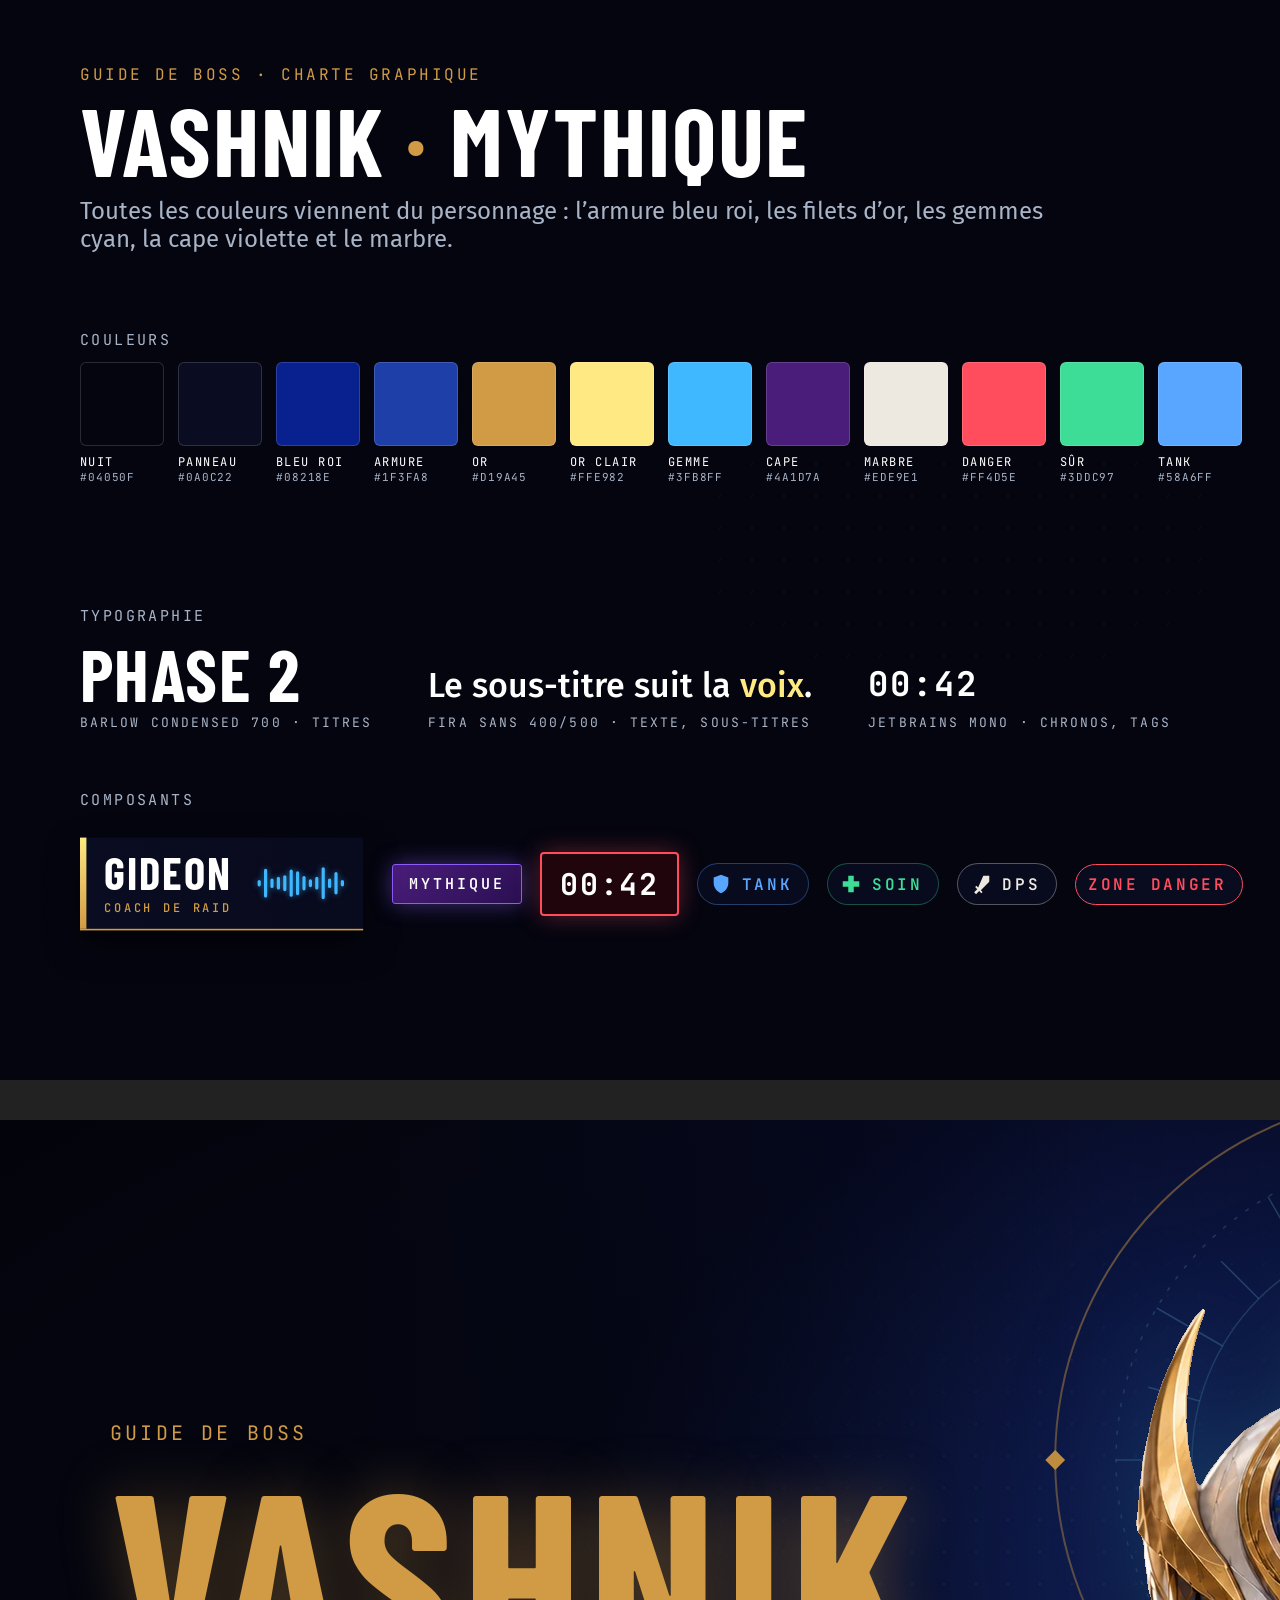
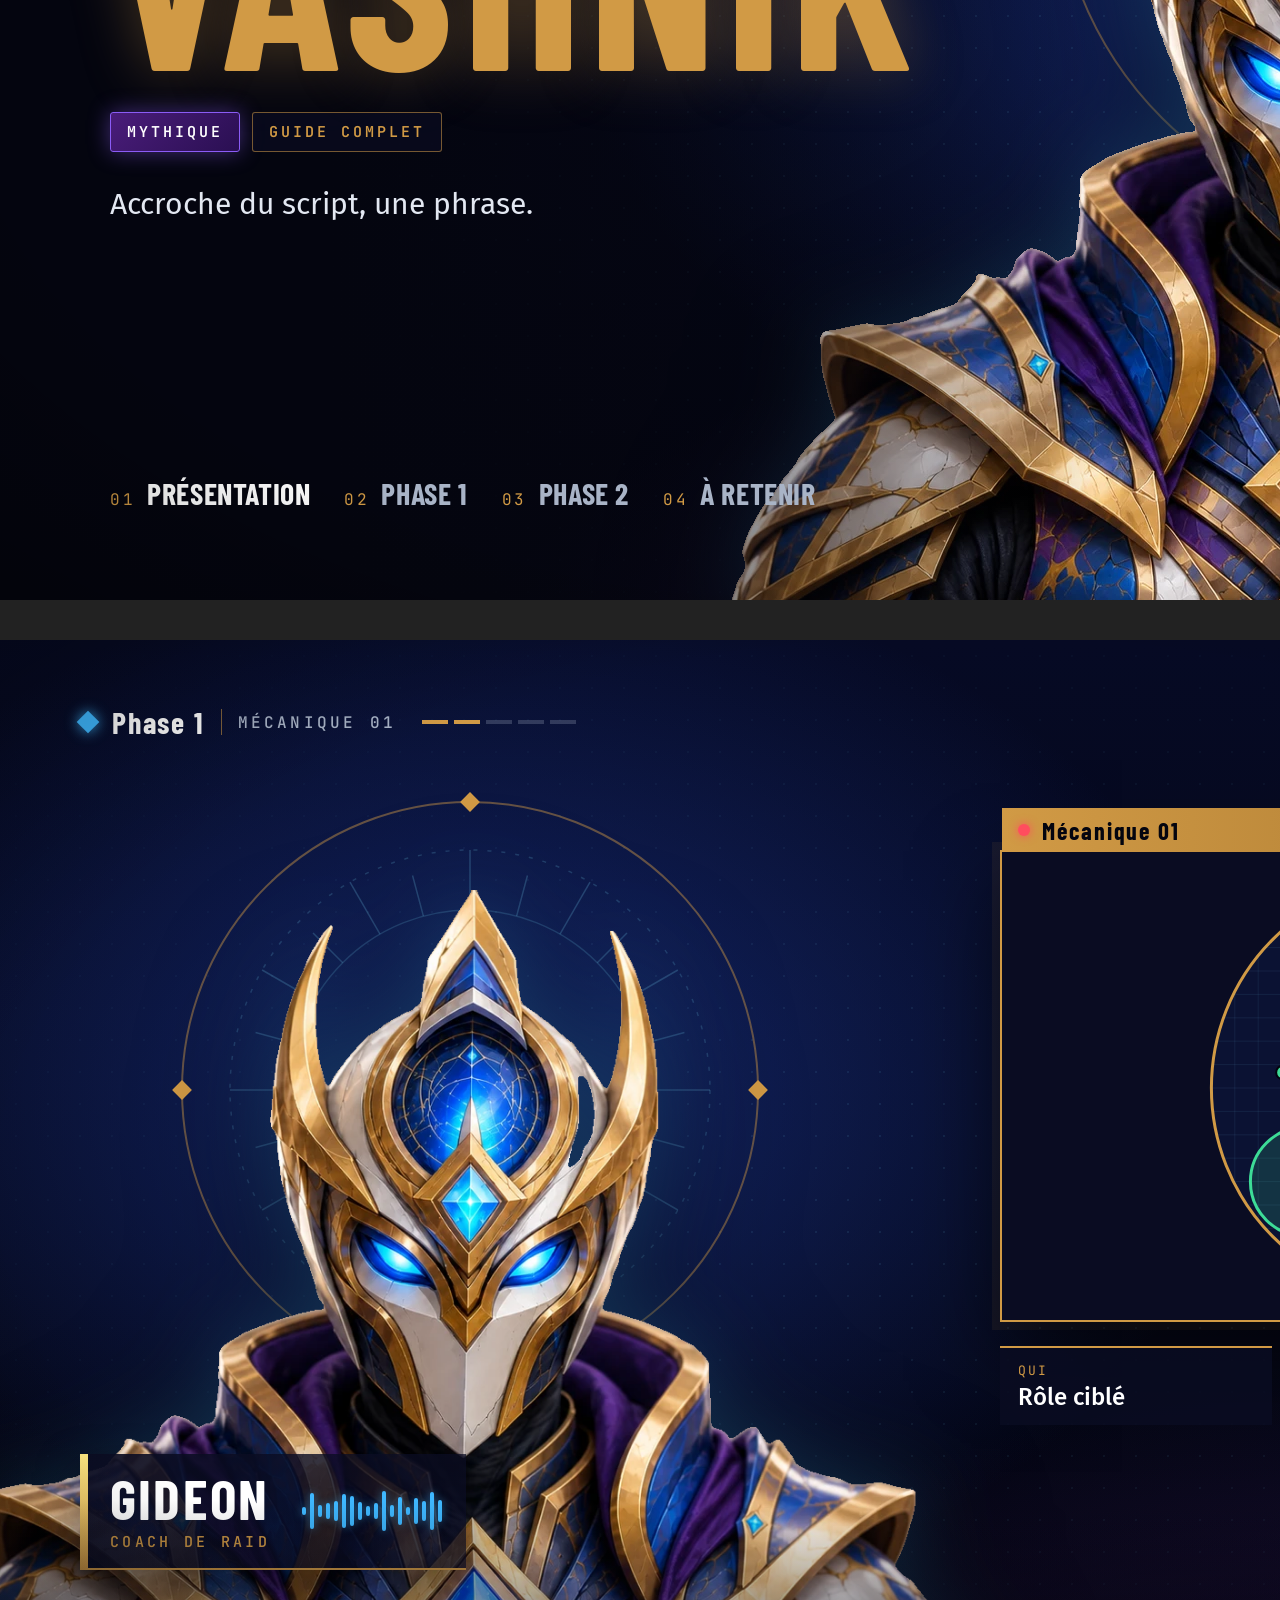
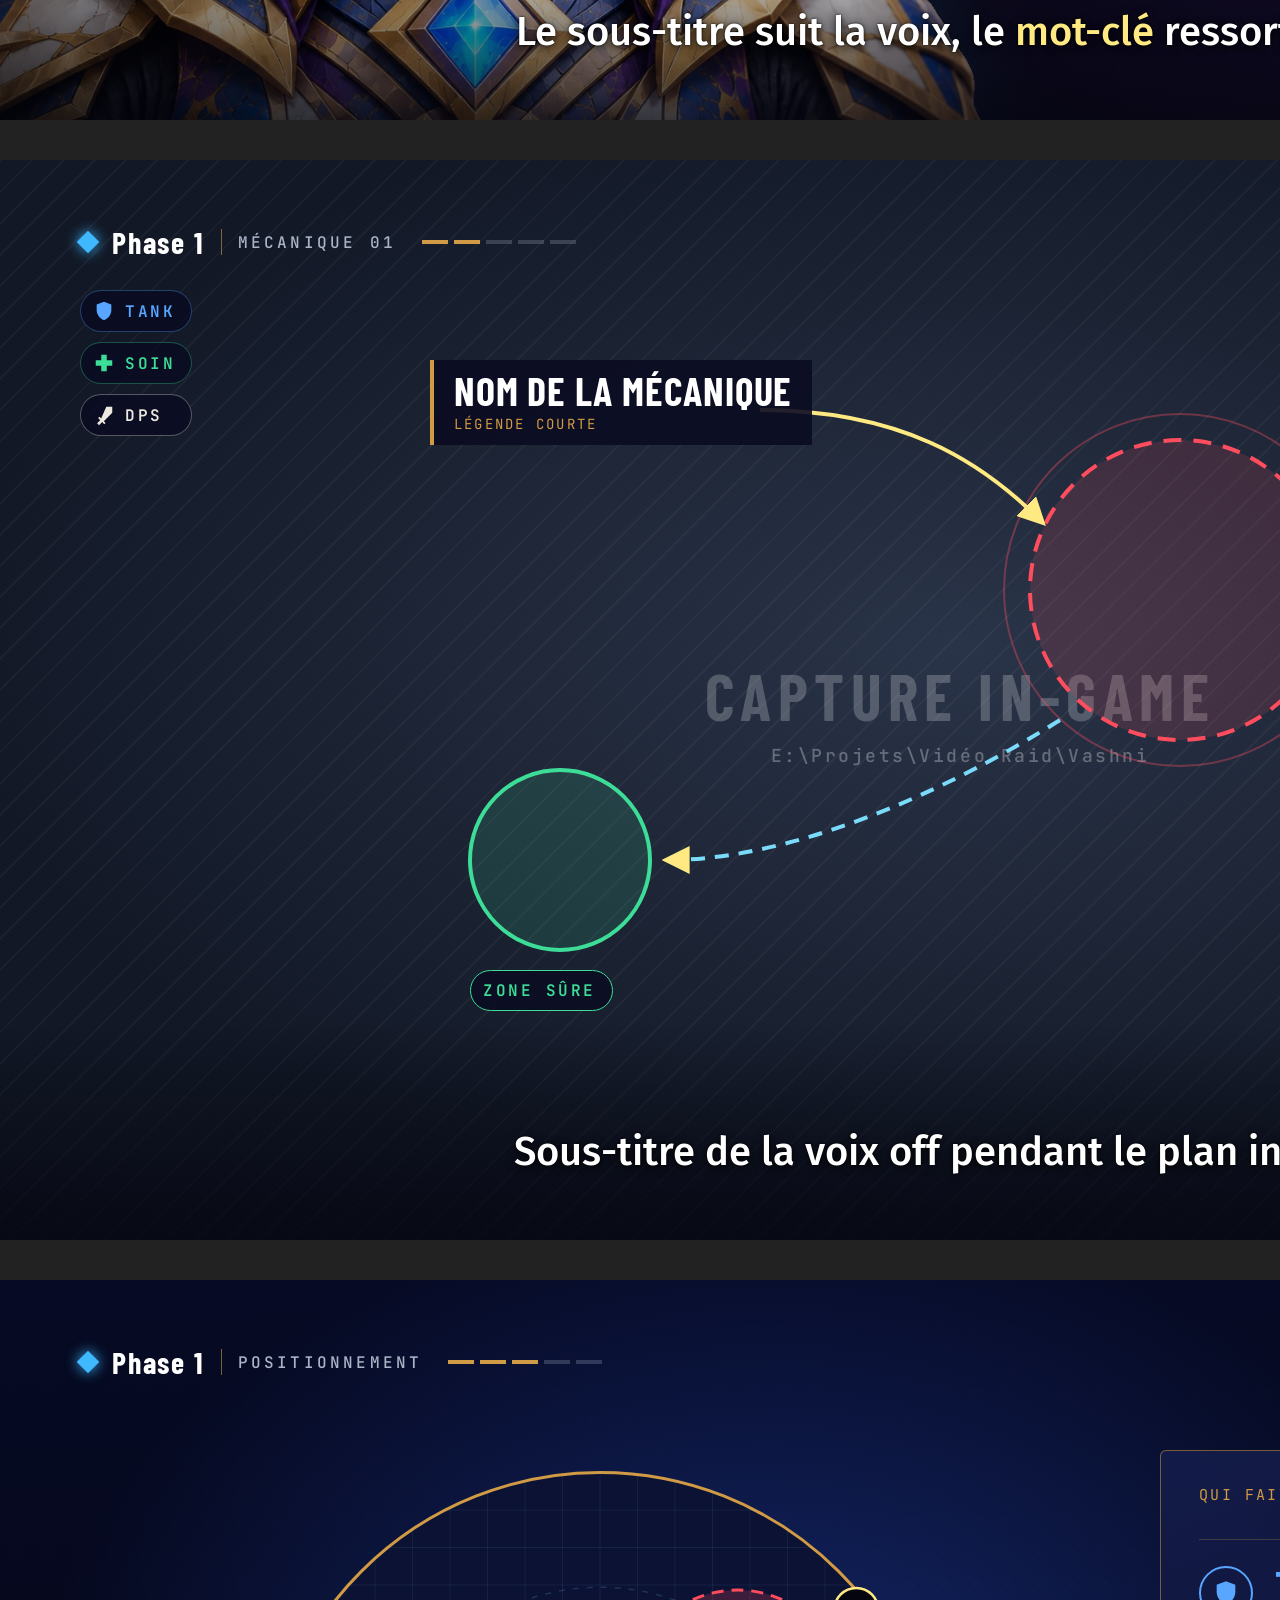
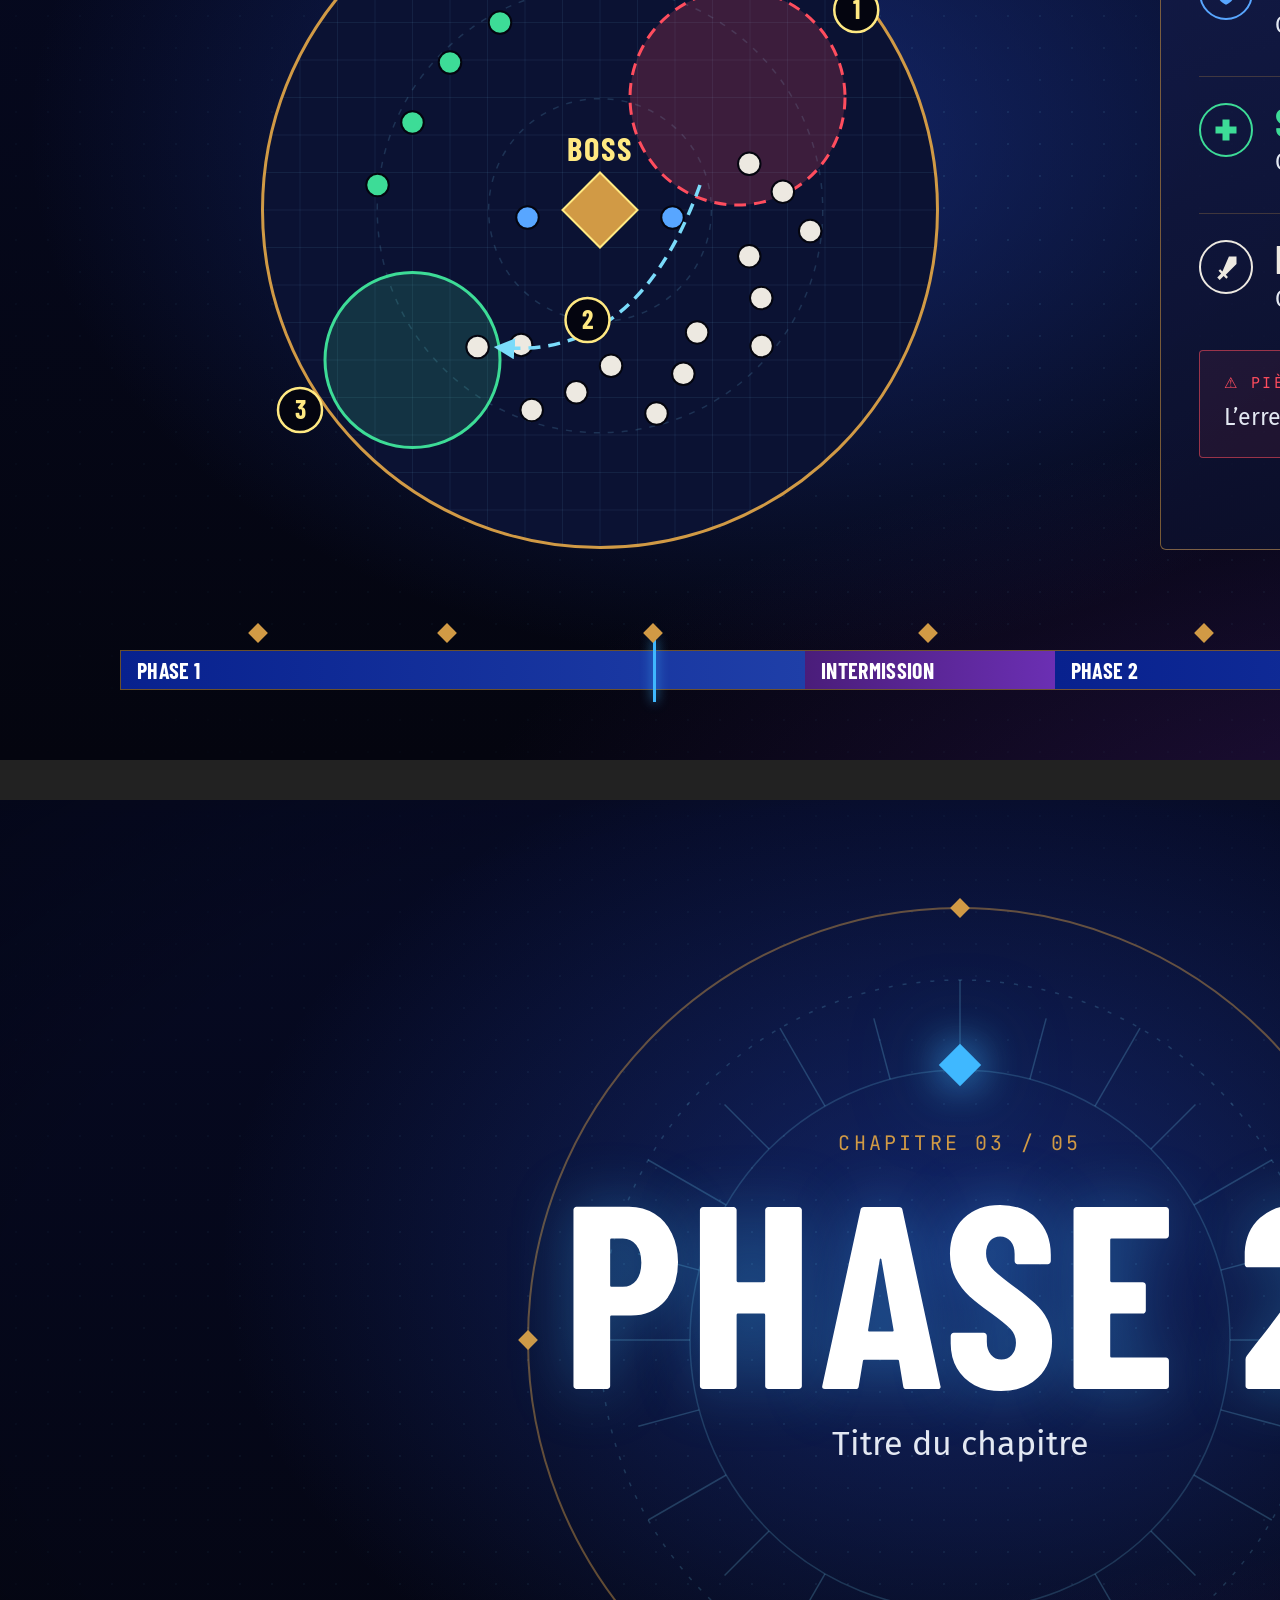
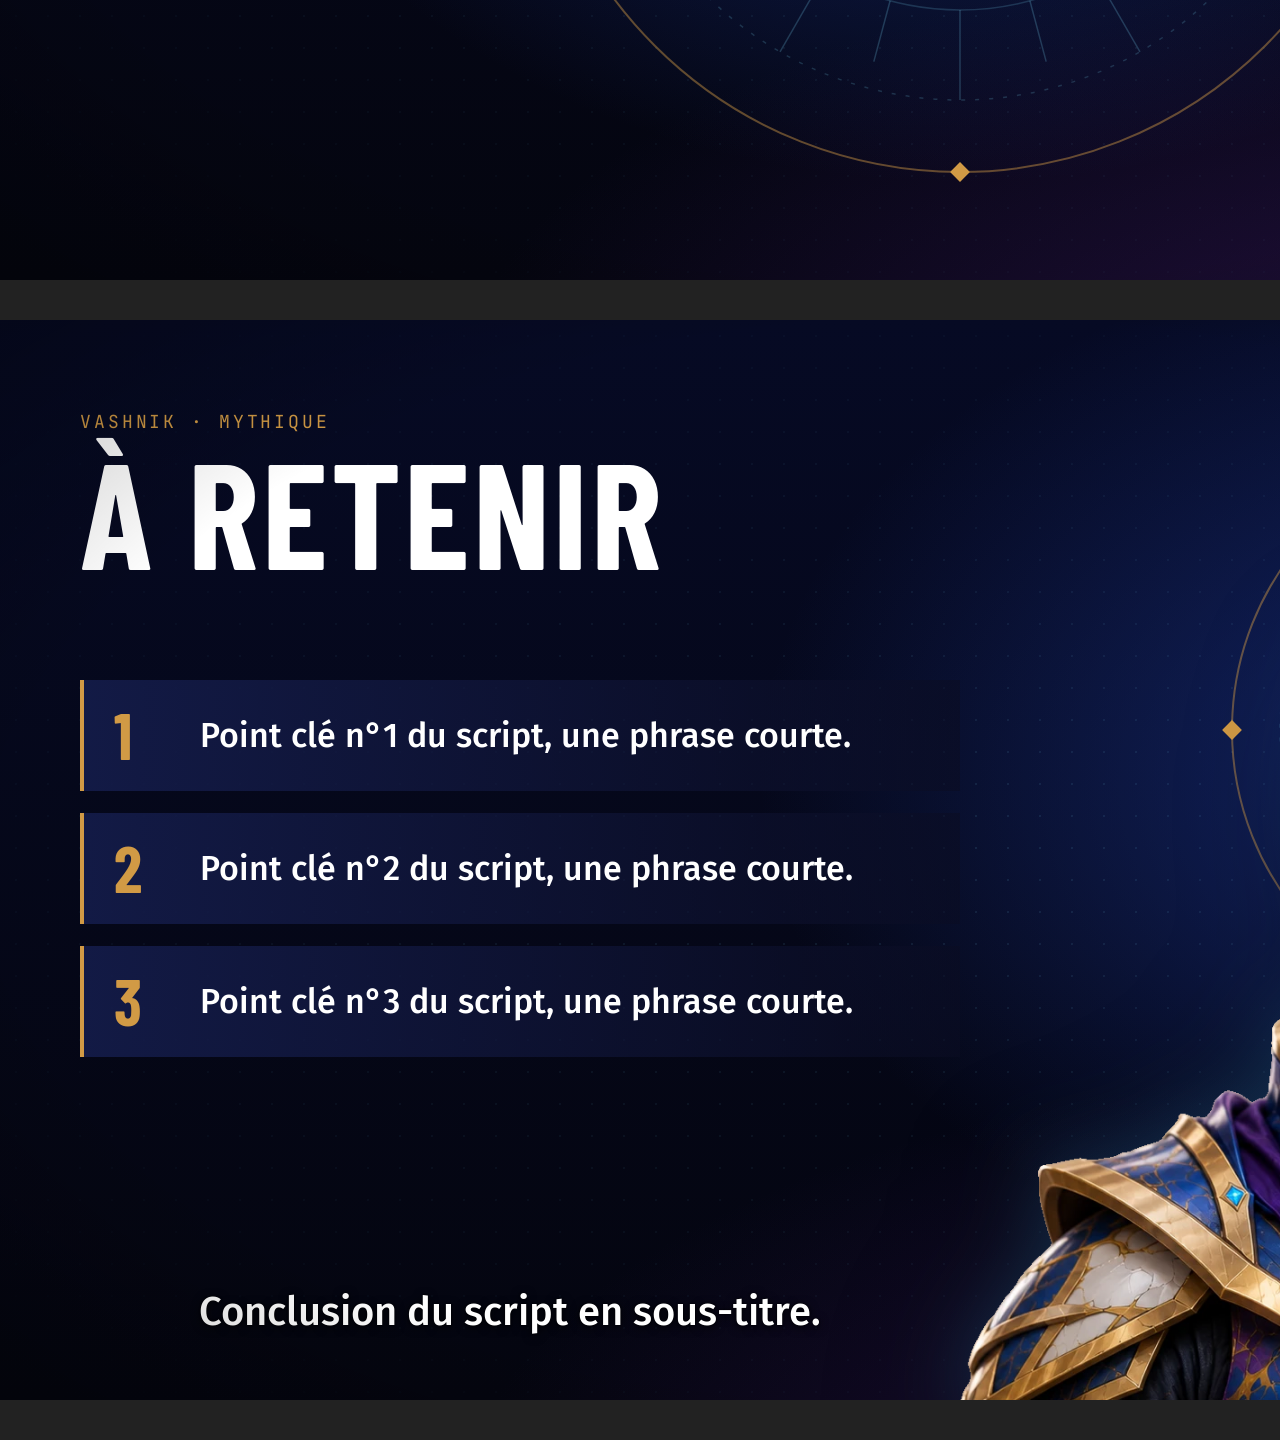
<file: dossier/sources/boards.html>
<!doctype html>
<html lang="fr">
<head>
<meta charset="utf-8">
<title>Guide Vashnik — planches</title>
<style>
@font-face { font-family: "Barlow Condensed"; src: url(../../production/vashnik-express/assets/fonts/barlow-condensed-700.woff2) format("woff2"); font-weight: 700; }
@font-face { font-family: "Fira Sans"; src: url(../../production/vashnik-express/assets/fonts/fira-sans-400.woff2) format("woff2"); font-weight: 400; }
@font-face { font-family: "Fira Sans"; src: url(../../production/vashnik-express/assets/fonts/fira-sans-500.woff2) format("woff2"); font-weight: 500; }
@font-face { font-family: "JetBrains Mono"; src: url(../../production/vashnik-express/assets/fonts/jetbrains-mono.woff2) format("woff2"); font-weight: 100 800; }

:root {
  /* pris sur le personnage : armure, filets, gemmes, cape, marbre */
  --night: #04050F; --panel: #0A0C22; --deep: #0B1233; --royal: #08218E; --armor: #1F3FA8;
  --gold: #D19A45; --gold-hi: #FFE982; --cyan: #3FB8FF; --cyan-soft: #7ADBFA;
  --violet: #4A1D7A; --violet-hi: #8B5CF6; --marble: #EDE9E1; --muted: #A9B4C7;
  /* sémantique des mécaniques */
  --danger: #FF4D5E; --safe: #3DDC97; --tank: #58A6FF; --heal: #3DDC97; --dps: #EDE9E1;
  --title: "Barlow Condensed", sans-serif; --body: "Fira Sans", sans-serif; --mono: "JetBrains Mono", monospace;
}
* { box-sizing: border-box; margin: 0; padding: 0; }
body { background: #222; font-family: var(--body); color: #fff; }
.frame { position: relative; width: 1920px; height: 1080px; overflow: hidden; background: var(--night); margin-bottom: 40px; }
.abs { position: absolute; }
.t { font-family: var(--title); font-weight: 700; text-transform: uppercase; letter-spacing: .02em; line-height: .92; }
.m { font-family: var(--mono); letter-spacing: .16em; text-transform: uppercase; }
.gold { color: var(--gold); } .goldhi { color: var(--gold-hi); } .cyan { color: var(--cyan-soft); }

/* studio : nuit → bleu roi, anneau arcanique, poussière dorée */
.studio { position: absolute; inset: 0; background:
  radial-gradient(ellipse 55% 70% at var(--hx, 32%) 42%, rgba(31,63,168,.55), transparent 70%),
  radial-gradient(ellipse 80% 60% at 80% 110%, rgba(74,29,122,.45), transparent 70%),
  linear-gradient(180deg, #060A24, var(--night)); }
.dots { position: absolute; inset: 0; background-image: radial-gradient(rgba(122,219,250,.10) 1.2px, transparent 1.4px); background-size: 32px 32px; mask-image: radial-gradient(ellipse 70% 70% at 50% 50%, #000, transparent); }
.vign { position: absolute; inset: 0; background: radial-gradient(ellipse 90% 90% at 50% 50%, transparent 55%, rgba(0,0,0,.55)); pointer-events: none; }
.bokeh i { position: absolute; border-radius: 50%; filter: blur(6px); }
.char { position: absolute; filter: drop-shadow(0 0 40px rgba(63,184,255,.22)) drop-shadow(0 30px 60px rgba(0,0,0,.6)); }
.tag { position: absolute; right: 24px; bottom: 16px; font: 500 12px var(--mono); letter-spacing: .18em; color: rgba(255,255,255,.55); background: rgba(4,5,15,.75); padding: 5px 10px; border-radius: 3px; z-index: 20; }

/* composants */
.chapter { position: absolute; left: 80px; top: 64px; display: flex; align-items: center; gap: 16px; }
.chapter .dia { width: 16px; height: 16px; transform: rotate(45deg); background: var(--cyan); box-shadow: 0 0 14px var(--cyan); }
.chapter .a { font: 700 30px var(--title); letter-spacing: .06em; }
.chapter .sep { width: 1px; height: 26px; background: rgba(209,154,69,.6); }
.chapter .b { font: 500 16px var(--mono); letter-spacing: .2em; color: var(--muted); }
.prog { display: flex; gap: 6px; margin-left: 10px; } .prog i { width: 26px; height: 4px; background: rgba(169,180,199,.25); } .prog i.on { background: var(--gold); }
.badge { position: absolute; right: 80px; top: 60px; display: flex; gap: 10px; align-items: center; }
.pill { font: 600 15px var(--mono); letter-spacing: .2em; padding: 9px 16px; border-radius: 3px; border: 1px solid rgba(209,154,69,.55); color: var(--gold); background: rgba(10,12,34,.7); }
.pill.myth { color: #fff; border-color: var(--violet-hi); background: linear-gradient(135deg, var(--violet), #2A0F52); box-shadow: 0 0 22px rgba(139,92,246,.45); }

.lower { position: absolute; left: 80px; bottom: 150px; display: flex; align-items: stretch; background: linear-gradient(90deg, rgba(10,12,34,.94), rgba(10,12,34,.75)); border-bottom: 2px solid var(--gold); box-shadow: 0 18px 40px rgba(0,0,0,.5); }
.lower .bar { width: 8px; background: linear-gradient(var(--gold-hi), var(--gold)); }
.lower .txt { padding: 16px 26px 16px 22px; }
.lower .n { font: 700 56px var(--title); letter-spacing: .04em; line-height: 1; }
.lower .r { font: 500 15px var(--mono); letter-spacing: .22em; color: var(--gold); margin-top: 6px; }
.lower .wave { display: flex; align-items: center; gap: 4px; padding: 0 24px 0 6px; }
.lower .wave i { width: 4px; border-radius: 2px; background: var(--cyan); box-shadow: 0 0 8px rgba(63,184,255,.6); }

.caption { position: absolute; left: 0; right: 0; bottom: 64px; text-align: center; font: 500 40px var(--body); text-shadow: 0 2px 10px rgba(0,0,0,.9), 0 0 2px #000; }
.caption b { font-weight: 500; color: var(--gold-hi); }

.tv { position: absolute; border: 2px solid var(--gold); background: var(--panel); box-shadow: 0 30px 80px rgba(0,0,0,.6), 0 0 0 8px rgba(209,154,69,.08); }
.tv .head { position: absolute; left: 0; right: 0; top: -44px; height: 44px; display: flex; align-items: center; gap: 12px; padding: 0 16px; background: linear-gradient(90deg, var(--gold), #9C6E2B); color: var(--night); font: 700 24px var(--title); letter-spacing: .08em; }
.tv .head .live { width: 12px; height: 12px; border-radius: 50%; background: var(--danger); box-shadow: 0 0 10px var(--danger); }
.tv .head .r { margin-left: auto; font: 600 14px var(--mono); letter-spacing: .18em; }
.corner { position: absolute; width: 26px; height: 26px; border-color: var(--gold-hi); border-style: solid; }

.ingame { position: absolute; inset: 0; background:
  repeating-linear-gradient(135deg, rgba(255,255,255,.035) 0 2px, transparent 2px 22px),
  radial-gradient(ellipse 70% 70% at 50% 45%, #2A3448, #121826 75%); }
.ingame .lab { position: absolute; left: 0; right: 0; top: 46%; text-align: center; }
.ingame .lab .a { font: 700 64px var(--title); letter-spacing: .1em; color: rgba(255,255,255,.22); }
.ingame .lab .b { font: 500 18px var(--mono); letter-spacing: .14em; color: rgba(255,255,255,.3); margin-top: 10px; text-transform: none; }

.chip { display: inline-flex; align-items: center; gap: 10px; padding: 9px 16px 9px 12px; border-radius: 999px; background: rgba(10,12,34,.85); border: 1px solid rgba(255,255,255,.18); font: 600 16px var(--mono); letter-spacing: .16em; }
.chip svg { width: 22px; height: 22px; }
.timer { font: 700 30px var(--mono); letter-spacing: .06em; padding: 10px 18px; border: 2px solid var(--danger); color: #fff; background: rgba(40,6,12,.8); border-radius: 4px; box-shadow: 0 0 24px rgba(255,77,94,.35); }

.card { position: absolute; background: linear-gradient(160deg, rgba(20,28,74,.92), rgba(10,12,34,.92)); border: 1px solid rgba(209,154,69,.55); border-radius: 6px; }
.dia-b { display: inline-block; width: 12px; height: 12px; transform: rotate(45deg); background: var(--gold); margin-right: 16px; vertical-align: middle; }
</style>
</head>
<body>

<!-- ─────────────── 00 · CHARTE ─────────────── -->
<section class="frame" id="f0" style="background:var(--night)">
  <div class="dots" style="opacity:.6"></div>
  <div class="abs" style="left:80px;top:64px">
    <div class="m gold" style="font-size:16px">GUIDE DE BOSS · CHARTE GRAPHIQUE</div>
    <div class="t" style="font-size:96px;margin-top:10px">Vashnik <span class="gold">·</span> Mythique</div>
    <div style="font:400 24px var(--body);color:var(--muted);margin-top:14px;max-width:1000px">Toutes les couleurs viennent du personnage : l’armure bleu roi, les filets d’or, les gemmes cyan, la cape violette et le marbre.</div>
  </div>
  <img class="abs" src="detourages/gideon-portrait-9x16.png" style="right:40px;top:40px;height:600px;filter:drop-shadow(0 0 40px rgba(63,184,255,.25));-webkit-mask-image:linear-gradient(90deg,transparent,#000 14%,#000 86%,transparent),linear-gradient(#000 78%,transparent);-webkit-mask-composite:source-in;mask-composite:intersect">
  <!-- couleurs -->
  <div class="abs m" style="left:80px;top:330px;font-size:15px;color:var(--muted)">COULEURS</div>
  <div class="abs" id="sw" style="left:80px;top:362px;display:flex;gap:14px;flex-wrap:wrap;width:1180px"></div>
  <!-- typo -->
  <div class="abs m" style="left:80px;top:606px;font-size:15px;color:var(--muted)">TYPOGRAPHIE</div>
  <div class="abs" style="left:80px;top:640px;display:flex;gap:56px;align-items:flex-end">
    <div><div class="t" style="font-size:72px">Phase 2</div><div class="m" style="font-size:13px;color:var(--muted);margin-top:8px">BARLOW CONDENSED 700 · TITRES</div></div>
    <div><div style="font:500 34px var(--body)">Le sous-titre suit la <span class="goldhi">voix</span>.</div><div class="m" style="font-size:13px;color:var(--muted);margin-top:8px">FIRA SANS 400/500 · TEXTE, SOUS-TITRES</div></div>
    <div><div style="font:700 34px var(--mono);letter-spacing:.06em">00:42</div><div class="m" style="font-size:13px;color:var(--muted);margin-top:8px">JETBRAINS MONO · CHRONOS, TAGS</div></div>
  </div>
  <!-- composants -->
  <div class="abs m" style="left:80px;top:790px;font-size:15px;color:var(--muted)">COMPOSANTS</div>
  <div class="abs" style="left:80px;top:826px;display:flex;gap:18px;align-items:center;flex-wrap:wrap;width:1760px" id="comp"></div>
  <!-- motion -->
  <div class="card" style="left:1300px;top:660px;width:540px;height:340px;padding:26px 30px">
    <div class="m gold" style="font-size:15px;margin-bottom:14px">ANIMATION</div>
    <div id="motion" style="font:400 19px/1.5 var(--body);color:#E3E8F2"></div>
  </div>
  <div class="tag">PLANCHE 00 · CHARTE</div>
</section>

<!-- ─────────────── 01 · OUVERTURE ─────────────── -->
<section class="frame" id="f1">
  <div class="studio" style="--hx:68%"></div><div class="dots"></div>
  <svg class="abs ring" style="left:1040px;top:-40px" width="760" height="760" data-ring="1"></svg>
  <img class="char" src="../../production/vashnik-express/assets/img/gideon.png" style="left:520px;top:150px;width:1672px">
  <div class="abs" style="left:0;top:0;width:1100px;height:1080px;background:linear-gradient(90deg,var(--night) 30%,transparent)"></div>
  <div class="abs" style="left:110px;top:300px">
    <div class="m gold" style="font-size:20px">GUIDE DE BOSS</div>
    <div class="t" style="font-size:250px;margin-top:10px;color:var(--gold);text-shadow:0 0 60px rgba(209,154,69,.35);letter-spacing:.03em">Vashnik</div>
    <div style="display:flex;gap:12px;margin-top:26px"><span class="pill myth">MYTHIQUE</span><span class="pill">GUIDE COMPLET</span></div>
    <div style="font:400 30px var(--body);color:#E3E8F2;margin-top:34px;max-width:720px">Accroche du script, une phrase.</div>
  </div>
  <div class="abs" style="left:110px;bottom:90px;display:flex;gap:34px" id="toc"></div>
  <div class="vign"></div>
  <div class="tag">PLANCHE 01 · OUVERTURE · TEXTES PROVISOIRES</div>
</section>

<!-- ─────────────── 02 · PLAN CAMÉRA + ENCART ─────────────── -->
<section class="frame" id="f2">
  <div class="studio" style="--hx:26%"></div><div class="dots"></div>
  <svg class="abs ring" style="left:170px;top:150px" width="600" height="600" data-ring="1"></svg>
  <img class="char" src="../../production/vashnik-express/assets/img/gideon.png" style="left:-290px;top:250px;width:1520px">
  <div class="chapter"><div class="dia"></div><div class="a">Phase 1</div><div class="sep"></div><div class="b">MÉCANIQUE 01</div><div class="prog"><i class="on"></i><i class="on"></i><i></i><i></i><i></i></div></div>
  <div class="badge"><span class="pill">VASHNIK</span><span class="pill myth">MYTHIQUE</span></div>
  <div class="tv" style="left:1000px;top:210px;width:840px;height:472px">
    <div class="head"><span class="live"></span>Mécanique 01<span class="r">SCHÉMA</span></div>
    <svg class="arena" data-scale=".78" style="position:absolute;left:0;top:0" width="840" height="472"></svg>
  </div>
  <div class="abs" style="left:1000px;top:706px;width:840px;display:flex;gap:12px" id="fields"></div>
  <div class="lower"><div class="bar"></div><div class="txt"><div class="n">GIDEON</div><div class="r">COACH DE RAID</div></div><div class="wave" data-wave="18"></div></div>
  <div class="abs" style="left:0;right:0;bottom:0;height:220px;background:linear-gradient(transparent,rgba(4,5,15,.78))"></div>
  <div class="caption">Le sous-titre suit la voix, le <b>mot-clé</b> ressort en or.</div>
  <div class="vign"></div>
  <div class="tag">PLANCHE 02 · PLAN CAMÉRA + ENCART TÉLÉ · TEXTES PROVISOIRES</div>
</section>

<!-- ─────────────── 03 · PLAN IN-GAME + VIGNETTE ─────────────── -->
<section class="frame" id="f3">
  <div class="ingame"><div class="lab"><div class="a">CAPTURE IN-GAME</div><div class="b">E:\Projets\Vidéo Raid\Vashni</div></div></div>
  <svg class="abs" width="1920" height="1080" style="left:0;top:0">
    <defs><marker id="ah" viewBox="0 0 10 10" refX="7" refY="5" markerWidth="7" markerHeight="7" orient="auto"><path d="M0 0L10 5L0 10z" fill="#FFE982"/></marker></defs>
    <circle cx="1180" cy="430" r="150" fill="rgba(255,77,94,.14)" stroke="#FF4D5E" stroke-width="4" stroke-dasharray="18 12"/>
    <circle cx="1180" cy="430" r="176" fill="none" stroke="rgba(255,77,94,.35)" stroke-width="2"/>
    <path d="M760 250 C 900 250, 980 300, 1040 360" fill="none" stroke="#FFE982" stroke-width="4" marker-end="url(#ah)"/>
    <circle cx="560" cy="700" r="90" fill="rgba(61,220,151,.14)" stroke="#3DDC97" stroke-width="4"/>
    <path d="M1060 560 C 900 660, 760 700, 670 700" fill="none" stroke="#7ADBFA" stroke-width="4" stroke-dasharray="14 10" marker-end="url(#ah)"/>
  </svg>
  <div class="abs" style="left:430px;top:200px;background:rgba(10,12,34,.9);border-left:4px solid var(--gold);padding:12px 20px">
    <div class="t" style="font-size:40px">Nom de la mécanique</div><div class="m" style="font-size:14px;color:var(--gold);margin-top:6px">LÉGENDE COURTE</div>
  </div>
  <div class="abs" style="left:470px;top:810px"><span class="chip" style="border-color:var(--safe);color:var(--safe)">ZONE SÛRE</span></div>
  <div class="chapter"><div class="dia"></div><div class="a">Phase 1</div><div class="sep"></div><div class="b">MÉCANIQUE 01</div><div class="prog"><i class="on"></i><i class="on"></i><i></i><i></i><i></i></div></div>
  <div class="badge"><span class="timer">00:42</span></div>
  <div class="abs" style="left:80px;top:130px;display:flex;flex-direction:column;gap:10px" data-roles="1"></div>
  <!-- vignette présentateur -->
  <div class="abs" style="right:80px;bottom:150px;width:360px;height:360px;border:2px solid var(--gold);background:radial-gradient(ellipse at 50% 40%,#1F3FA8,#060A24 75%);overflow:hidden;box-shadow:0 20px 60px rgba(0,0,0,.6),0 0 30px rgba(63,184,255,.2)">
    <img src="../../production/vashnik-express/assets/img/gideon.png" style="position:absolute;left:-270px;top:8px;width:900px">
    <div class="abs" style="left:0;right:0;bottom:0;height:44px;background:rgba(10,12,34,.9);display:flex;align-items:center;gap:10px;padding:0 14px"><span class="t" style="font-size:24px">GIDEON</span><div class="wave" data-wave="10" style="display:flex;gap:3px;align-items:center;margin-left:auto"></div></div>
  </div>
  <div class="abs" style="left:0;right:0;bottom:0;height:220px;background:linear-gradient(transparent,rgba(4,5,15,.78))"></div>
  <div class="caption">Sous-titre de la voix off pendant le plan in-game.</div>
  <div class="tag">PLANCHE 03 · PLAN IN-GAME + VIGNETTE · TEXTES PROVISOIRES</div>
</section>

<!-- ─────────────── 04 · SCHÉMA TACTIQUE ─────────────── -->
<section class="frame" id="f4">
  <div class="studio" style="--hx:40%"></div><div class="dots"></div>
  <div class="chapter"><div class="dia"></div><div class="a">Phase 1</div><div class="sep"></div><div class="b">POSITIONNEMENT</div><div class="prog"><i class="on"></i><i class="on"></i><i class="on"></i><i></i><i></i></div></div>
  <div class="badge"><span class="pill">VASHNIK</span><span class="pill myth">MYTHIQUE</span></div>
  <svg class="arena" data-scale="1.25" data-steps="1" style="position:absolute;left:120px;top:150px" width="960" height="760"></svg>
  <div class="card" style="left:1160px;top:170px;width:680px;height:700px;padding:34px 38px">
    <div class="m gold" style="font-size:15px">QUI FAIT QUOI</div>
    <div id="roles4"></div>
  </div>
  <div class="abs" style="left:120px;right:80px;bottom:70px" id="tl"></div>
  <div class="tag">PLANCHE 04 · SCHÉMA TACTIQUE · TEXTES PROVISOIRES</div>
</section>

<!-- ─────────────── 05 · CARTON DE CHAPITRE ─────────────── -->
<section class="frame" id="f5">
  <div class="studio" style="--hx:50%"></div><div class="dots"></div>
  <svg class="abs ring" style="left:510px;top:90px" width="900" height="900" data-ring="1"></svg>
  <div class="abs" style="left:945px;top:250px;width:30px;height:30px;transform:rotate(45deg);background:var(--cyan);box-shadow:0 0 40px var(--cyan),0 0 90px rgba(63,184,255,.6)"></div>
  <div class="abs" style="left:0;right:0;top:330px;text-align:center">
    <div class="m gold" style="font-size:20px">CHAPITRE 03 / 05</div>
    <div class="t" style="font-size:260px;margin-top:10px;text-shadow:0 0 60px rgba(63,184,255,.35)">Phase 2</div>
    <div style="font:400 34px var(--body);color:#E3E8F2;margin-top:18px">Titre du chapitre</div>
  </div>
  <div class="vign"></div>
  <div class="tag">PLANCHE 05 · CARTON DE CHAPITRE · TEXTES PROVISOIRES</div>
</section>

<!-- ─────────────── 06 · À RETENIR ─────────────── -->
<section class="frame" id="f6">
  <div class="studio" style="--hx:78%"></div><div class="dots"></div>
  <svg class="abs ring" style="left:1220px;top:110px" width="600" height="600" data-ring="1"></svg>
  <img class="char" src="../../production/vashnik-express/assets/img/gideon.png" style="left:768px;top:250px;width:1505px">
  <div class="abs" style="left:80px;top:90px">
    <div class="m gold" style="font-size:18px">VASHNIK · MYTHIQUE</div>
    <div class="t" style="font-size:150px;margin-top:8px">À retenir</div>
  </div>
  <div class="abs" style="left:80px;top:360px;display:flex;flex-direction:column;gap:22px" id="recap"></div>
  <div class="caption" style="right:900px">Conclusion du script en sous-titre.</div>
  <div class="vign"></div>
  <div class="tag">PLANCHE 06 · À RETENIR · TEXTES PROVISOIRES</div>
</section>

<script>
const NS = 'http://www.w3.org/2000/svg'
const S = (tag, attrs, parent) => { const e = document.createElementNS(NS, tag); for (const k in attrs) e.setAttribute(k, attrs[k]); parent && parent.appendChild(e); return e }
const ICON = {
  tank: 'M12 2l8 3v6c0 5-3.4 9.3-8 11-4.6-1.7-8-6-8-11V5z',
  heal: 'M9 3h6v6h6v6h-6v6H9v-6H3V9h6z',
  dps: 'M14.5 3L21 3l0 6.5-9.2 9.2 1.9 1.9-1.4 1.4-2.3-2.3-3.4 3.4-2.1-2.1 3.4-3.4-2.3-2.3 1.4-1.4 1.9 1.9z',
}
const COL = { tank: '#58A6FF', heal: '#3DDC97', dps: '#EDE9E1' }
const icon = (k, c = COL[k]) => `<svg viewBox="0 0 24 24"><path d="${ICON[k]}" fill="${c}"/></svg>`
const chip = (k, label) => `<span class="chip" style="color:${COL[k]};border-color:${COL[k]}55">${icon(k)}${label}</span>`

// anneau arcanique (repris du cercle gravé sur le casque)
document.querySelectorAll('[data-ring]').forEach(svg => {
  const w = +svg.getAttribute('width'), c = w / 2
  const g = S('g', { fill: 'none' }, svg)
  ;[0.48, 0.40, 0.30].forEach((r, i) => S('circle', { cx: c, cy: c, r: w * r, stroke: i ? 'rgba(122,219,250,.18)' : 'rgba(209,154,69,.45)', 'stroke-width': i ? 1.5 : 2, 'stroke-dasharray': i === 1 ? '4 10' : 'none' }, g))
  for (let k = 0; k < 24; k++) {
    const a = k / 24 * Math.PI * 2, r0 = w * 0.30, r1 = w * (k % 2 ? 0.37 : 0.40)
    S('line', { x1: c + Math.cos(a) * r0, y1: c + Math.sin(a) * r0, x2: c + Math.cos(a) * r1, y2: c + Math.sin(a) * r1, stroke: 'rgba(122,219,250,.22)', 'stroke-width': 1.5 }, g)
  }
  for (let k = 0; k < 4; k++) {
    const a = k / 4 * Math.PI * 2 - Math.PI / 2, x = c + Math.cos(a) * w * 0.48, y = c + Math.sin(a) * w * 0.48
    S('rect', { x: x - 7, y: y - 7, width: 14, height: 14, fill: '#D19A45', transform: `rotate(45 ${x} ${y})` }, g)
  }
})

// onde de voix : les yeux et les gemmes suivent l'amplitude
document.querySelectorAll('[data-wave]').forEach(el => {
  const n = +el.dataset.wave
  for (let i = 0; i < n; i++) { const h = 8 + Math.abs(Math.sin(i * 1.7) * Math.cos(i * 0.6)) * 34; const b = document.createElement('i'); b.style.cssText = `display:block;width:4px;border-radius:2px;background:#3FB8FF;box-shadow:0 0 8px rgba(63,184,255,.6);height:${h}px`; el.appendChild(b) }
})

// schéma d'arène générique (exemple de composant, pas les vraies mécaniques)
document.querySelectorAll('svg.arena').forEach(svg => {
  const W = +svg.getAttribute('width'), H = +svg.getAttribute('height'), sc = +svg.dataset.scale
  const cx = W / 2, cy = H / 2, R = 270 * sc
  const defs = S('defs', {}, svg)
  const m = S('marker', { id: 'a' + W, viewBox: '0 0 10 10', refX: 7, refY: 5, markerWidth: 6, markerHeight: 6, orient: 'auto' }, defs); S('path', { d: 'M0 0L10 5L0 10z', fill: '#7ADBFA' }, m)
  const cp = S('clipPath', { id: 'c' + W }, defs); S('circle', { cx, cy, r: R }, cp)
  S('circle', { cx, cy, r: R, fill: '#0B1233', stroke: '#D19A45', 'stroke-width': 3 }, svg)
  const grid = S('g', { 'clip-path': `url(#c${W})`, stroke: 'rgba(122,219,250,.08)', 'stroke-width': 1 }, svg)
  for (let x = cx - R; x <= cx + R; x += 30 * sc) S('line', { x1: x, y1: cy - R, x2: x, y2: cy + R }, grid)
  for (let y = cy - R; y <= cy + R; y += 30 * sc) S('line', { x1: cx - R, y1: y, x2: cx + R, y2: y }, grid)
  ;[0.66, 0.33].forEach(f => S('circle', { cx, cy, r: R * f, fill: 'none', stroke: 'rgba(122,219,250,.16)', 'stroke-width': 1.5, 'stroke-dasharray': '6 8' }, svg))
  // zone dangereuse / zone sûre
  const dx = cx + 110 * sc, dy = cy - 90 * sc
  S('circle', { cx: dx, cy: dy, r: 86 * sc, fill: 'rgba(255,77,94,.2)', stroke: '#FF4D5E', 'stroke-width': 3, 'stroke-dasharray': '12 8' }, svg)
  const sx = cx - 150 * sc, sy = cy + 120 * sc
  S('circle', { cx: sx, cy: sy, r: 70 * sc, fill: 'rgba(61,220,151,.16)', stroke: '#3DDC97', 'stroke-width': 3 }, svg)
  // raid
  const P = []
  P.push(['tank', cx - 58 * sc, cy + 6 * sc], ['tank', cx + 58 * sc, cy + 6 * sc])
  ;[[-150, -70], [-120, -118], [-178, -20], [-80, -150]].forEach(([x, y]) => P.push(['heal', cx + x * sc, cy + y * sc]))
  for (let i = 0; i < 14; i++) { const a = -0.3 + i / 13 * 2.6, r = (125 + (i % 3) * 22) * sc; P.push(['dps', cx + Math.cos(a) * r, cy + Math.sin(a) * r]) }
  P.forEach(([k, x, y]) => { S('circle', { cx: x, cy: y, r: 9 * sc, fill: COL[k], stroke: '#04050F', 'stroke-width': 2 }, svg) })
  // boss
  const b = 30 * sc
  S('polygon', { points: `${cx},${cy - b} ${cx + b},${cy} ${cx},${cy + b} ${cx - b},${cy}`, fill: '#D19A45', stroke: '#FFE982', 'stroke-width': 2 }, svg)
  const t = S('text', { x: cx, y: cy - b - 12, 'text-anchor': 'middle', fill: '#FFE982', 'font-family': 'Barlow Condensed', 'font-weight': 700, 'font-size': 26 * sc, 'letter-spacing': 2 }, svg); t.textContent = 'BOSS'
  // déplacement
  S('path', { d: `M${dx - 30 * sc} ${dy + 70 * sc} Q ${cx + 30 * sc} ${cy + 120 * sc} ${sx + 70 * sc} ${sy - 10 * sc}`, fill: 'none', stroke: '#7ADBFA', 'stroke-width': 3.5, 'stroke-dasharray': '12 8', 'marker-end': `url(#a${W})` }, svg)
  if (svg.dataset.steps) [[dx + 95 * sc, dy - 70 * sc, 1], [cx - 10 * sc, cy + 88 * sc, 2], [sx - 90 * sc, sy + 40 * sc, 3]].forEach(([x, y, n]) => {
    S('circle', { cx: x, cy: y, r: 22, fill: '#04050F', stroke: '#FFE982', 'stroke-width': 2.5 }, svg)
    const s = S('text', { x, y: y + 9, 'text-anchor': 'middle', fill: '#FFE982', 'font-family': 'Barlow Condensed', 'font-weight': 700, 'font-size': 26 }, svg); s.textContent = n
  })
})

// planche 00
const SW = [['NUIT', '#04050F'], ['PANNEAU', '#0A0C22'], ['BLEU ROI', '#08218E'], ['ARMURE', '#1F3FA8'], ['OR', '#D19A45'], ['OR CLAIR', '#FFE982'], ['GEMME', '#3FB8FF'], ['CAPE', '#4A1D7A'], ['MARBRE', '#EDE9E1'], ['DANGER', '#FF4D5E'], ['SÛR', '#3DDC97'], ['TANK', '#58A6FF']]
document.getElementById('sw').innerHTML = SW.map(([n, c]) => `<div style="width:84px"><div style="height:84px;border-radius:6px;background:${c};border:1px solid rgba(255,255,255,.15)"></div><div class="m" style="font-size:12px;margin-top:8px;color:#fff;letter-spacing:.12em">${n}</div><div class="m" style="font-size:11px;color:var(--muted);letter-spacing:.08em">${c}</div></div>`).join('')
document.getElementById('comp').innerHTML = `
  <div class="lower" style="position:relative;left:0;bottom:0;transform:scale(.8);transform-origin:0 50%;margin-right:-60px"><div class="bar"></div><div class="txt"><div class="n">GIDEON</div><div class="r">COACH DE RAID</div></div><div class="wave" data-w2="1"></div></div>
  <span class="pill myth">MYTHIQUE</span><span class="timer">00:42</span>
  ${chip('tank', 'TANK')}${chip('heal', 'SOIN')}${chip('dps', 'DPS')}
  <span class="chip" style="border-color:var(--danger);color:var(--danger)">ZONE DANGER</span>`
const w2 = document.querySelector('[data-w2]'); for (let i = 0; i < 14; i++) { const b = document.createElement('i'); b.style.height = 8 + Math.abs(Math.sin(i * 1.7) * Math.cos(i * 0.6)) * 34 + 'px'; w2.appendChild(b) }
document.getElementById('motion').innerHTML = [
  'Casque sans bouche : pas de synchro labiale. Les yeux et les gemmes <b class="cyan">s’illuminent avec la voix</b>.',
  'Respiration lente, léger balancement, cape qui ondule.',
  'Transitions : l’anneau du casque tourne et s’ouvre.',
  'L’encart télé glisse depuis la droite, cadre or.',
  'Les repères des mécaniques se tracent à l’écran, calés sur la voix.',
].map(s => `<div style="margin-bottom:8px"><span class="dia-b" style="width:9px;height:9px;margin-right:12px"></span>${s}</div>`).join('')

// planche 01
document.getElementById('toc').innerHTML = ['Présentation', 'Phase 1', 'Phase 2', 'À retenir'].map((s, i) => `<div style="display:flex;align-items:baseline;gap:12px"><span class="m gold" style="font-size:16px">0${i + 1}</span><span class="t" style="font-size:30px;color:${i ? 'var(--muted)' : '#fff'}">${s}</span></div>`).join('')
// planche 03
document.querySelector('[data-roles]').innerHTML = chip('tank', 'TANK') + chip('heal', 'SOIN') + chip('dps', 'DPS')
// planche 04
document.getElementById('roles4').innerHTML = [['tank', 'TANK'], ['heal', 'SOIN'], ['dps', 'DPS']].map(([k, n]) => `
  <div style="margin-top:34px;padding-top:26px;border-top:1px solid rgba(209,154,69,.25);display:flex;gap:22px">
    <div style="width:54px;height:54px;flex:none;border-radius:50%;border:2px solid ${COL[k]};display:flex;align-items:center;justify-content:center">${icon(k).replace('<svg', '<svg width="28" height="28"')}</div>
    <div><div class="t" style="font-size:40px;color:${COL[k]}">${n}</div><div style="font:400 23px/1.45 var(--body);color:#E3E8F2;margin-top:6px">Consigne du script pour ce rôle.</div></div>
  </div>`).join('') + `
  <div style="margin-top:34px;padding:22px 24px;border:1px solid rgba(255,77,94,.55);background:rgba(255,77,94,.08);border-radius:4px">
    <div class="m" style="font-size:15px;color:var(--danger)">⚠ PIÈGE À ÉVITER</div>
    <div style="font:400 23px/1.45 var(--body);color:#E3E8F2;margin-top:8px">L’erreur qui fait wipe, d’après le script.</div>
  </div>`
document.getElementById('tl').innerHTML = `
  <div style="display:flex;height:40px;border:1px solid rgba(209,154,69,.5)">
    <div style="flex:40;background:linear-gradient(90deg,#08218E,#1F3FA8);display:flex;align-items:center;padding-left:16px" class="t"><span style="font-size:22px">Phase 1</span></div>
    <div style="flex:14;background:linear-gradient(90deg,#4A1D7A,#6B2FB3);display:flex;align-items:center;padding-left:16px" class="t"><span style="font-size:22px">Intermission</span></div>
    <div style="flex:46;background:linear-gradient(90deg,#08218E,#1F3FA8);display:flex;align-items:center;padding-left:16px" class="t"><span style="font-size:22px">Phase 2</span></div>
  </div>
  <div style="position:absolute;left:31%;top:-12px;bottom:-12px;width:3px;background:#3FB8FF;box-shadow:0 0 12px #3FB8FF"></div>` +
  [8, 19, 31, 47, 63, 72, 86].map(p => `<div style="position:absolute;left:calc(${p}% - 7px);top:-24px;width:14px;height:14px;transform:rotate(45deg);background:#D19A45"></div>`).join('')
// planche 06
document.getElementById('recap').innerHTML = [1, 2, 3].map(i => `
  <div style="display:flex;align-items:center;gap:26px;width:880px;padding:26px 30px;background:linear-gradient(90deg,rgba(20,28,74,.9),rgba(10,12,34,.6));border-left:4px solid var(--gold)">
    <span class="t gold" style="font-size:64px;width:60px">${i}</span>
    <span style="font:500 34px var(--body)">Point clé n°${i} du script, une phrase courte.</span>
  </div>`).join('')
document.getElementById('fields').innerHTML = [['QUI', 'Rôle ciblé'], ['QUAND', 'Moment du combat'], ['QUOI FAIRE', 'Réponse attendue']].map(([k, v]) => `
  <div style="flex:1;padding:14px 18px;background:rgba(10,12,34,.88);border-top:2px solid var(--gold)">
    <div class="m" style="font-size:13px;color:var(--gold)">${k}</div><div style="font:500 24px var(--body);margin-top:4px">${v}</div>
  </div>`).join('')
window.__ready = true
</script>
</body>
</html>
</file>
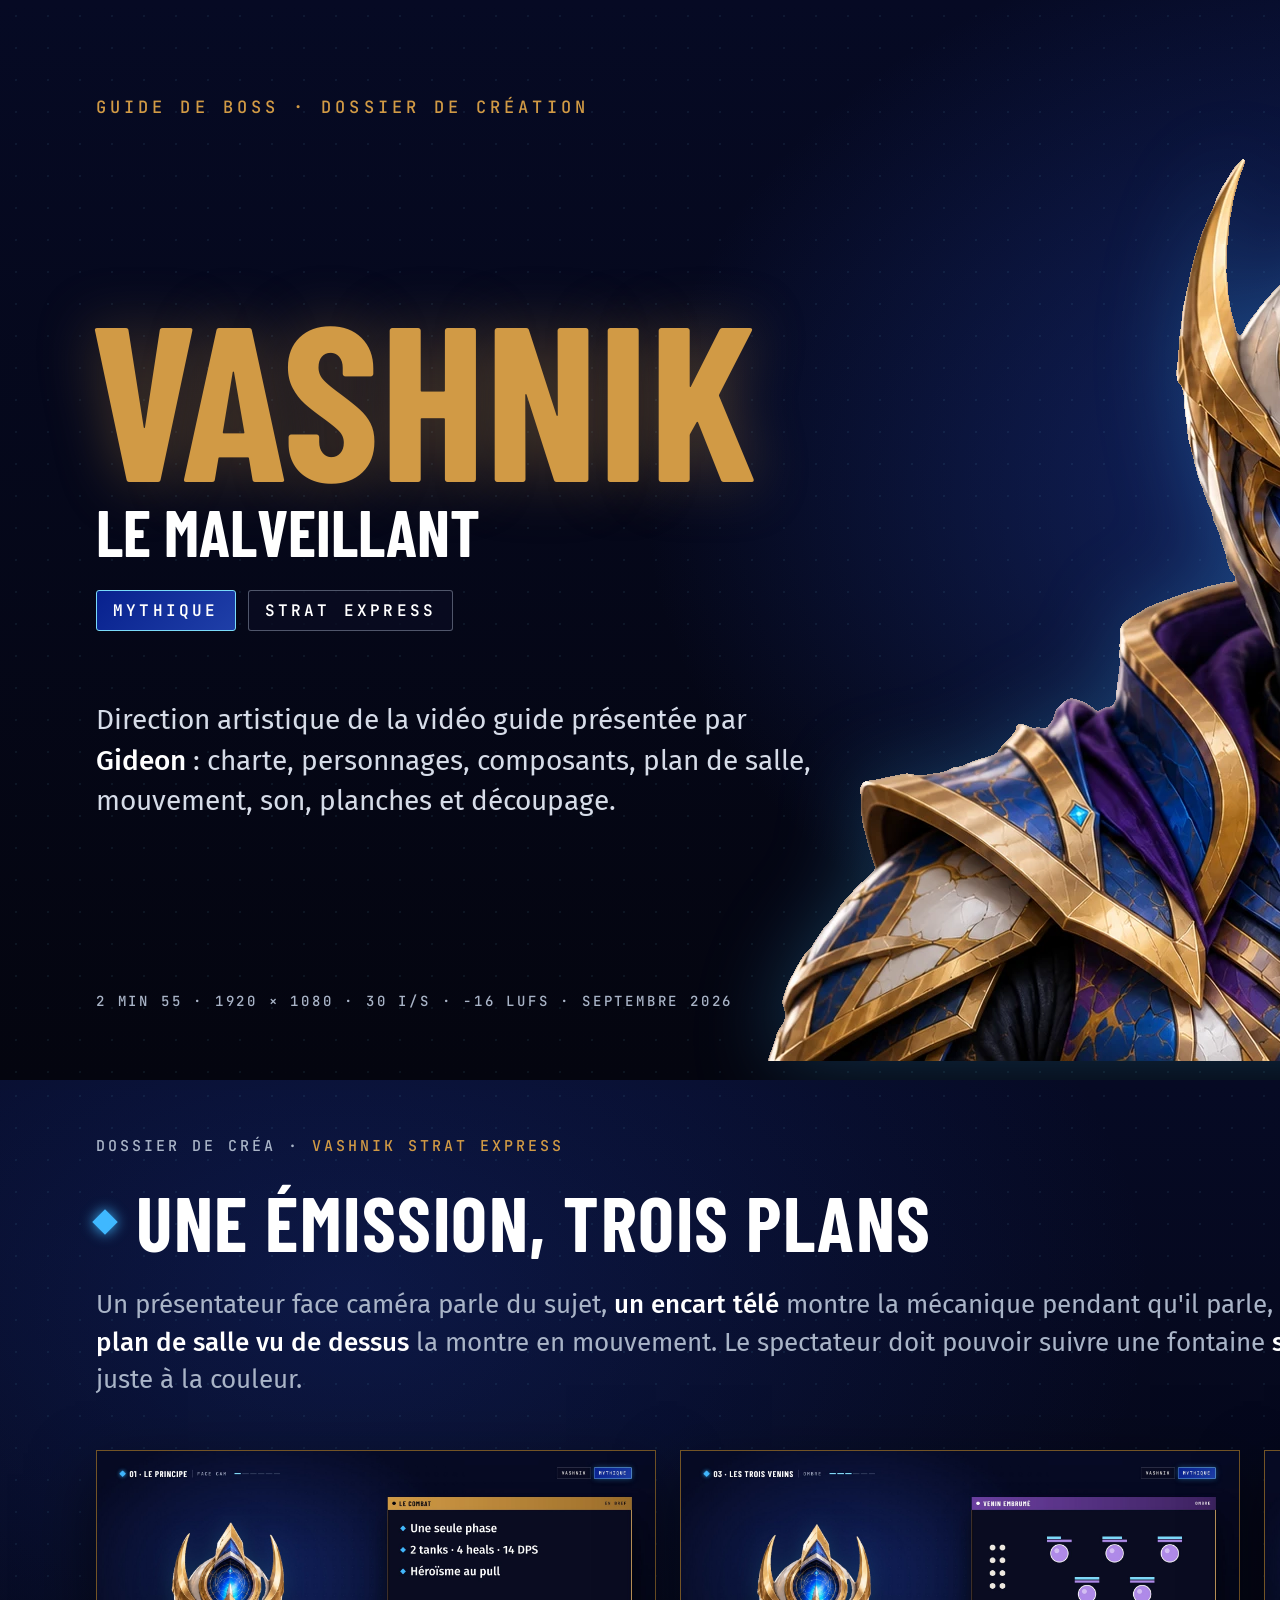
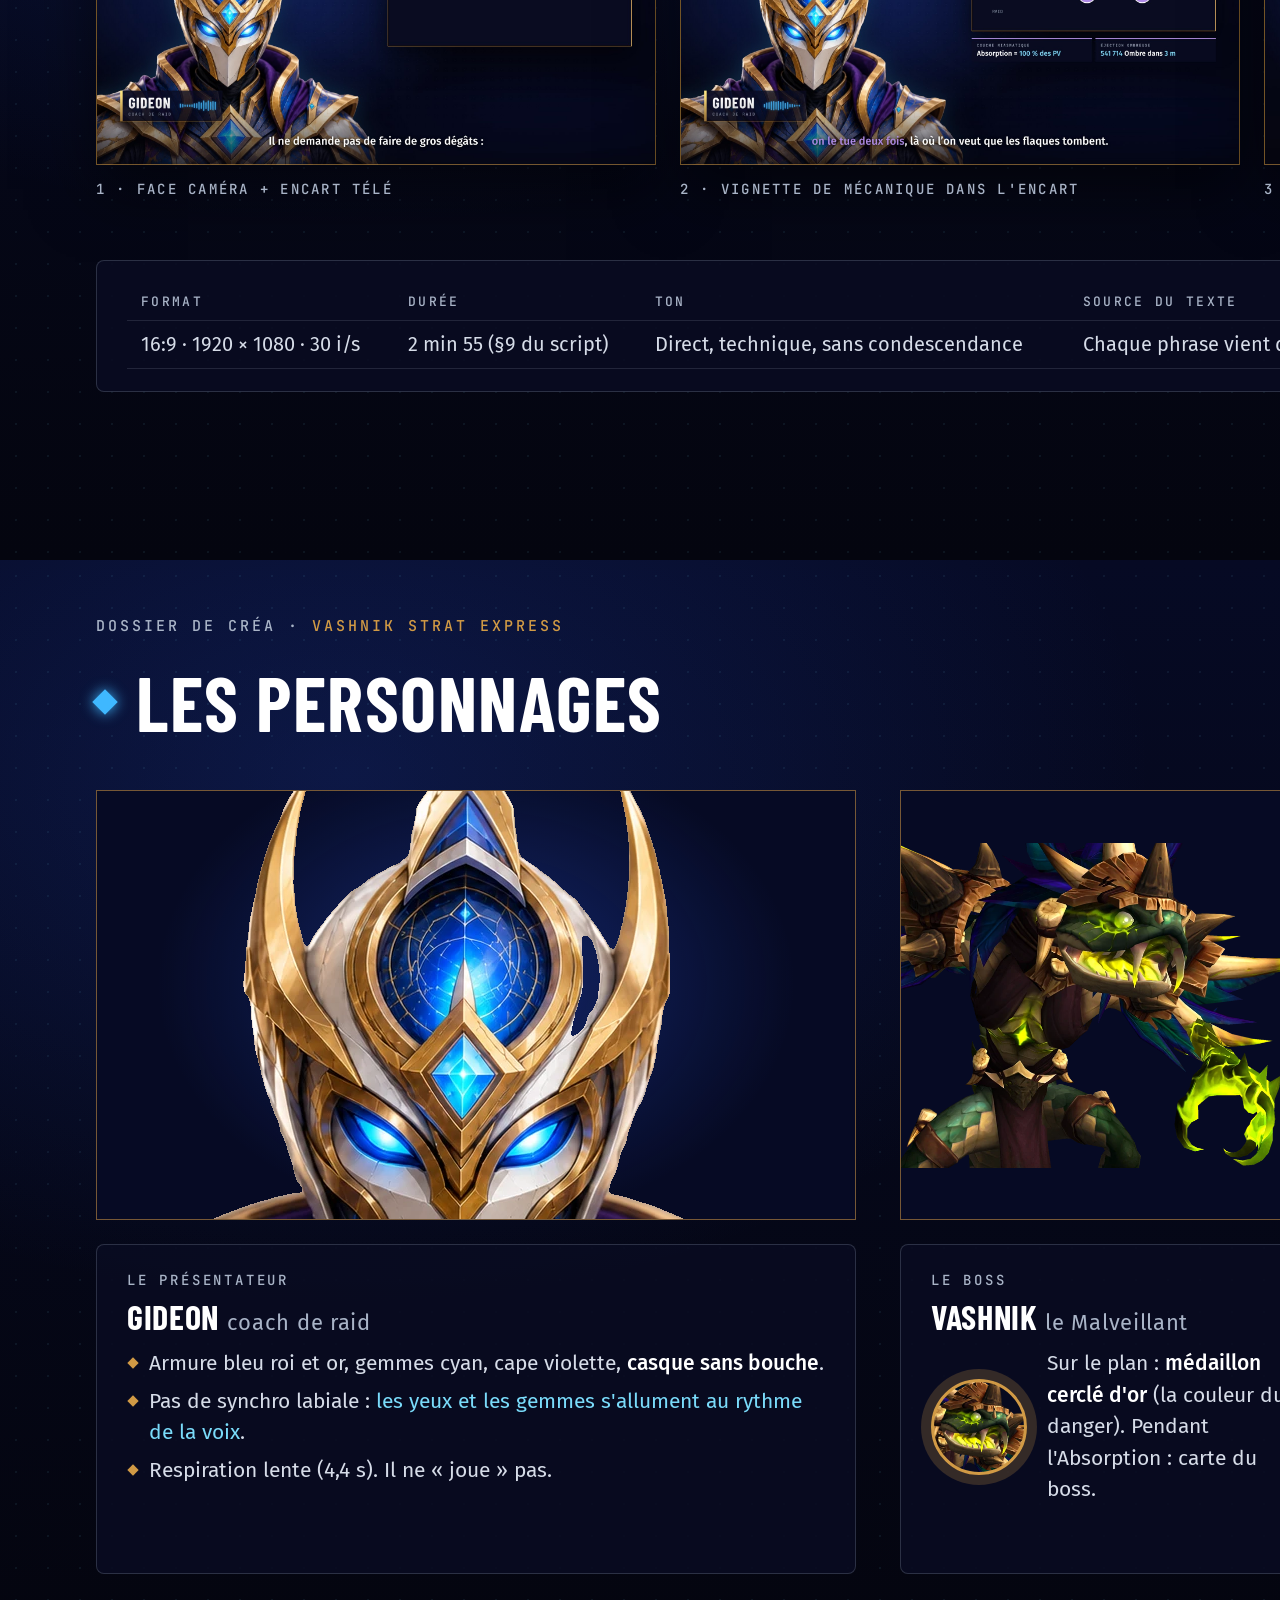
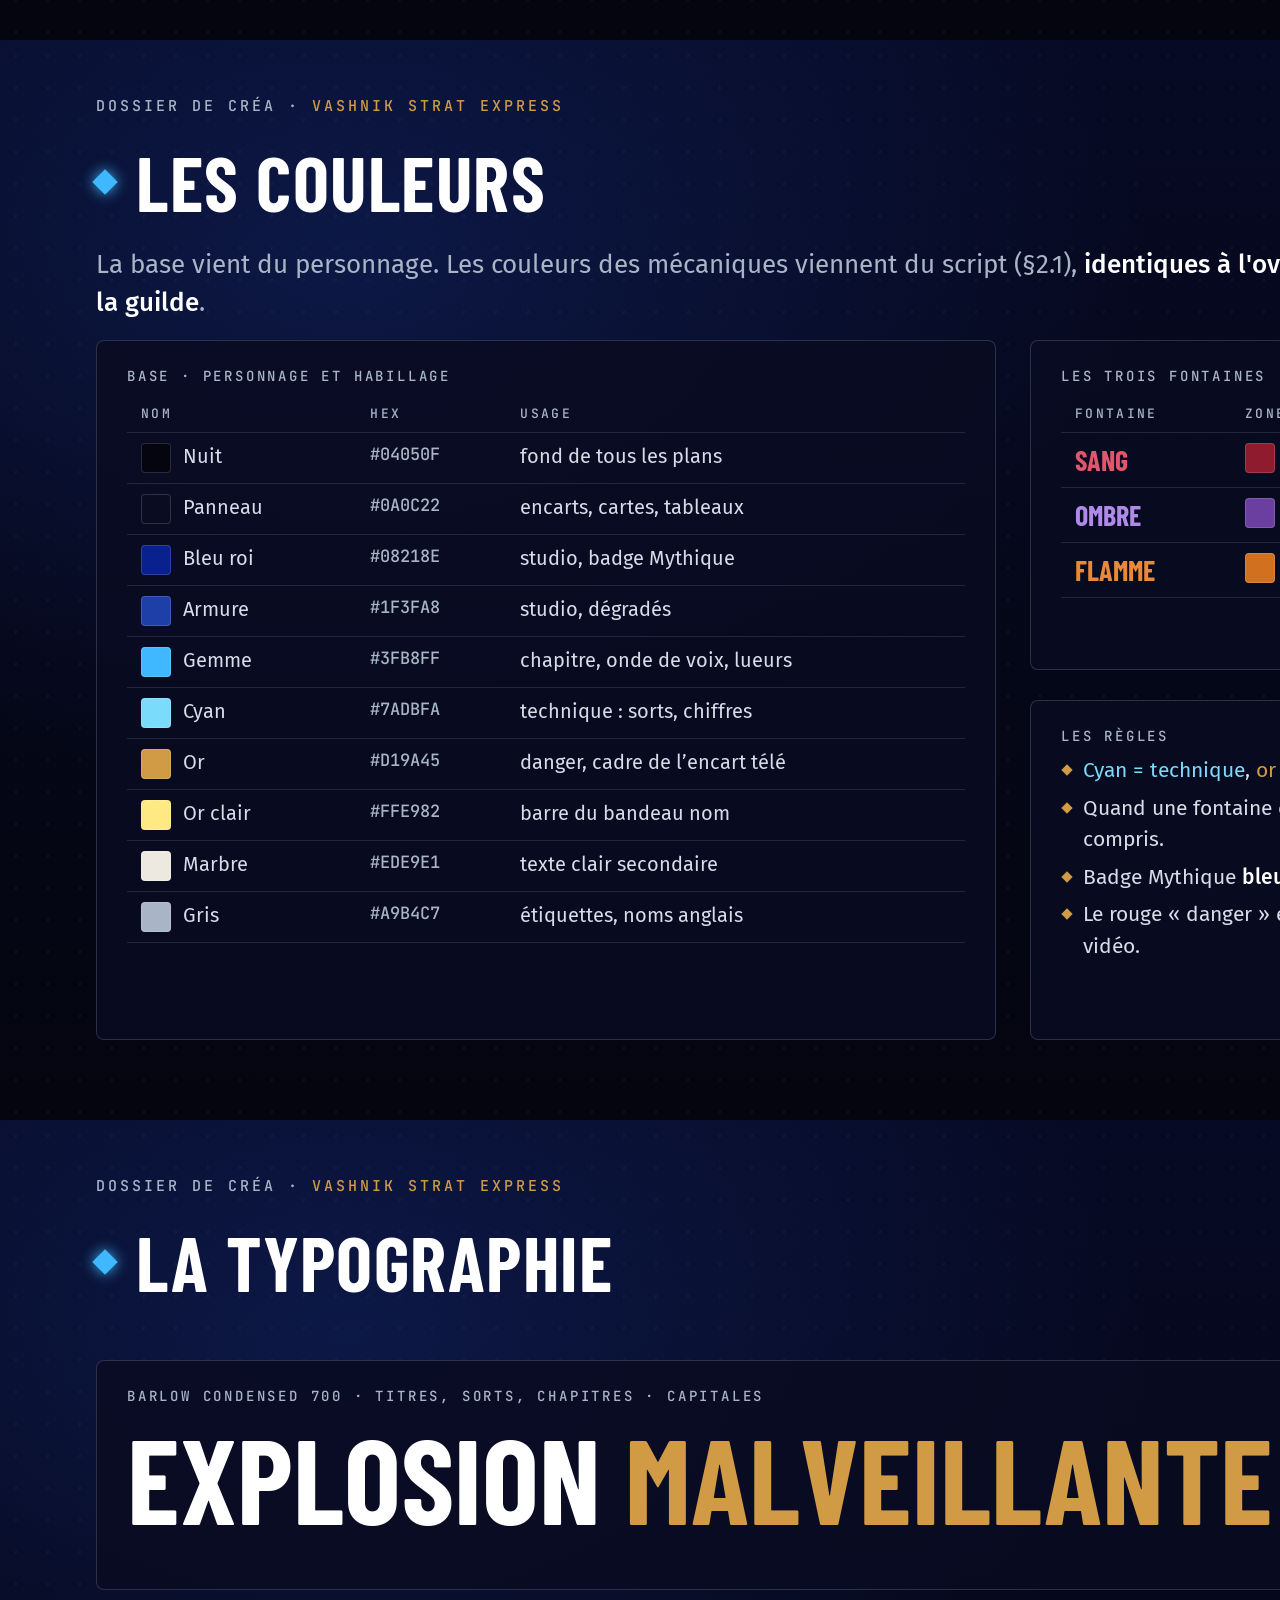
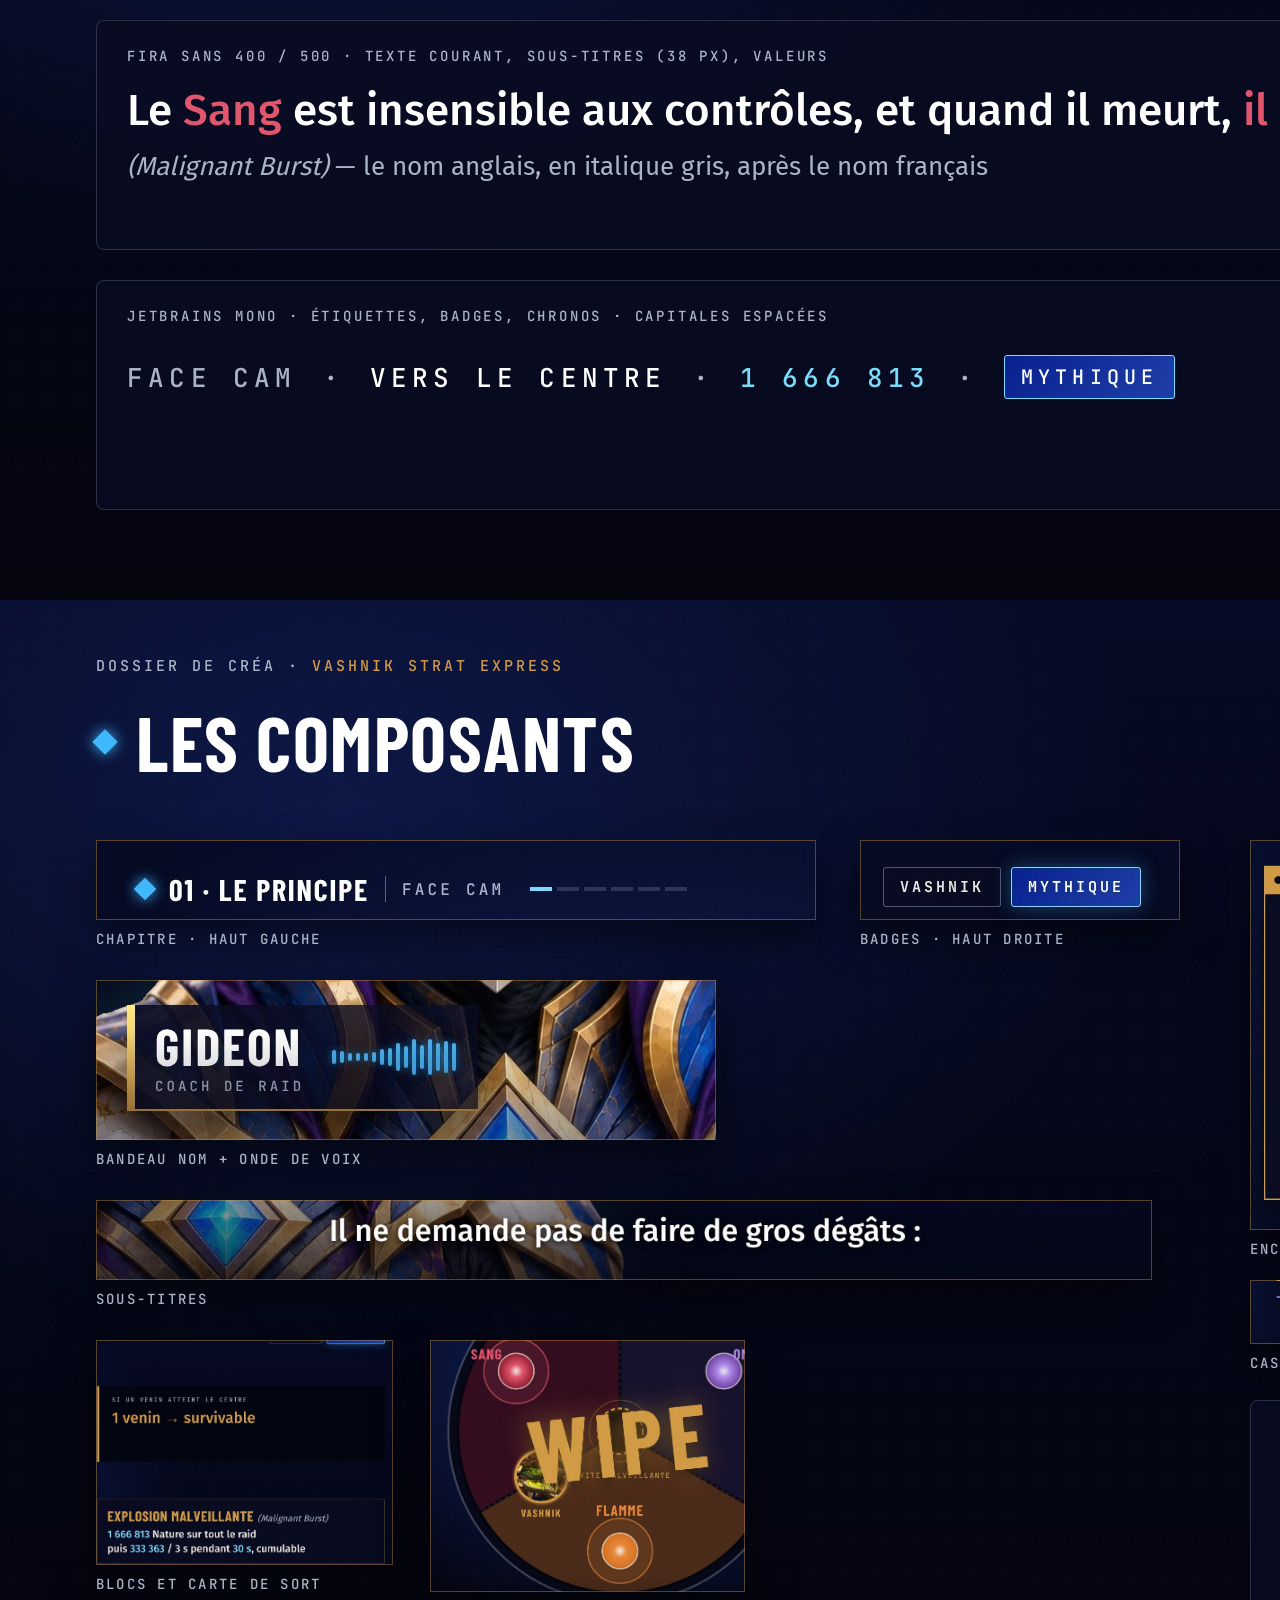
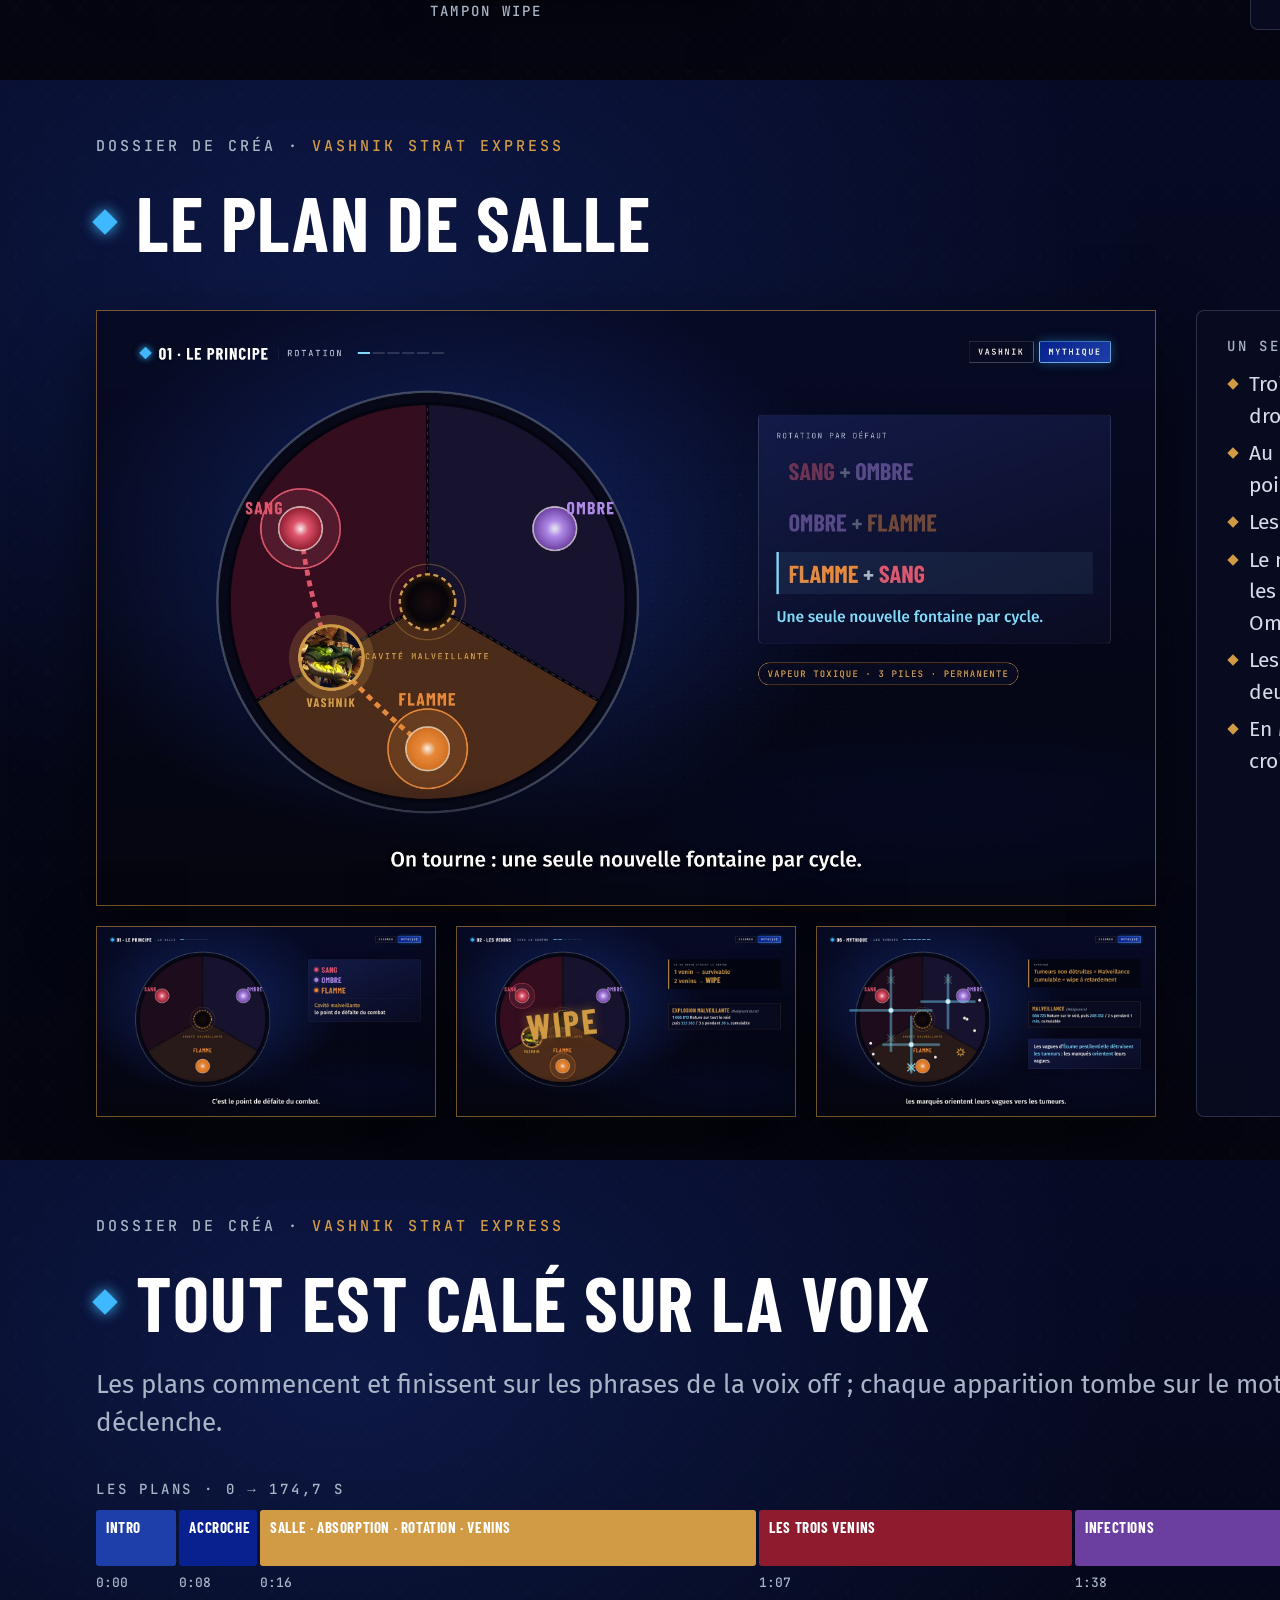
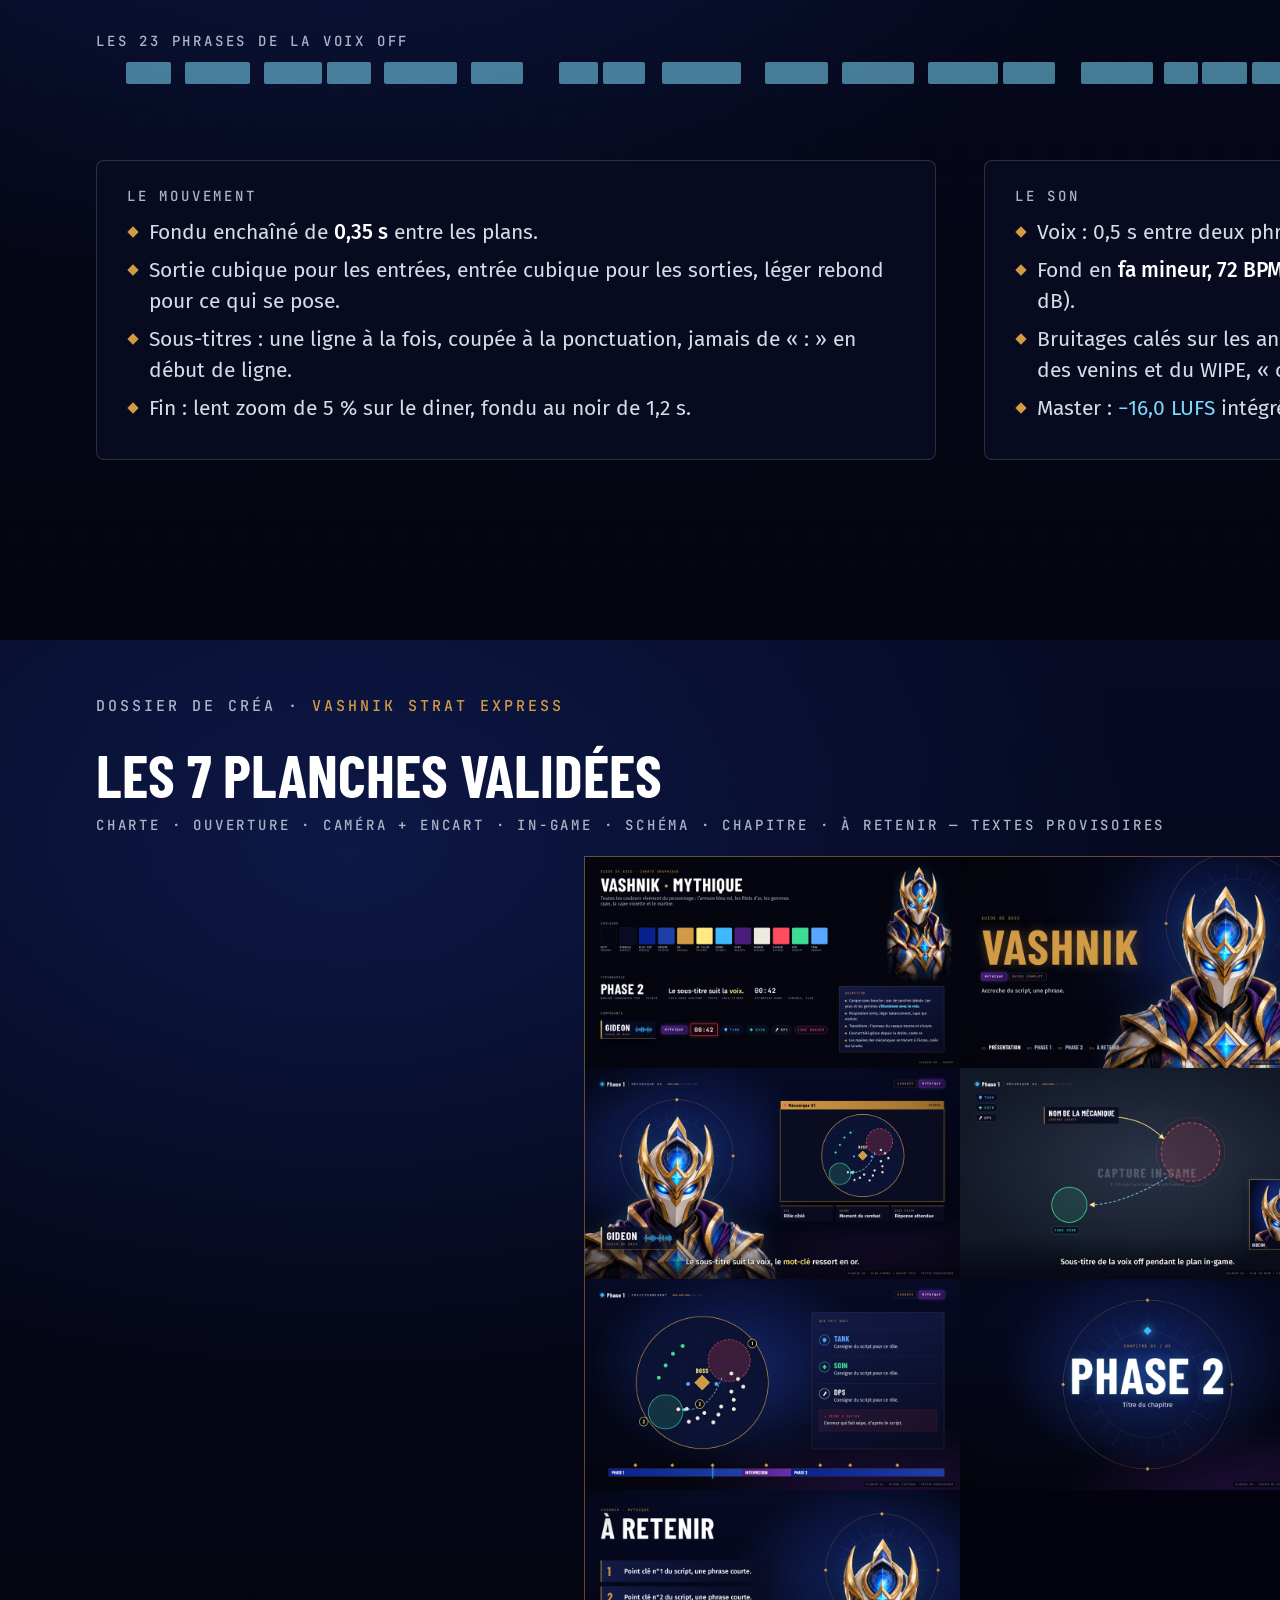
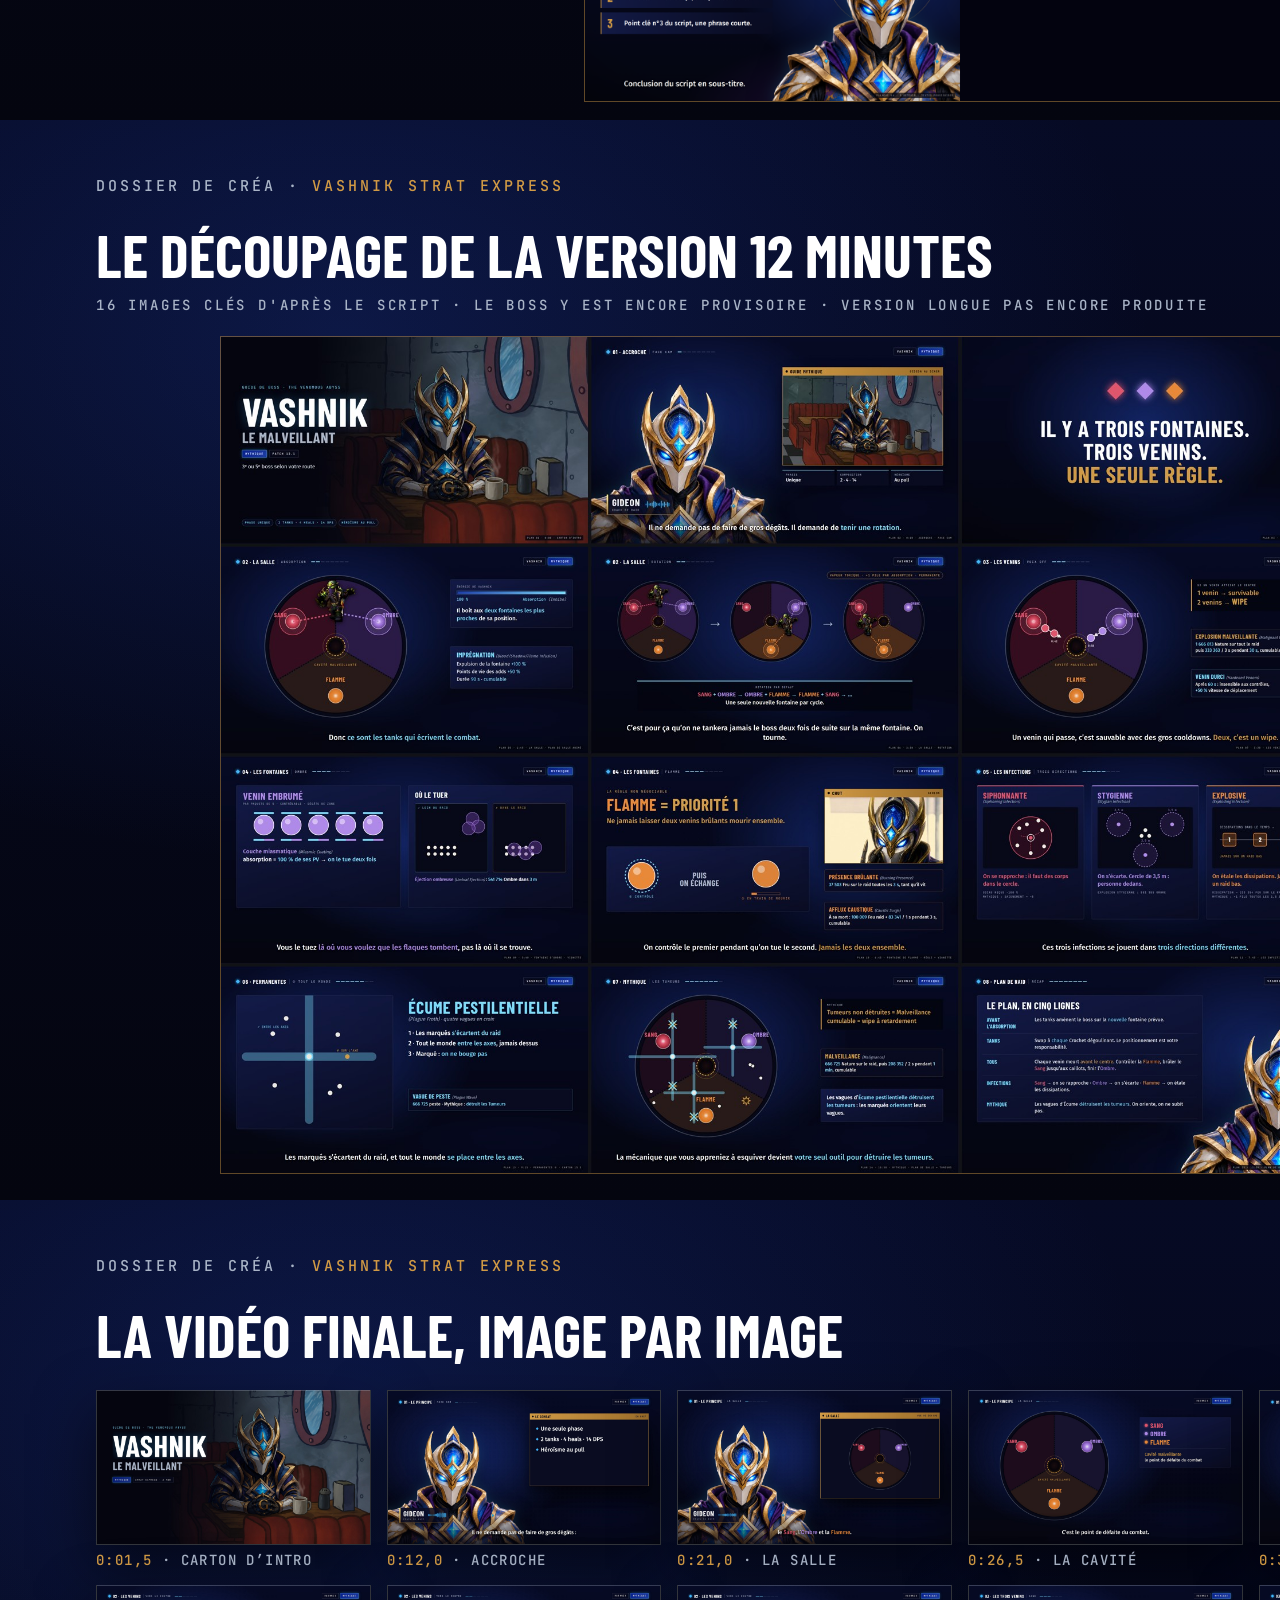
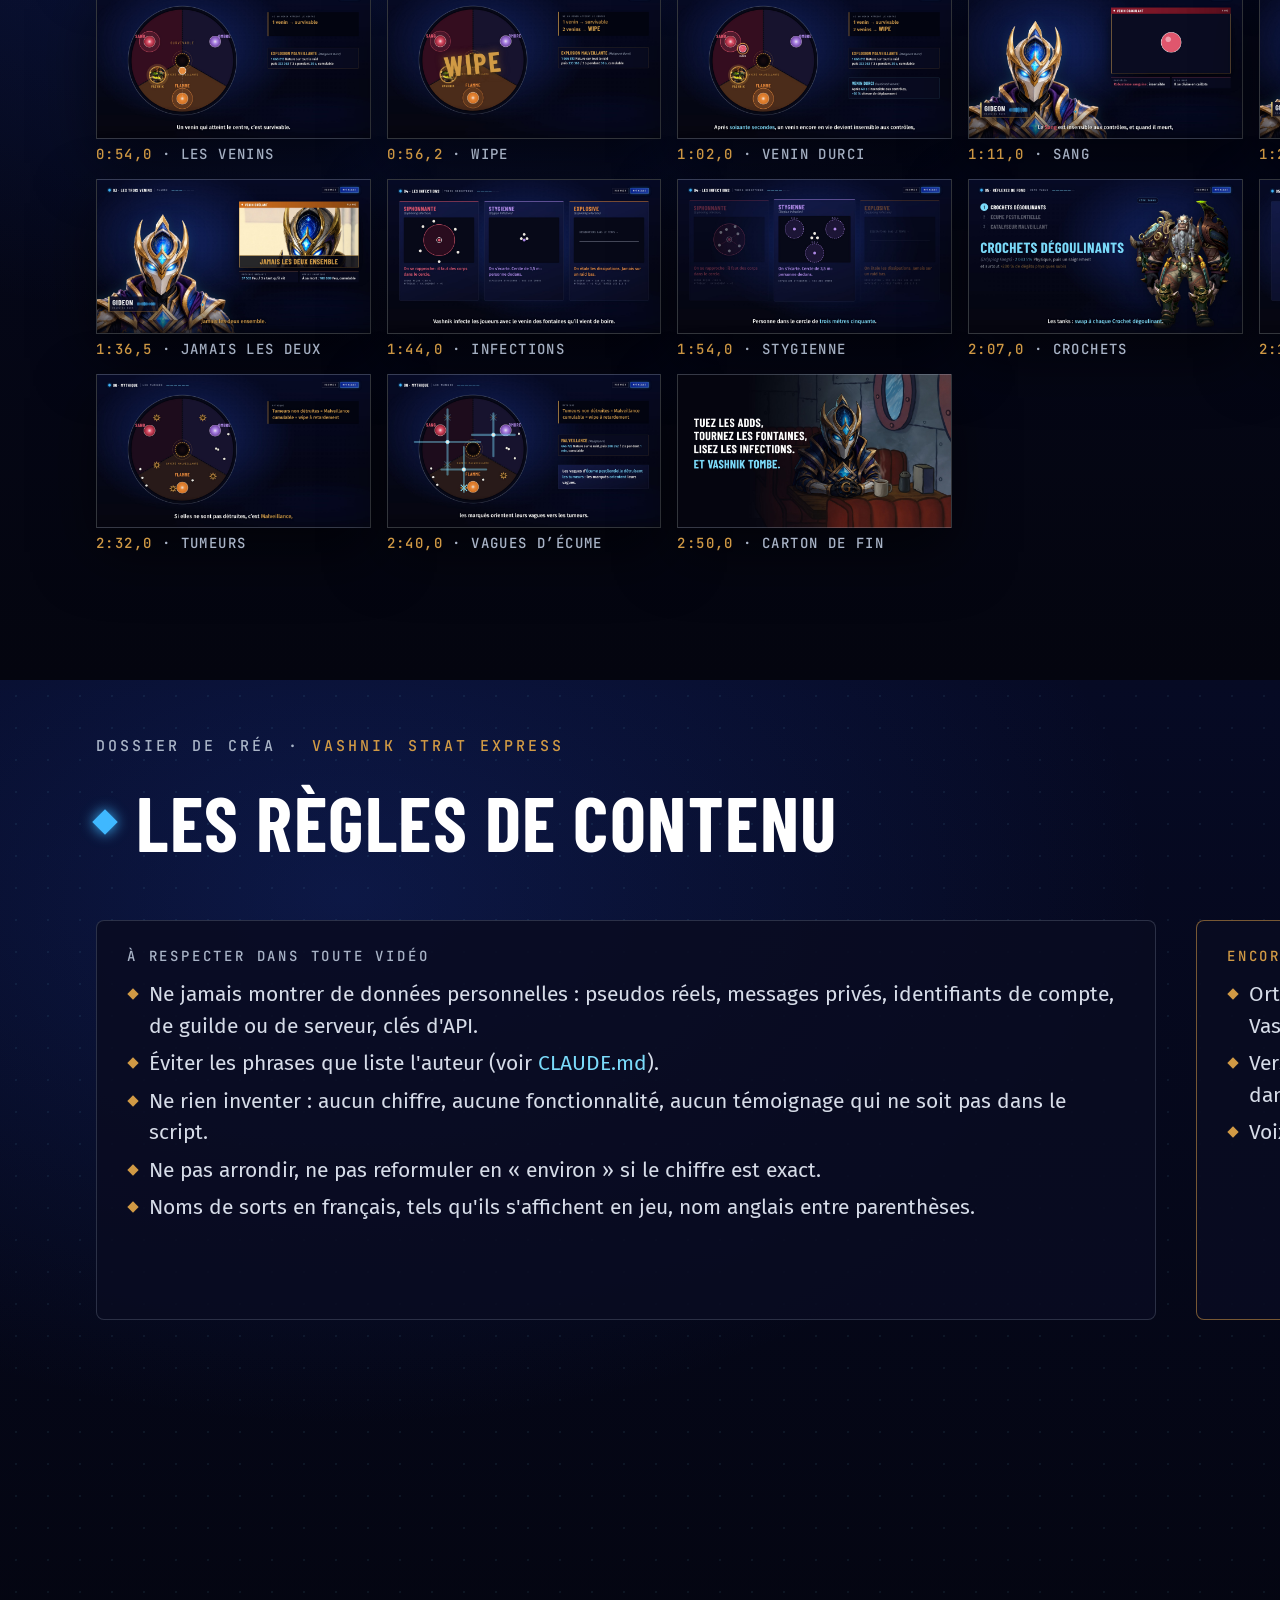
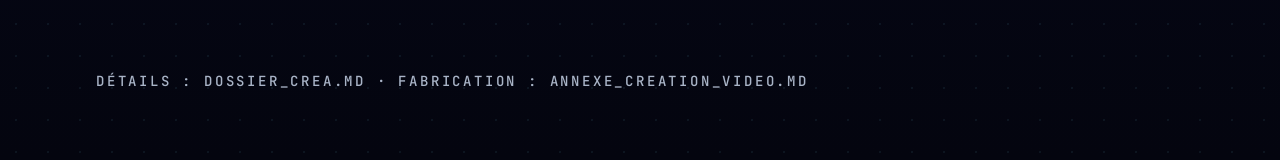
<file: dossier/sources/dossier-crea.html>
<!doctype html>
<html lang="fr">
<head>
<meta charset="utf-8">
<title>Dossier de créa — Vashnik strat express</title>
<!-- Source de ../dossier-crea.pdf : node pdf.mjs -->
<style>
@font-face { font-family: "Barlow Condensed"; src: url(../../production/vashnik-express/assets/fonts/barlow-condensed-700.woff2) format("woff2"); font-weight: 700; }
@font-face { font-family: "Fira Sans"; src: url(../../production/vashnik-express/assets/fonts/fira-sans-400.woff2) format("woff2"); font-weight: 400; }
@font-face { font-family: "Fira Sans"; src: url(../../production/vashnik-express/assets/fonts/fira-sans-500.woff2) format("woff2"); font-weight: 500; }
@font-face { font-family: "JetBrains Mono"; src: url(../../production/vashnik-express/assets/fonts/jetbrains-mono.woff2) format("woff2"); font-weight: 100 800; }
@page { size: 1920px 1080px; margin: 0; }
:root {
  --night: #04050F; --panel: #0A0C22; --royal: #08218E; --armor: #1F3FA8; --gem: #3FB8FF;
  --cyan: #7ADBFA; --gold: #D19A45; --gold-hi: #FFE982; --marble: #EDE9E1; --muted: #A9B4C7;
  --sang: #8E1B2E; --ombre: #6B3FA0; --flamme: #D1701F; --sang-t: #E0566D; --ombre-t: #B08AE8; --flamme-t: #E8893A;
  --title: "Barlow Condensed", sans-serif; --body: "Fira Sans", sans-serif; --mono: "JetBrains Mono", monospace;
}
* { box-sizing: border-box; margin: 0; padding: 0; }
html, body { background: var(--night); }
body { font-family: var(--body); color: #fff; -webkit-print-color-adjust: exact; print-color-adjust: exact; }
.page { position: relative; width: 1920px; height: 1080px; overflow: hidden; page-break-after: always; break-after: page;
  background: radial-gradient(ellipse 60% 70% at 18% 20%, rgba(31,63,168,.28), transparent 70%), linear-gradient(180deg, #060A24, var(--night)); }
.page:last-child { page-break-after: auto; break-after: auto; }
.dots { position: absolute; inset: 0; background-image: radial-gradient(rgba(122,219,250,.07) 1.2px, transparent 1.4px); background-size: 32px 32px; }
.top { position: absolute; left: 96px; right: 96px; top: 56px; display: flex; justify-content: space-between; font: 500 15px var(--mono); letter-spacing: .2em; color: var(--muted); text-transform: uppercase; }
.top b { color: var(--gold); font-weight: 500; }
.h { position: absolute; left: 96px; top: 104px; display: flex; align-items: center; gap: 22px; }
.h .dia { width: 18px; height: 18px; transform: rotate(45deg); background: var(--gem); box-shadow: 0 0 14px var(--gem); }
.h h2 { font: 700 76px/1 var(--title); text-transform: uppercase; letter-spacing: .02em; }
.lede { position: absolute; left: 96px; top: 206px; width: 1300px; font: 400 26px/1.45 var(--body); color: var(--muted); }
.lede b, p b { color: #fff; font-weight: 500; }
.k { font: 500 14px var(--mono); letter-spacing: .2em; color: var(--muted); text-transform: uppercase; }
.c { color: var(--cyan); } .d { color: var(--gold); } .s { color: var(--sang-t); } .o { color: var(--ombre-t); } .f { color: var(--flamme-t); }
.abs { position: absolute; }
.card { position: absolute; background: rgba(10,12,34,.88); border: 1px solid rgba(169,180,199,.22); border-radius: 8px; padding: 26px 30px; }
.card h3 { font: 700 34px/1.05 var(--title); text-transform: uppercase; letter-spacing: .02em; margin: 10px 0 12px; }
.card p, .card li { font: 400 21px/1.5 var(--body); color: #D6DCE8; }
.card ul { list-style: none; } .card li { padding-left: 22px; position: relative; margin: 6px 0; }
.card li::before { content: ""; position: absolute; left: 2px; top: 11px; width: 8px; height: 8px; transform: rotate(45deg); background: var(--gold); }
.shot { position: absolute; border: 1px solid rgba(209,154,69,.55); box-shadow: 0 24px 60px rgba(0,0,0,.55); background: #000 center/cover no-repeat; }
.cap { position: absolute; font: 500 14px var(--mono); letter-spacing: .16em; color: var(--muted); text-transform: uppercase; }
.crop { position: absolute; border: 1px solid rgba(209,154,69,.4); background-repeat: no-repeat; box-shadow: 0 18px 40px rgba(0,0,0,.5); }
table { border-collapse: collapse; width: 100%; }
td, th { text-align: left; padding: 10px 14px; border-bottom: 1px solid rgba(169,180,199,.16); font: 400 20px/1.35 var(--body); color: #D6DCE8; vertical-align: top; }
th { font: 500 13px var(--mono); letter-spacing: .18em; color: var(--muted); text-transform: uppercase; }
.sw { display: inline-block; width: 30px; height: 30px; border-radius: 4px; vertical-align: middle; margin-right: 12px; border: 1px solid rgba(255,255,255,.15); }
.hex { font: 500 17px var(--mono); color: var(--muted); }
</style>
</head>
<body>

<!-- 01 · couverture -->
<section class="page" id="p1" style="background:radial-gradient(ellipse 55% 75% at 72% 45%, rgba(31,63,168,.55), transparent 70%), linear-gradient(180deg,#060A24,var(--night))">
  <div class="dots"></div>
  <img class="abs" src="../../production/vashnik-express/assets/img/gideon.png" style="left:560px;top:120px;width:1672px;filter:drop-shadow(0 0 40px rgba(63,184,255,.25))">
  <div class="abs" style="left:96px;top:96px;font:500 17px var(--mono);letter-spacing:.24em;color:var(--gold)">GUIDE DE BOSS · DOSSIER DE CRÉATION</div>
  <div class="abs" style="left:90px;top:300px;font:700 220px/0.86 var(--title);color:var(--gold);text-shadow:0 0 60px rgba(209,154,69,.35)">VASHNIK</div>
  <div class="abs" style="left:96px;top:500px;font:700 64px/1 var(--title);text-transform:uppercase">Le Malveillant</div>
  <div class="abs" style="left:96px;top:590px;display:flex;gap:12px">
    <span style="font:600 16px var(--mono);letter-spacing:.2em;padding:9px 16px;border-radius:3px;border:1px solid var(--cyan);background:linear-gradient(135deg,var(--royal),var(--armor))">MYTHIQUE</span>
    <span style="font:600 16px var(--mono);letter-spacing:.2em;padding:9px 16px;border-radius:3px;border:1px solid rgba(169,180,199,.45);background:rgba(10,12,34,.75)">STRAT EXPRESS</span>
  </div>
  <div class="abs" style="left:96px;top:700px;width:720px;font:400 28px/1.45 var(--body);color:#D6DCE8">Direction artistique de la vidéo guide présentée par <b style="color:#fff;font-weight:500">Gideon</b> : charte, personnages, composants, plan de salle, mouvement, son, planches et découpage.</div>
  <div class="abs k" style="left:96px;bottom:70px">2 min 55 · 1920 × 1080 · 30 i/s · −16 LUFS · septembre 2026</div>
</section>

<!-- 02 · l'intention -->
<section class="page">
  <div class="dots"></div>
  <div class="top"><span>Dossier de créa · <b>Vashnik strat express</b></span><span>02 · L'intention</span></div>
  <div class="h"><i class="dia"></i><h2>Une émission, trois plans</h2></div>
  <div class="lede">Un présentateur face caméra parle du sujet, <b>un encart télé</b> montre la mécanique pendant qu'il parle, puis <b>le plan de salle vu de dessus</b> la montre en mouvement. Le spectateur doit pouvoir suivre une fontaine <b>sans lire</b>, juste à la couleur.</div>
  <div class="shot" style="left:96px;top:370px;width:560px;height:315px;background-image:url(../images-cles/0-12_0.jpg)"></div>
  <div class="shot" style="left:680px;top:370px;width:560px;height:315px;background-image:url(../images-cles/1-20_0.jpg)"></div>
  <div class="shot" style="left:1264px;top:370px;width:560px;height:315px;background-image:url(../images-cles/0-43_0.jpg)"></div>
  <div class="cap" style="left:96px;top:700px">1 · Face caméra + encart télé</div>
  <div class="cap" style="left:680px;top:700px">2 · Vignette de mécanique dans l'encart</div>
  <div class="cap" style="left:1264px;top:700px">3 · Plan de salle schématique</div>
  <div class="card" style="left:96px;top:780px;width:1728px;padding:22px 30px">
    <table>
      <tr><th>Format</th><th>Durée</th><th>Ton</th><th>Source du texte</th><th>Chiffres</th></tr>
      <tr><td>16:9 · 1920 × 1080 · 30 i/s</td><td>2 min 55 (§9 du script)</td><td>Direct, technique, sans condescendance</td><td>Chaque phrase vient du script</td><td>Ceux de l'annexe §10, jamais arrondis</td></tr>
    </table>
  </div>
</section>

<!-- 03 · personnages -->
<section class="page">
  <div class="dots"></div>
  <div class="top"><span>Dossier de créa · <b>Vashnik strat express</b></span><span>03 · Les personnages</span></div>
  <div class="h"><i class="dia"></i><h2>Les personnages</h2></div>
  <div class="abs" style="left:96px;top:230px;width:760px;height:430px;overflow:hidden;border:1px solid rgba(209,154,69,.55);background:radial-gradient(ellipse 60% 80% at 50% 45%,rgba(31,63,168,.55),transparent 70%),#060A24">
    <img src="../../production/vashnik-express/assets/img/gideon.png" style="position:absolute;left:-470px;top:-60px;width:1672px">
  </div>
  <div class="card" style="left:96px;top:684px;width:760px;height:330px">
    <div class="k">Le présentateur</div><h3>Gideon <span style="font:400 22px var(--body);color:var(--muted);text-transform:none">coach de raid</span></h3>
    <ul>
      <li>Armure bleu roi et or, gemmes cyan, cape violette, <b style="color:#fff;font-weight:500">casque sans bouche</b>.</li>
      <li>Pas de synchro labiale : <span class="c">les yeux et les gemmes s'allument au rythme de la voix</span>.</li>
      <li>Respiration lente (4,4 s). Il ne « joue » pas.</li>
    </ul>
  </div>
  <div class="abs" style="left:900px;top:230px;width:440px;height:430px;border:1px solid rgba(209,154,69,.55);background:#060A24 url(../../production/vashnik-express/assets/img/vashnik.png) center/contain no-repeat"></div>
  <div class="card" style="left:900px;top:684px;width:440px;height:330px">
    <div class="k">Le boss</div><h3>Vashnik <span style="font:400 22px var(--body);color:var(--muted);text-transform:none">le Malveillant</span></h3>
    <div style="display:flex;gap:20px;align-items:center">
      <div style="width:96px;height:96px;flex:none;border-radius:50%;border:3px solid var(--gold);box-shadow:0 0 0 10px rgba(209,154,69,.22);background:url(../../production/vashnik-express/assets/img/vashnik-token.png) center/cover"></div>
      <p>Sur le plan : <b>médaillon cerclé d'or</b> (la couleur du danger). Pendant l'Absorption : carte du boss.</p>
    </div>
  </div>
  <div class="abs" style="left:1384px;top:230px;width:440px;height:430px;border:1px solid rgba(209,154,69,.55);background:#060A24 url(../../production/vashnik-express/assets/img/ingenieur.png) center/contain no-repeat"></div>
  <div class="card" style="left:1384px;top:684px;width:440px;height:330px">
    <div class="k">Côté tanks</div><h3>L'ingénieur</h3>
    <p>L'orc fourni sur fond vert, détouré. Il illustre <span class="c">Crochets dégoulinants</span> : les tanks swap à chaque cast.</p>
  </div>
</section>

<!-- 04 · couleurs -->
<section class="page">
  <div class="dots"></div>
  <div class="top"><span>Dossier de créa · <b>Vashnik strat express</b></span><span>04 · Les couleurs</span></div>
  <div class="h"><i class="dia"></i><h2>Les couleurs</h2></div>
  <div class="lede">La base vient du personnage. Les couleurs des mécaniques viennent du script (§2.1), <b>identiques à l'overlay de la guilde</b>.</div>
  <div class="card" style="left:96px;top:300px;width:900px;height:700px">
    <div class="k" style="margin-bottom:10px">Base · personnage et habillage</div>
    <table id="base"></table>
  </div>
  <div class="card" style="left:1030px;top:300px;width:794px;height:330px">
    <div class="k" style="margin-bottom:10px">Les trois fontaines</div>
    <table>
      <tr><th>Fontaine</th><th>Zone (script)</th><th>Texte sur la nuit</th></tr>
      <tr><td class="s" style="font:700 28px var(--title)">SANG</td><td><i class="sw" style="background:var(--sang)"></i><span class="hex">#8E1B2E</span></td><td><i class="sw" style="background:var(--sang-t)"></i><span class="hex">#E0566D</span></td></tr>
      <tr><td class="o" style="font:700 28px var(--title)">OMBRE</td><td><i class="sw" style="background:var(--ombre)"></i><span class="hex">#6B3FA0</span></td><td><i class="sw" style="background:var(--ombre-t)"></i><span class="hex">#B08AE8</span></td></tr>
      <tr><td class="f" style="font:700 28px var(--title)">FLAMME</td><td><i class="sw" style="background:var(--flamme)"></i><span class="hex">#D1701F</span></td><td><i class="sw" style="background:var(--flamme-t)"></i><span class="hex">#E8893A</span></td></tr>
    </table>
  </div>
  <div class="card" style="left:1030px;top:660px;width:794px;height:340px">
    <div class="k">Les règles</div>
    <ul style="margin-top:10px">
      <li><span class="c">Cyan = technique</span>, <span class="d">or = danger</span> (WIPE compris), une couleur par fontaine.</li>
      <li>Quand une fontaine est nommée, son mot prend sa couleur, sous-titres compris.</li>
      <li>Badge Mythique <b style="color:#fff;font-weight:500">bleu</b> : le violet appartient à l'Ombre.</li>
      <li>Le rouge « danger » et le vert « zone sûre » des planches sont retirés de la vidéo.</li>
    </ul>
  </div>
</section>

<!-- 05 · typographie -->
<section class="page">
  <div class="dots"></div>
  <div class="top"><span>Dossier de créa · <b>Vashnik strat express</b></span><span>05 · La typographie</span></div>
  <div class="h"><i class="dia"></i><h2>La typographie</h2></div>
  <div class="card" style="left:96px;top:240px;width:1728px;height:230px">
    <div class="k">Barlow Condensed 700 · titres, sorts, chapitres · capitales</div>
    <div style="font:700 120px/1.1 var(--title);text-transform:uppercase;margin-top:6px">Explosion <span class="d">malveillante</span></div>
  </div>
  <div class="card" style="left:96px;top:500px;width:1728px;height:230px">
    <div class="k">Fira Sans 400 / 500 · texte courant, sous-titres (38 px), valeurs</div>
    <div style="font:500 44px/1.45 var(--body);margin-top:14px">Le <span class="s">Sang</span> est insensible aux contrôles, et quand il meurt, <span class="s">il se divise</span>.</div>
    <div style="font:400 26px/1.4 var(--body);margin-top:6px;color:var(--muted)"><i>(Malignant Burst)</i> — le nom anglais, en italique gris, après le nom français</div>
  </div>
  <div class="card" style="left:96px;top:760px;width:1728px;height:230px">
    <div class="k">JetBrains Mono · étiquettes, badges, chronos · capitales espacées</div>
    <div style="display:flex;gap:26px;align-items:center;margin-top:30px;font:500 26px var(--mono);letter-spacing:.2em;text-transform:uppercase">
      <span style="color:var(--muted)">Face cam</span><span style="color:var(--muted)">·</span><span>Vers le centre</span><span style="color:var(--muted)">·</span><span class="c">1 666 813</span><span style="color:var(--muted)">·</span><span style="padding:8px 16px;border:1px solid var(--cyan);border-radius:3px;background:linear-gradient(135deg,var(--royal),var(--armor));font-size:20px">Mythique</span>
    </div>
  </div>
</section>

<!-- 06 · composants -->
<section class="page">
  <div class="dots"></div>
  <div class="top"><span>Dossier de créa · <b>Vashnik strat express</b></span><span>06 · Les composants</span></div>
  <div class="h"><i class="dia"></i><h2>Les composants</h2></div>
  <div id="crops"></div>
  <div class="card" style="left:1250px;top:800px;width:574px;height:230px">
    <div class="k">Où les trouver</div>
    <p style="margin-top:12px">Tous les composants sont définis dans <span class="c">production/vashnik-express/style.css</span> ; leur construction et leurs animations dans <span class="c">video.js</span>.</p>
  </div>
</section>

<!-- 07 · plan de salle -->
<section class="page">
  <div class="dots"></div>
  <div class="top"><span>Dossier de créa · <b>Vashnik strat express</b></span><span>07 · Le plan de salle</span></div>
  <div class="h"><i class="dia"></i><h2>Le plan de salle</h2></div>
  <div class="shot" style="left:96px;top:230px;width:1060px;height:596px;background-image:url(../images-cles/0-43_0.jpg)"></div>
  <div class="shot" style="left:96px;top:846px;width:340px;height:191px;background-image:url(../images-cles/0-26_5.jpg)"></div>
  <div class="shot" style="left:456px;top:846px;width:340px;height:191px;background-image:url(../images-cles/0-56_2.jpg)"></div>
  <div class="shot" style="left:816px;top:846px;width:340px;height:191px;background-image:url(../images-cles/2-40_0.jpg)"></div>
  <div class="card" style="left:1196px;top:230px;width:628px;height:807px">
    <div class="k">Un seul dessin qui vit de 0:16 à 1:07</div>
    <ul style="margin-top:14px">
      <li>Trois tiers : <span class="s">Sang</span> en haut à gauche, <span class="o">Ombre</span> en haut à droite, <span class="f">Flamme</span> en bas, chacun avec sa fontaine.</li>
      <li>Au centre, la <span class="d">Cavité malveillante</span> : cercle pointillé or, le point de défaite.</li>
      <li>Les fontaines s'allument quand elles sont nommées.</li>
      <li>Le médaillon de Vashnik entre, boit aux deux fontaines les plus proches, puis tourne : Sang+Ombre → Ombre+Flamme → Flamme+Sang.</li>
      <li>Les venins rampent vers la Cavité : un venin = survivable, deux = tampon <span class="d">WIPE</span>.</li>
      <li>En Mythique : les tumeurs, puis les vagues d'Écume en croix qui les détruisent.</li>
    </ul>
  </div>
</section>

<!-- 08 · mouvement et son -->
<section class="page">
  <div class="dots"></div>
  <div class="top"><span>Dossier de créa · <b>Vashnik strat express</b></span><span>08 · Mouvement et son</span></div>
  <div class="h"><i class="dia"></i><h2>Tout est calé sur la voix</h2></div>
  <div class="lede">Les plans commencent et finissent sur les phrases de la voix off ; chaque apparition tombe sur le mot qui la déclenche.</div>
  <div class="abs" style="left:96px;top:320px;width:1728px">
    <div class="k" style="margin-bottom:12px">Les plans · 0 → <span id="dur"></span> s</div>
    <div id="tl" style="position:relative;height:96px"></div>
    <div class="k" style="margin:26px 0 12px">Les 23 phrases de la voix off</div>
    <div id="vo" style="position:relative;height:28px"></div>
  </div>
  <div class="card" style="left:96px;top:600px;width:840px;height:300px">
    <div class="k">Le mouvement</div>
    <ul style="margin-top:12px">
      <li>Fondu enchaîné de <b style="color:#fff;font-weight:500">0,35 s</b> entre les plans.</li>
      <li>Sortie cubique pour les entrées, entrée cubique pour les sorties, léger rebond pour ce qui se pose.</li>
      <li>Sous-titres : une ligne à la fois, coupée à la ponctuation, jamais de « : » en début de ligne.</li>
      <li>Fin : lent zoom de 5 % sur le diner, fondu au noir de 1,2 s.</li>
    </ul>
  </div>
  <div class="card" style="left:984px;top:600px;width:840px;height:300px">
    <div class="k">Le son</div>
    <ul style="margin-top:12px">
      <li>Voix : 0,5 s entre deux phrases, 1,4 s entre deux scènes.</li>
      <li>Fond en <b style="color:#fff;font-weight:500">fa mineur, 72 BPM</b> (Fm – D♭ – A♭ – E♭), qui s'efface sous la voix (≈ −9 dB).</li>
      <li>Bruitages calés sur les animations : souffles, clochettes des fontaines, impacts des venins et du WIPE, « chut » de Gideon.</li>
      <li>Master : <span class="c">−16,0 LUFS</span> intégrés, crête −2,1 dBFS.</li>
    </ul>
  </div>
</section>

<!-- 09 · planches -->
<section class="page">
  <div class="top"><span>Dossier de créa · <b>Vashnik strat express</b></span><span>09 · Les planches validées</span></div>
  <div class="abs" style="left:96px;top:104px;font:700 60px/1 var(--title);text-transform:uppercase">Les 7 planches validées</div>
  <div class="abs k" style="left:96px;top:176px">Charte · ouverture · caméra + encart · in-game · schéma · chapitre · à retenir — textes provisoires</div>
  <img class="abs" src="../planches/vue-ensemble.png" style="left:584px;top:216px;height:846px;border:1px solid rgba(209,154,69,.45)">
</section>

<!-- 10 · découpage 12 min -->
<section class="page">
  <div class="top"><span>Dossier de créa · <b>Vashnik strat express</b></span><span>10 · Le découpage 12 min</span></div>
  <div class="abs" style="left:96px;top:104px;font:700 60px/1 var(--title);text-transform:uppercase">Le découpage de la version 12 minutes</div>
  <div class="abs k" style="left:96px;top:176px">16 images clés d'après le script · le boss y est encore provisoire · version longue pas encore produite</div>
  <img class="abs" src="../decoupage-12min/vue-ensemble.jpg" style="left:220px;top:216px;width:1480px;border:1px solid rgba(209,154,69,.45)">
</section>

<!-- 11 · déroulé final -->
<section class="page">
  <div class="top"><span>Dossier de créa · <b>Vashnik strat express</b></span><span>11 · La vidéo finale</span></div>
  <div class="abs" style="left:96px;top:104px;font:700 60px/1 var(--title);text-transform:uppercase">La vidéo finale, image par image</div>
  <div id="grid" class="abs" style="left:96px;top:190px;width:1728px"></div>
</section>

<!-- 12 · règles -->
<section class="page">
  <div class="dots"></div>
  <div class="top"><span>Dossier de créa · <b>Vashnik strat express</b></span><span>12 · Les règles</span></div>
  <div class="h"><i class="dia"></i><h2>Les règles de contenu</h2></div>
  <div class="card" style="left:96px;top:240px;width:1060px;height:400px">
    <div class="k">À respecter dans toute vidéo</div>
    <ul style="margin-top:14px">
      <li>Ne jamais montrer de données personnelles : pseudos réels, messages privés, identifiants de compte, de guilde ou de serveur, clés d'API.</li>
      <li>Éviter les phrases que liste l'auteur (voir <span class="c">CLAUDE.md</span>).</li>
      <li>Ne rien inventer : aucun chiffre, aucune fonctionnalité, aucun témoignage qui ne soit pas dans le script.</li>
      <li>Ne pas arrondir, ne pas reformuler en « environ » si le chiffre est exact.</li>
      <li>Noms de sorts en français, tels qu'ils s'affichent en jeu, nom anglais entre parenthèses.</li>
    </ul>
  </div>
  <div class="card" style="left:1196px;top:240px;width:628px;height:400px;border-color:rgba(209,154,69,.55)">
    <div class="k" style="color:var(--gold)">Encore ouvert</div>
    <ul style="margin-top:14px">
      <li>Orthographe du boss : « Vashnik » (script, vidéo) ou « Vashniek » ?</li>
      <li>Version 12 min : chiffre arrondi de la section 3 (1 666 813 dans l'annexe).</li>
      <li>Voix de travail (Kokoro) ou voix enregistrée (<span class="c">vo/rec/</span>) ?</li>
    </ul>
  </div>
  <div class="abs k" style="left:96px;bottom:70px">Détails : DOSSIER_CREA.md · Fabrication : ANNEXE_CREATION_VIDEO.md</div>
</section>

<script src="../../production/vashnik-express/vo/out/data.js"></script>
<script>
const L = window.TL.lines, DUR = window.TL.duration, st = i => L[i].start
// les mêmes bornes que video.js
const B = { hook: st(1) - 0.6, map: st(2) - 0.4, det: st(9) - 0.6, inf: st(13) - 0.6, fang: st(17) - 0.8, froth: st(18) - 0.6, bile: st(19) - 0.6, tum: st(20) - 0.7, out: st(22) - 0.9 }
const SC = [[0, 'Intro', '#1F3FA8'], [B.hook, 'Accroche', '#08218E'], [B.map, 'Salle · Absorption · rotation · venins', '#D19A45'], [B.det, 'Les trois venins', '#8E1B2E'], [B.inf, 'Infections', '#6B3FA0'], [B.fang, 'Crochets', '#1F3FA8'], [B.froth, 'Écume', '#08218E'], [B.bile, 'Bile', '#1F3FA8'], [B.tum, 'Mythique', '#D1701F'], [B.out, 'Fin', '#08218E']]
const mmss = t => `${Math.floor(t / 60)}:${String(Math.floor(t % 60)).padStart(2, '0')}`
document.getElementById('dur').textContent = DUR.toFixed(1).replace('.', ',')
const W = 1728, tl = document.getElementById('tl')
SC.forEach(([t0, name, col], i) => {
  const t1 = i + 1 < SC.length ? SC[i + 1][0] : DUR
  const x = t0 / DUR * W, w = (t1 - t0) / DUR * W
  tl.insertAdjacentHTML('beforeend', `<div style="position:absolute;left:${x}px;width:${w - 3}px;top:0;height:56px;background:${col};border-radius:3px;overflow:hidden;padding:8px 10px;font:600 15px var(--title);letter-spacing:.04em;text-transform:uppercase;white-space:nowrap">${w > 70 ? name : ''}</div>
    <div style="position:absolute;left:${x}px;top:64px;font:500 13px var(--mono);color:var(--muted)">${mmss(t0)}</div>`)
})
const vo = document.getElementById('vo')
L.forEach(l => vo.insertAdjacentHTML('beforeend', `<div style="position:absolute;left:${l.start / DUR * W}px;width:${(l.end - l.start) / DUR * W}px;top:0;height:22px;background:rgba(122,219,250,.55);border-radius:2px"></div>`))

// base palette
const BASE = [['Nuit', '#04050F', 'fond de tous les plans'], ['Panneau', '#0A0C22', 'encarts, cartes, tableaux'], ['Bleu roi', '#08218E', 'studio, badge Mythique'], ['Armure', '#1F3FA8', 'studio, dégradés'], ['Gemme', '#3FB8FF', 'chapitre, onde de voix, lueurs'], ['Cyan', '#7ADBFA', 'technique : sorts, chiffres'], ['Or', '#D19A45', 'danger, cadre de l’encart télé'], ['Or clair', '#FFE982', 'barre du bandeau nom'], ['Marbre', '#EDE9E1', 'texte clair secondaire'], ['Gris', '#A9B4C7', 'étiquettes, noms anglais']]
document.getElementById('base').innerHTML = '<tr><th>Nom</th><th>Hex</th><th>Usage</th></tr>' + BASE.map(([n, x, u]) => `<tr><td><i class="sw" style="background:${x}"></i>${n}</td><td class="hex">${x}</td><td>${u}</td></tr>`).join('')

// composants : découpés dans les images de la vidéo finale (1920 × 1080)
const CROPS = [
  ['0-12_0.jpg', 40, 30, 720, 80, 96, 240, 1, 'Chapitre · haut gauche'],
  ['0-12_0.jpg', 1560, 30, 320, 80, 860, 240, 1, 'Badges · haut droite'],
  ['0-12_0.jpg', 50, 800, 620, 160, 96, 380, 1, 'Bandeau nom + onde de voix'],
  ['0-12_0.jpg', 300, 960, 1320, 100, 96, 600, 0.8, 'Sous-titres'],
  ['0-54_0.jpg', 1200, 90, 660, 500, 96, 740, 0.45, 'Blocs et carte de sort'],
  ['0-56_2.jpg', 180, 330, 700, 560, 430, 740, 0.45, 'Tampon WIPE'],
  ['0-12_0.jpg', 980, 120, 880, 600, 1250, 240, 0.65, 'Encart télé'],
  ['1-20_0.jpg', 960, 620, 900, 100, 1250, 680, 0.64, 'Cases sous l’encart'],
]
const cr = document.getElementById('crops')
CROPS.forEach(([f, x, y, w, h, px, py, s, label]) => {
  cr.insertAdjacentHTML('beforeend', `<div class="crop" style="left:${px}px;top:${py}px;width:${w * s}px;height:${h * s}px;background-image:url(../images-cles/${f});background-size:${1920 * s}px ${1080 * s}px;background-position:${-x * s}px ${-y * s}px"></div>
    <div class="cap" style="left:${px}px;top:${py + h * s + 10}px">${label}</div>`)
})

// grille de la vidéo finale
const G = [['0-01_5', 'Carton d’intro'], ['0-12_0', 'Accroche'], ['0-21_0', 'La salle'], ['0-26_5', 'La Cavité'], ['0-34_0', 'Absorption'], ['0-43_0', 'Rotation'], ['0-54_0', 'Les venins'], ['0-56_2', 'WIPE'], ['1-02_0', 'Venin durci'], ['1-11_0', 'Sang'], ['1-20_0', 'Ombre'], ['1-28_0', 'Flamme'], ['1-36_5', 'Jamais les deux'], ['1-44_0', 'Infections'], ['1-54_0', 'Stygienne'], ['2-07_0', 'Crochets'], ['2-14_0', 'Écume'], ['2-22_0', 'Catalyseur'], ['2-32_0', 'Tumeurs'], ['2-40_0', 'Vagues d’Écume'], ['2-50_0', 'Carton de fin']]
const grid = document.getElementById('grid'), cw = (1728 - 5 * 16) / 6, ch = cw * 9 / 16
G.forEach(([f, n], i) => {
  const x = (i % 6) * (cw + 16), y = Math.floor(i / 6) * (ch + 40)
  grid.insertAdjacentHTML('beforeend', `<div class="shot" style="left:${x}px;top:${y}px;width:${cw}px;height:${ch}px;background-image:url(../images-cles/${f}.jpg);border-color:rgba(169,180,199,.3)"></div>
    <div class="cap" style="left:${x}px;top:${y + ch + 6}px;letter-spacing:.1em"><span style="color:var(--gold)">${f.replace('-', ':').replace('_', ',')}</span> · ${n}</div>`)
})
window.__ready = Promise.all([document.fonts.ready, ...[...document.images].map(i => i.decode().catch(() => {}))])
</script>
</body>
</html>
</file>
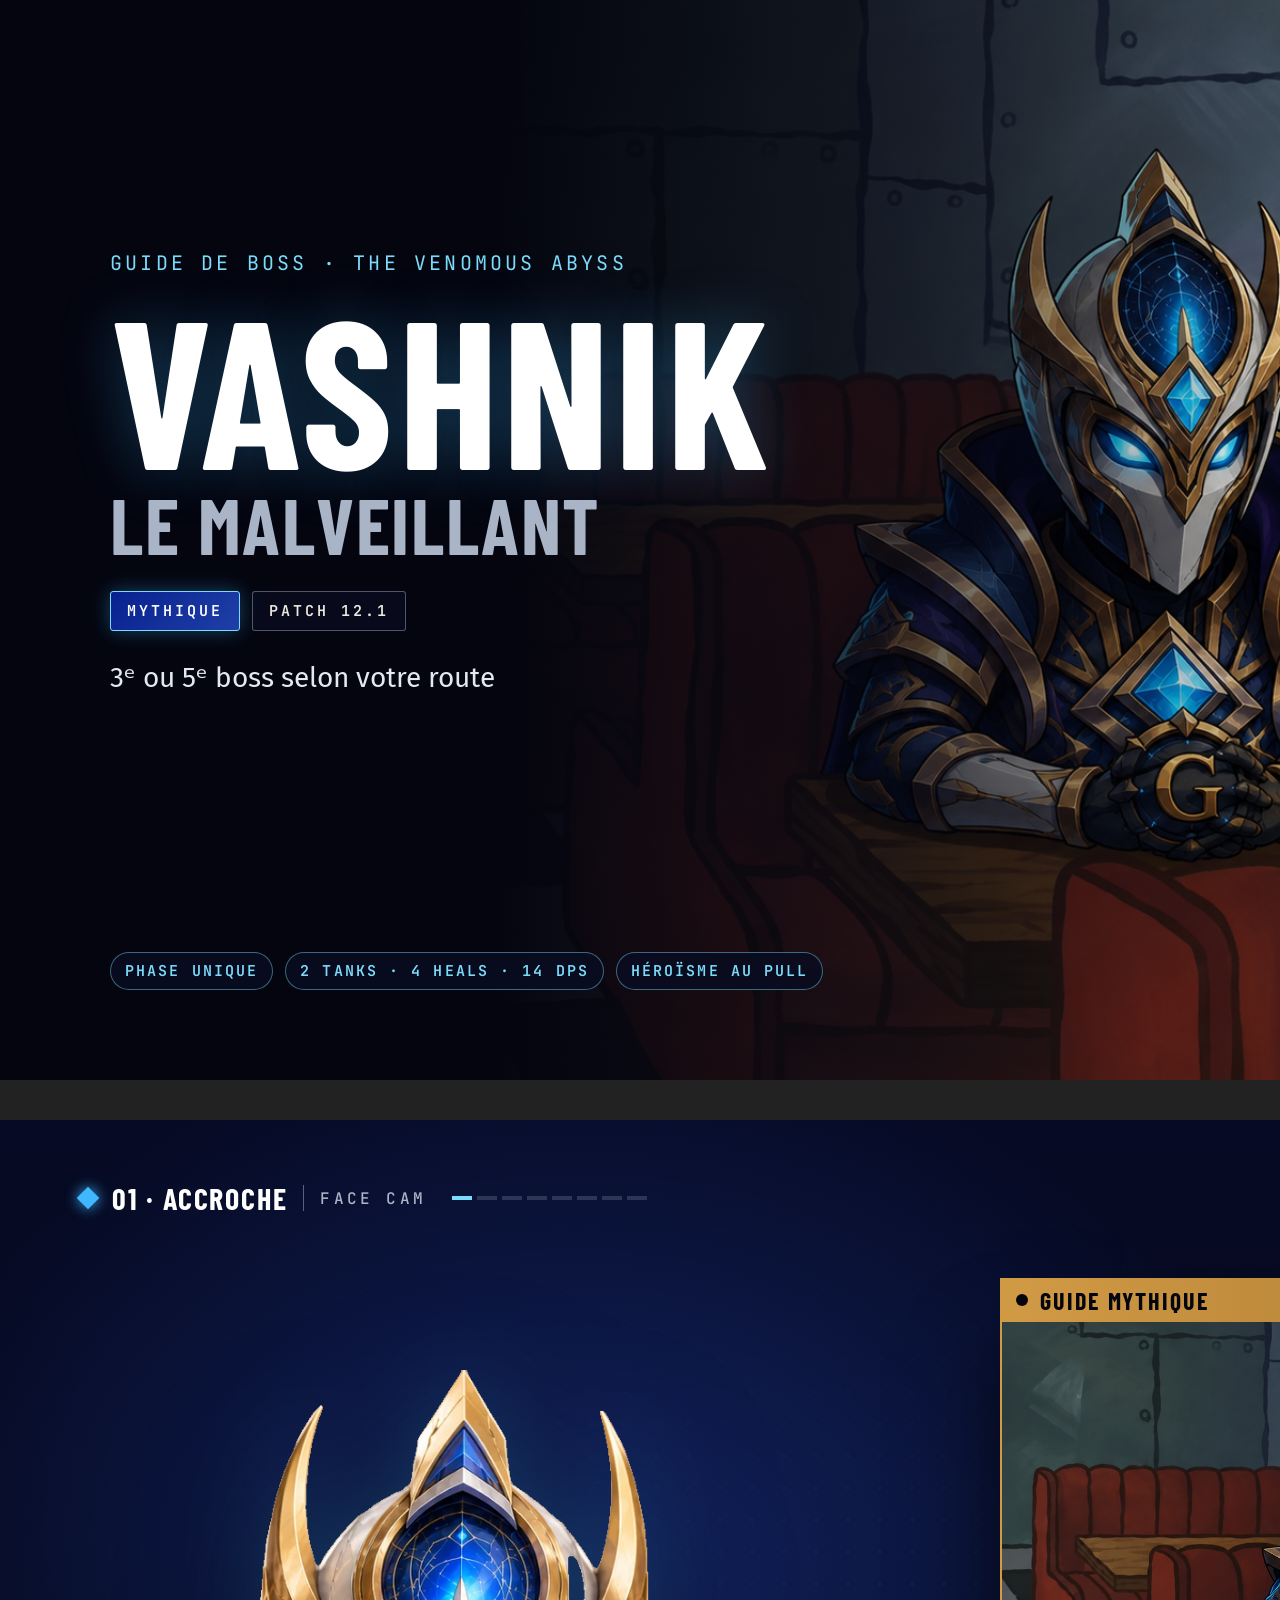
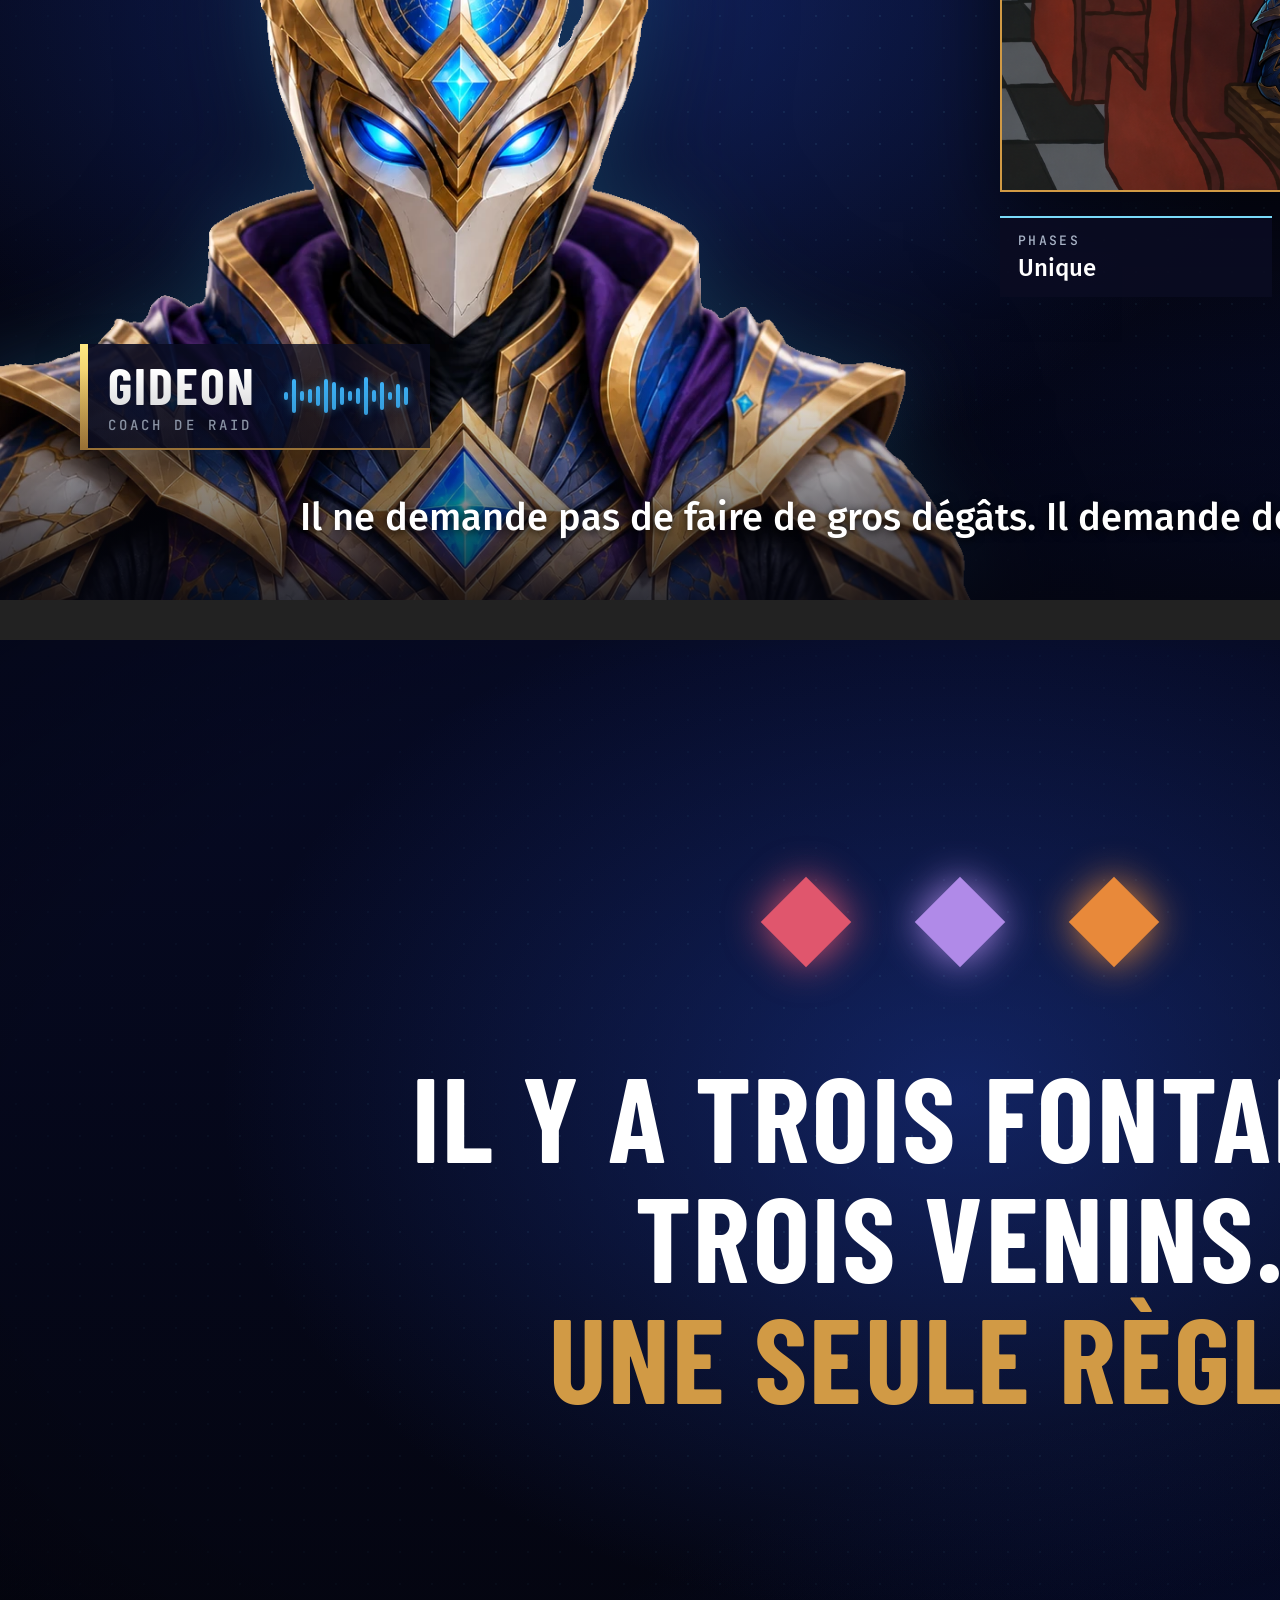
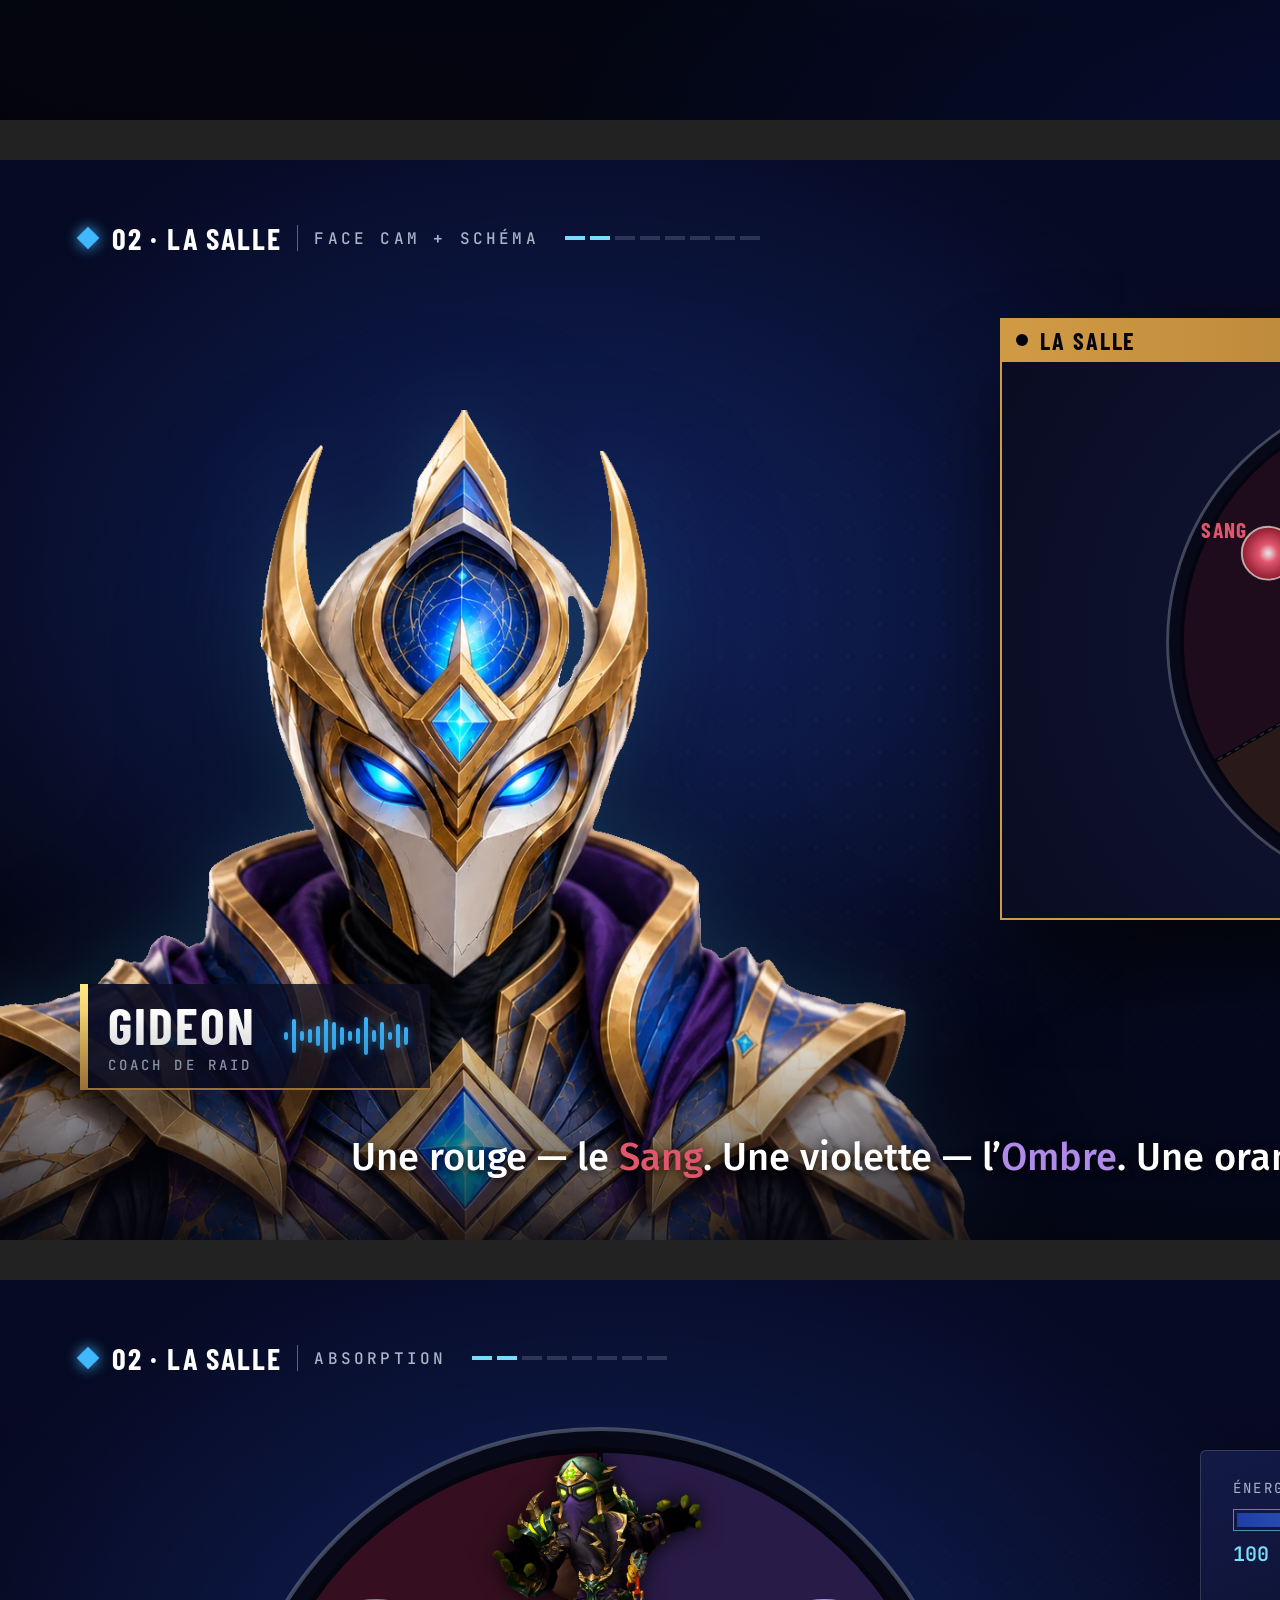
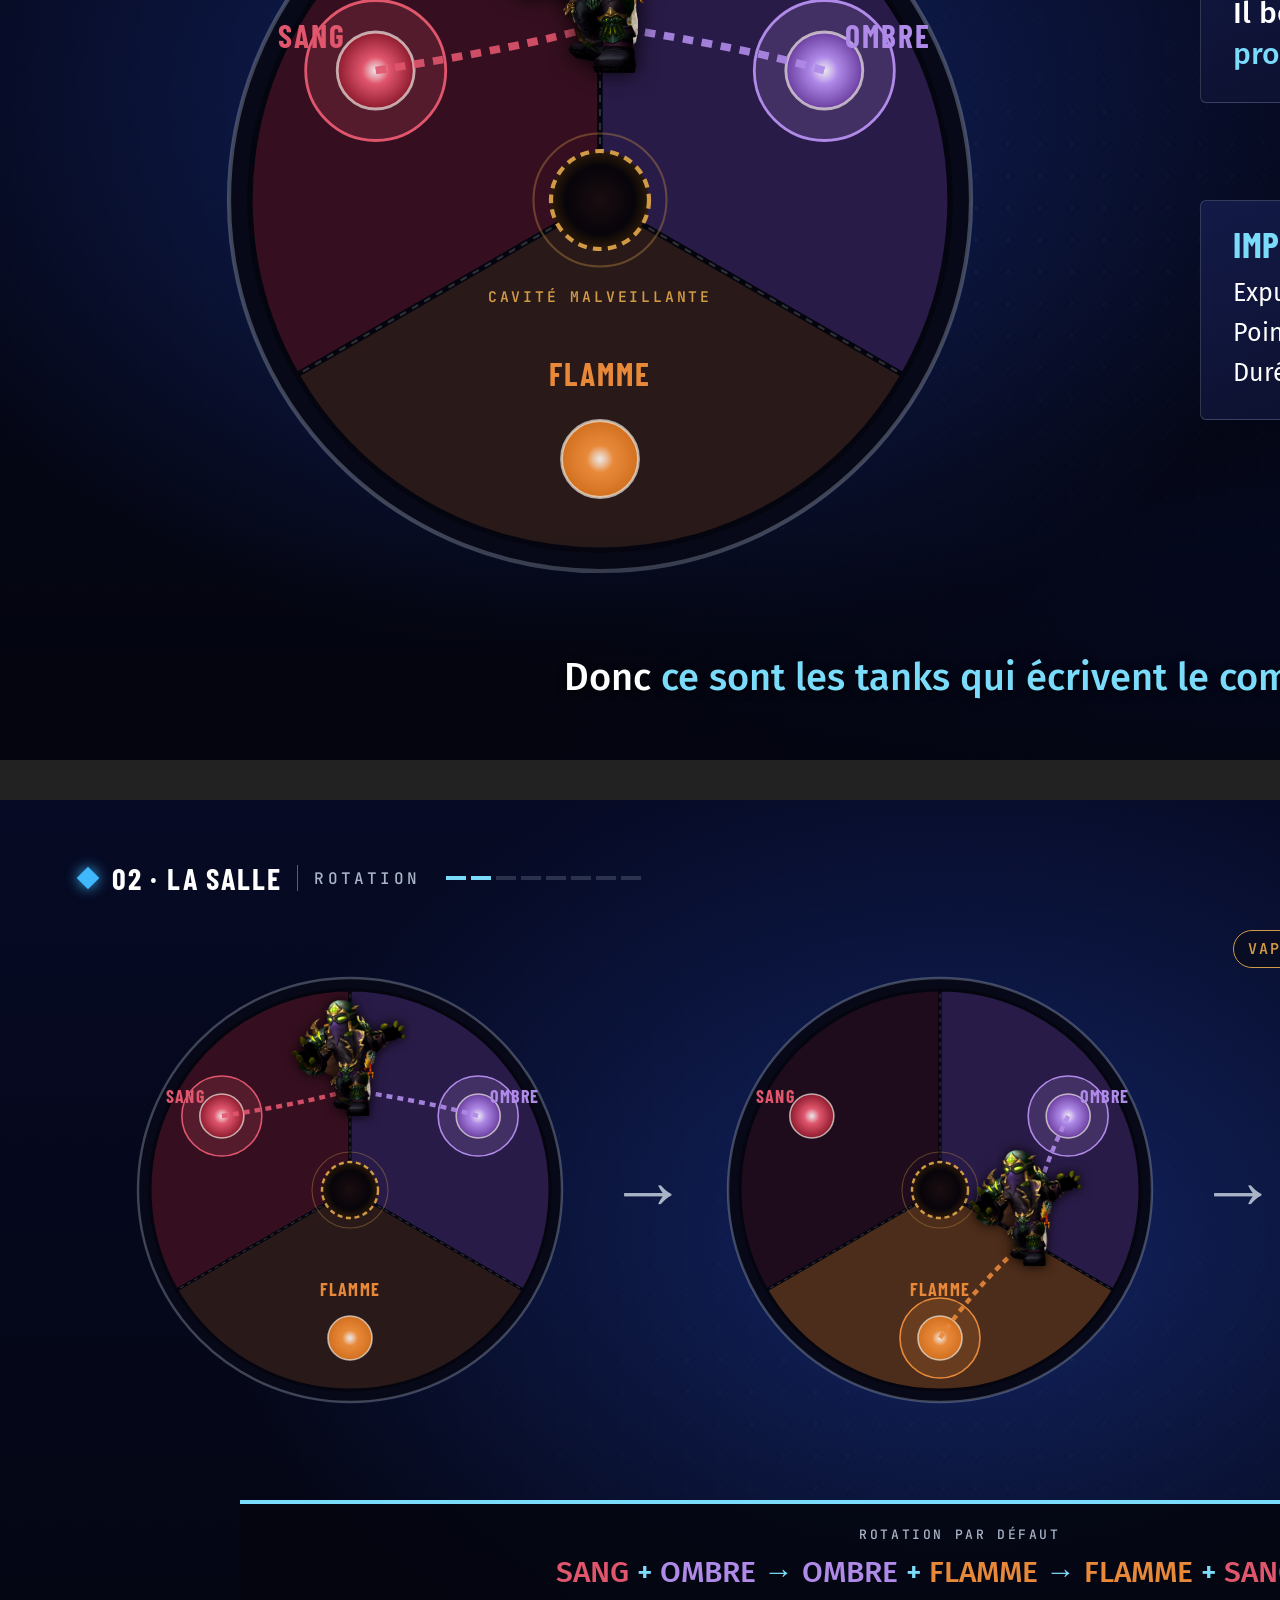
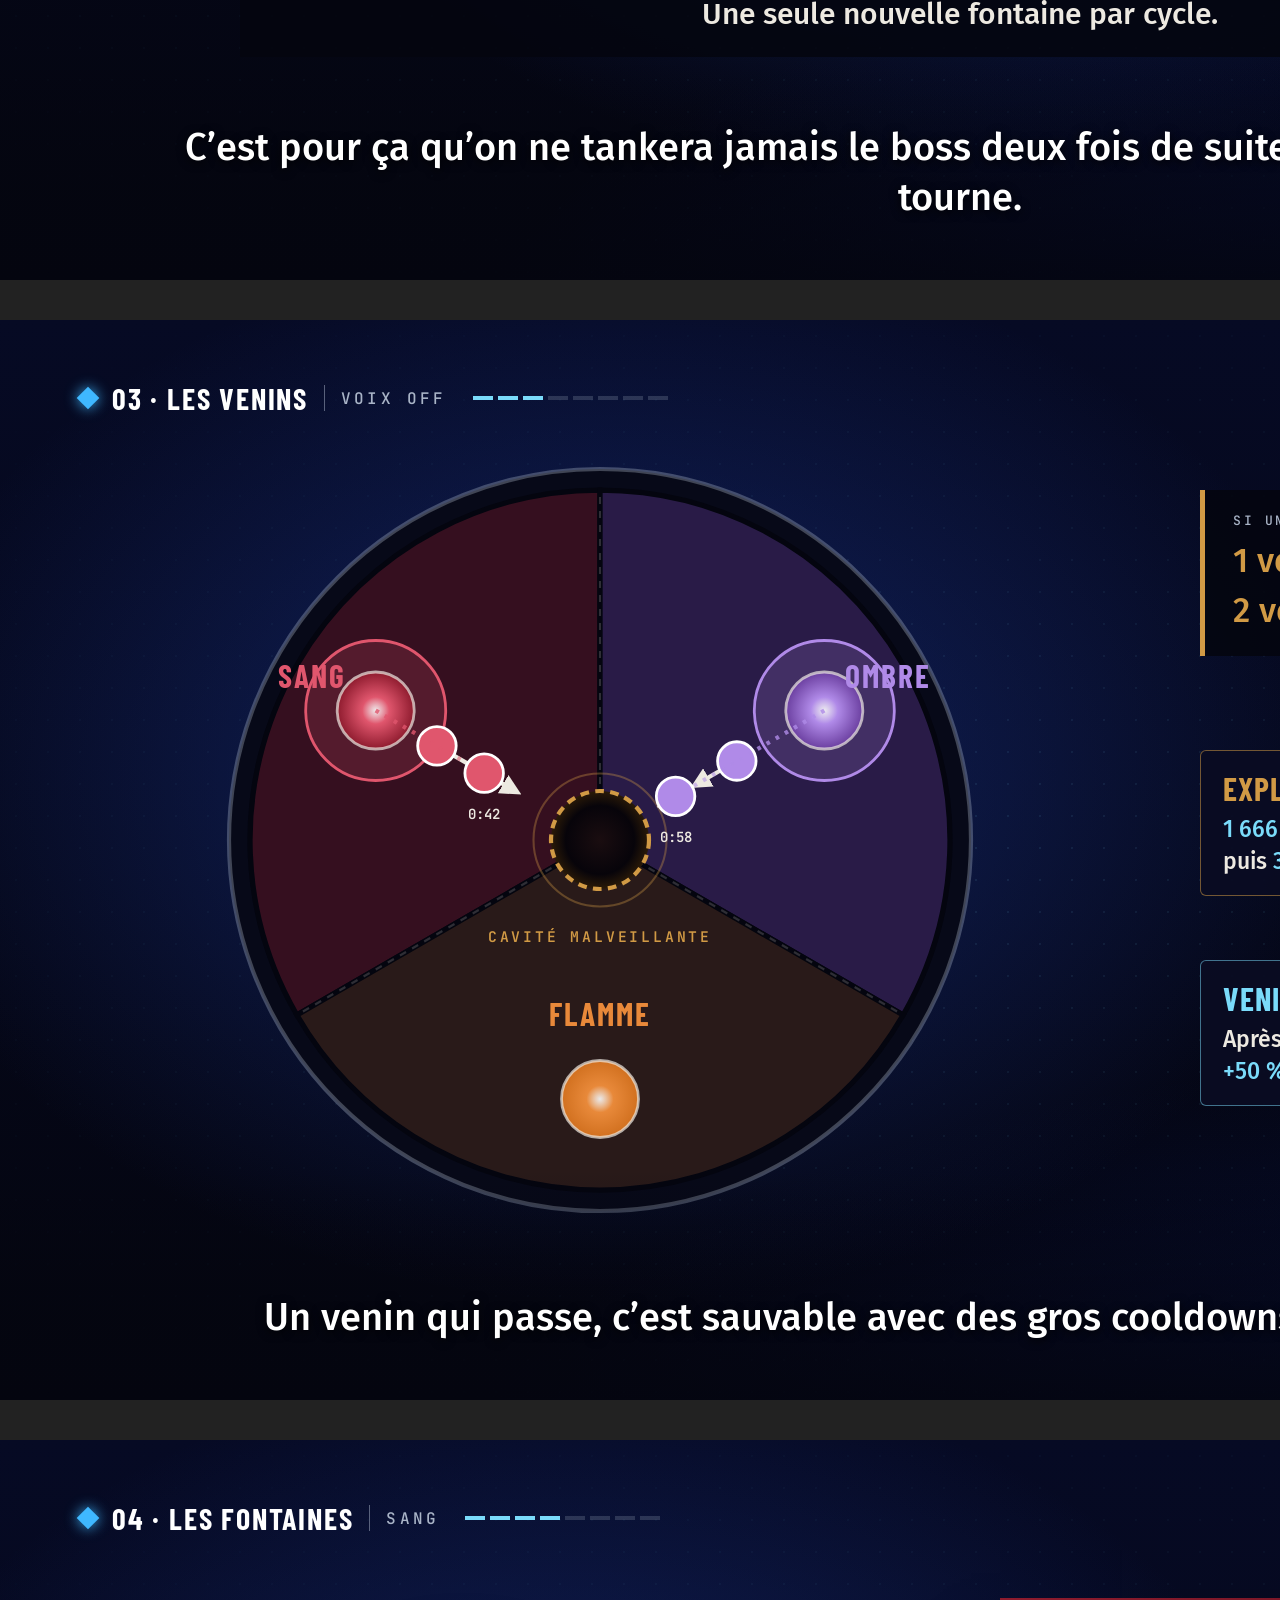
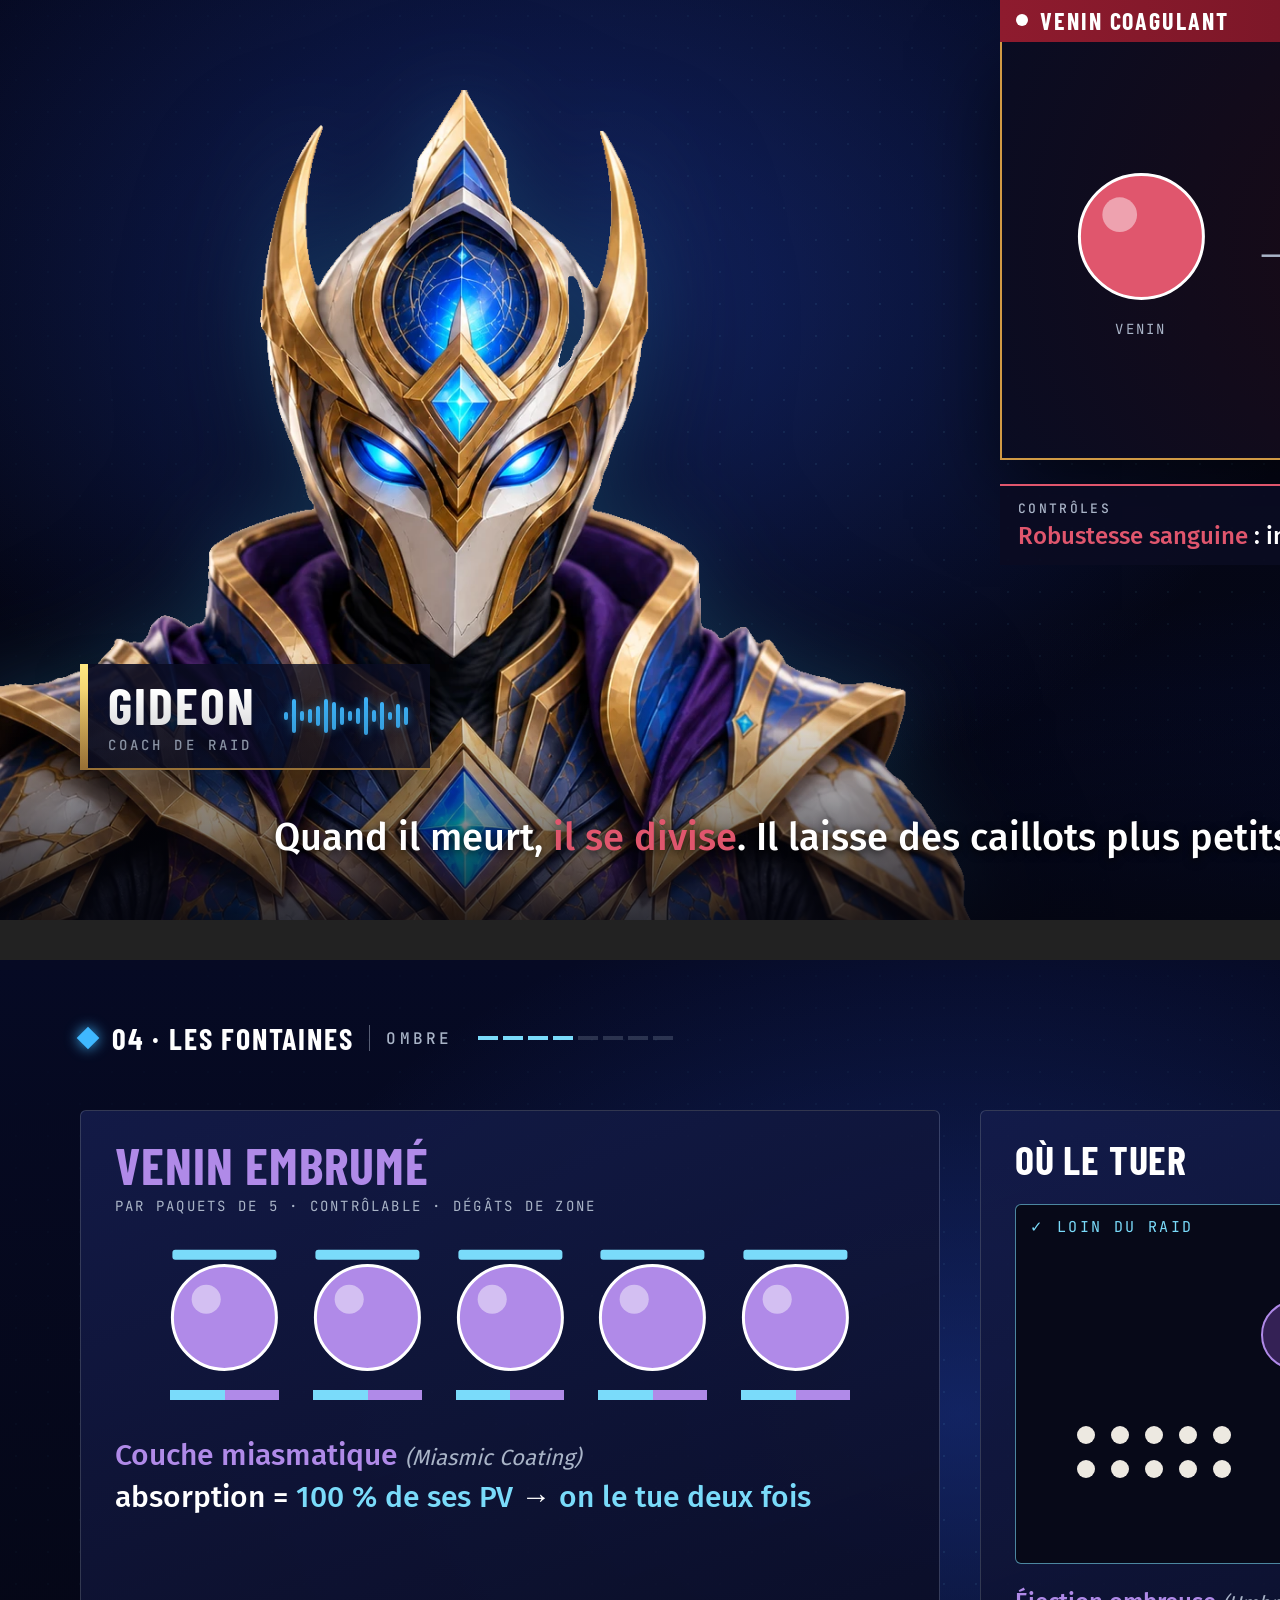
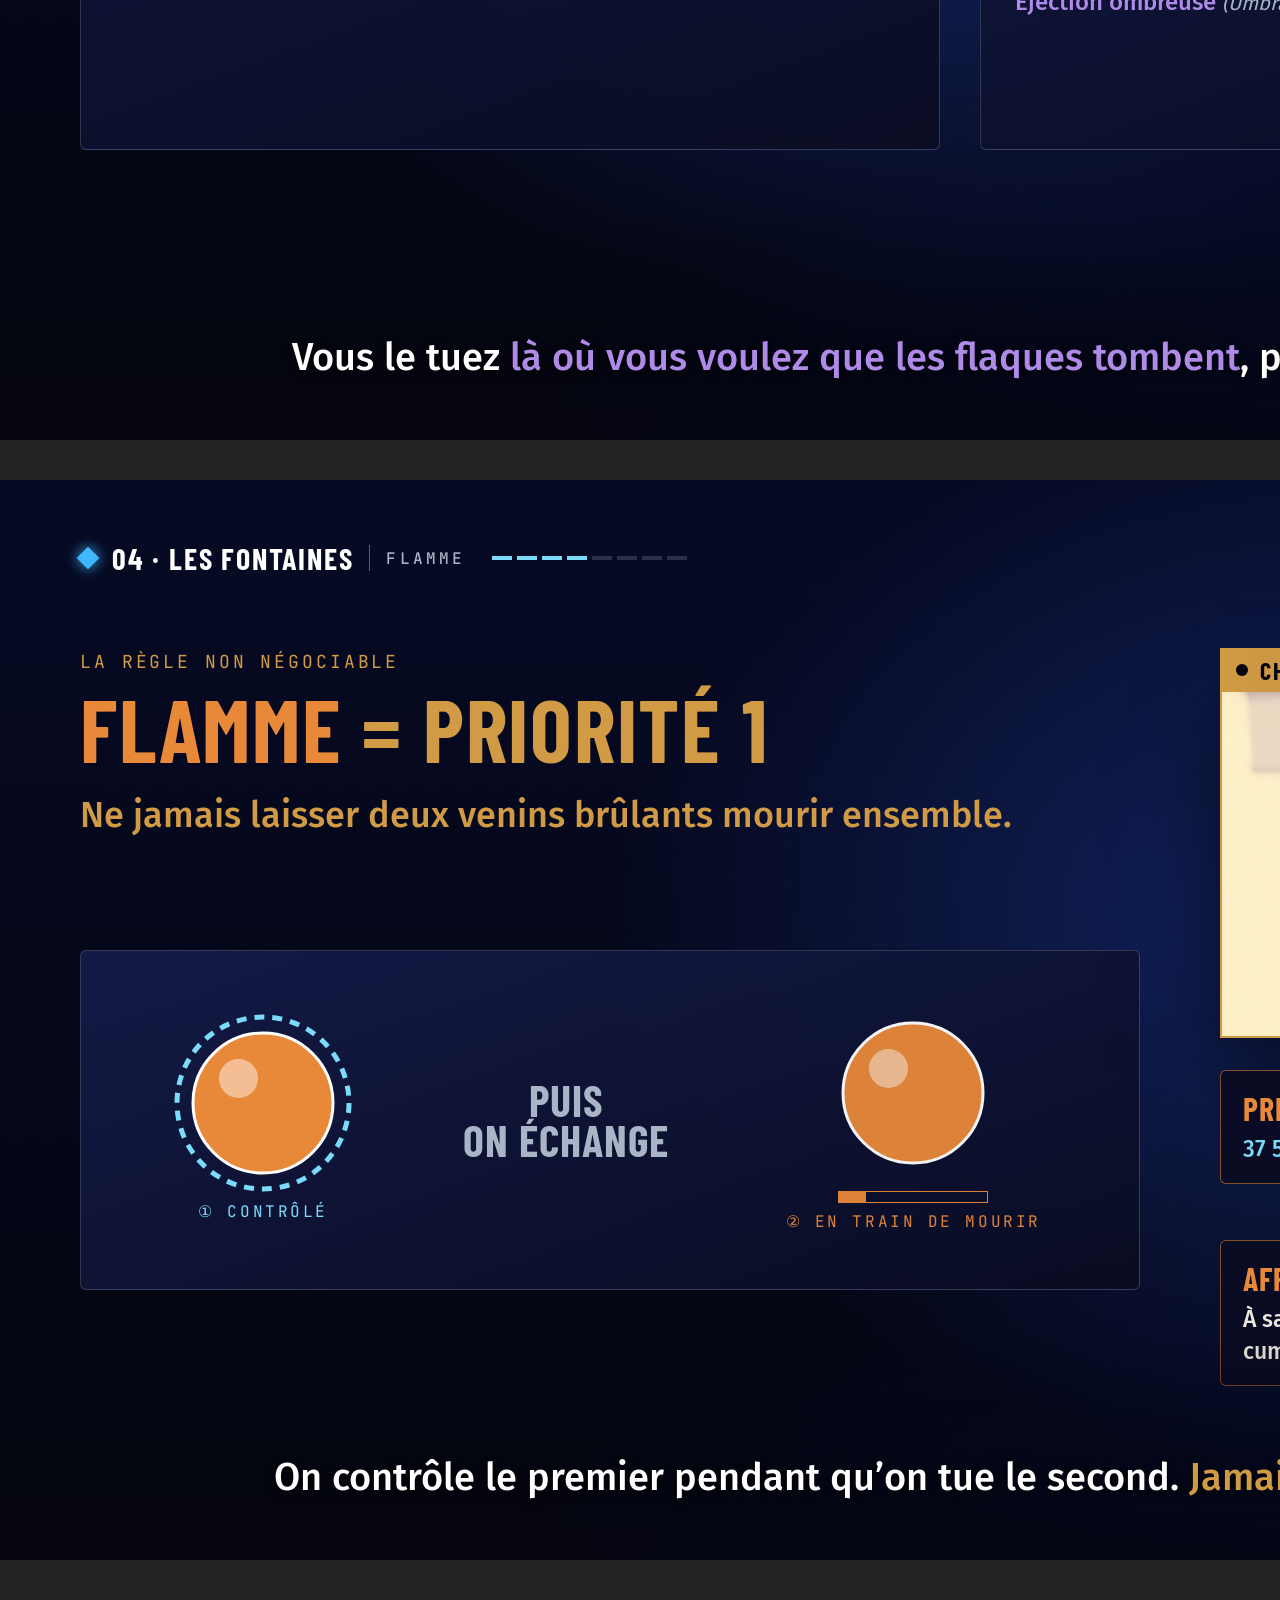
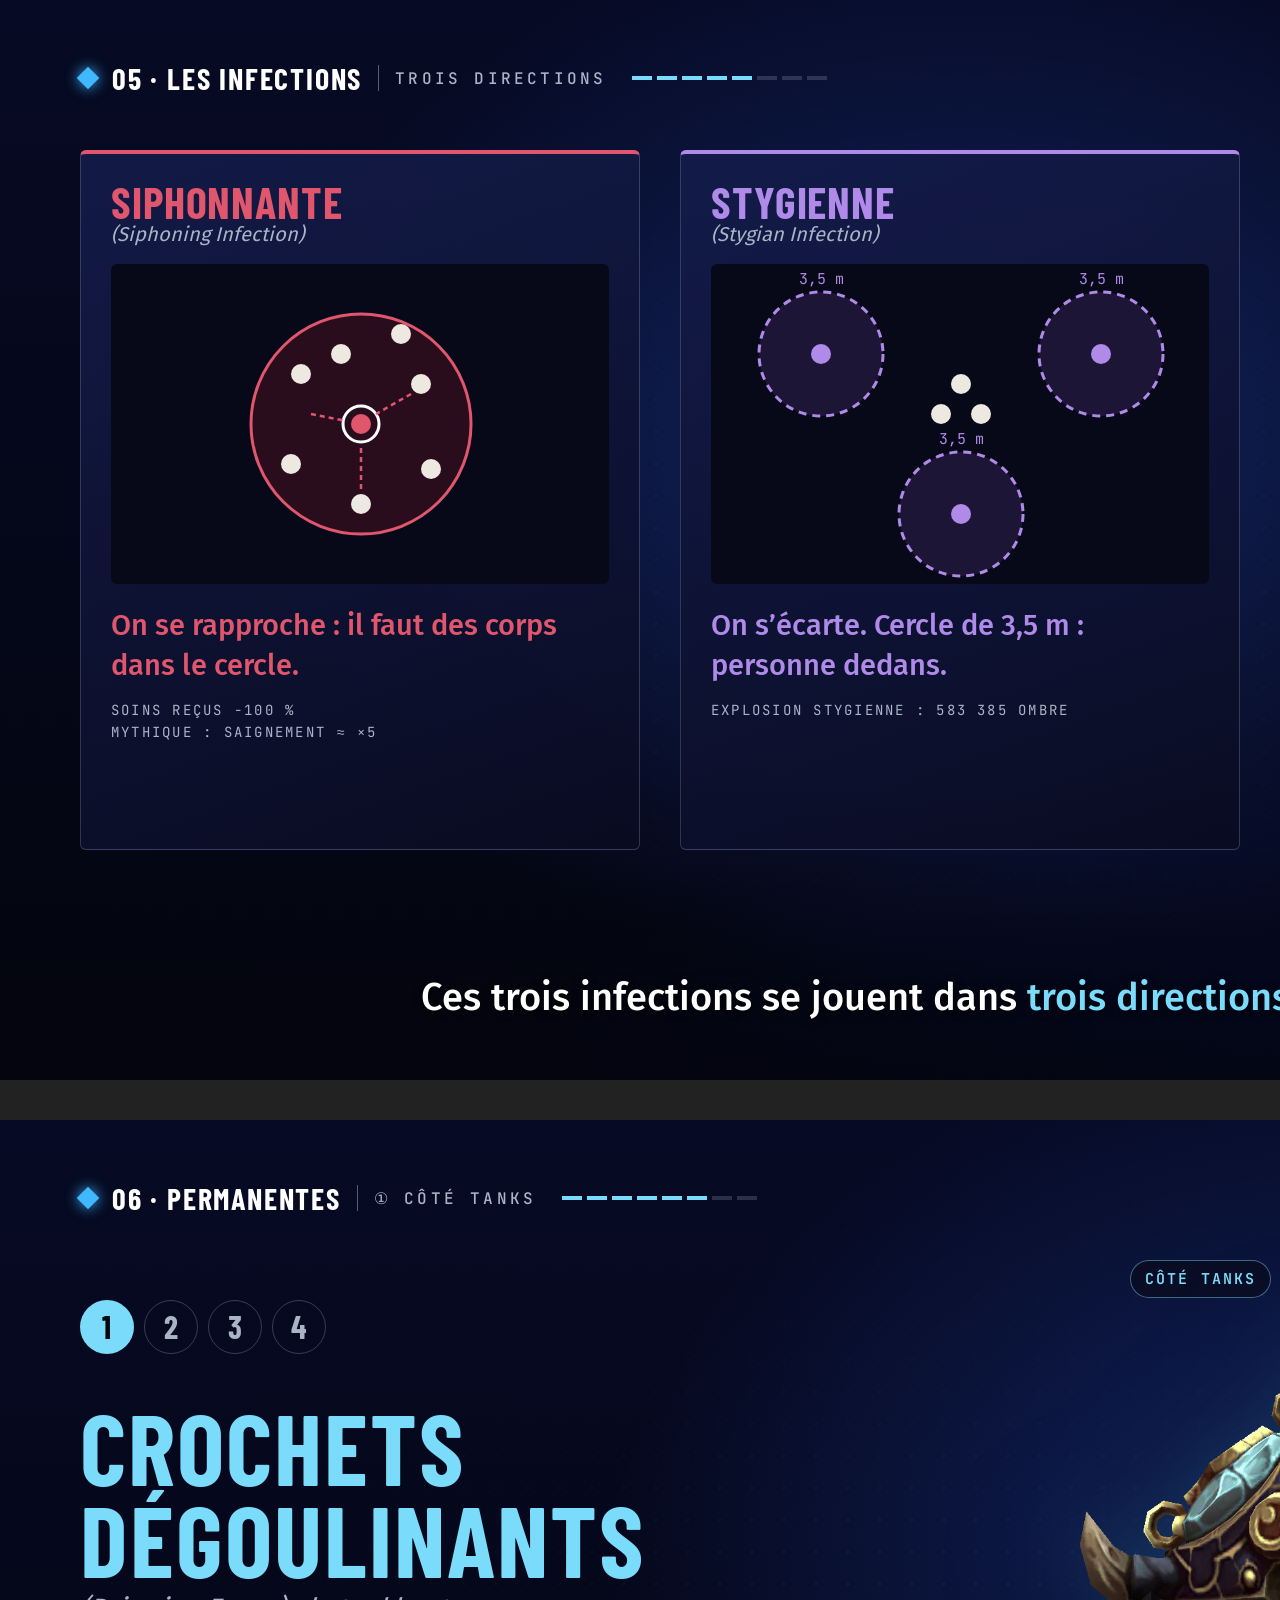
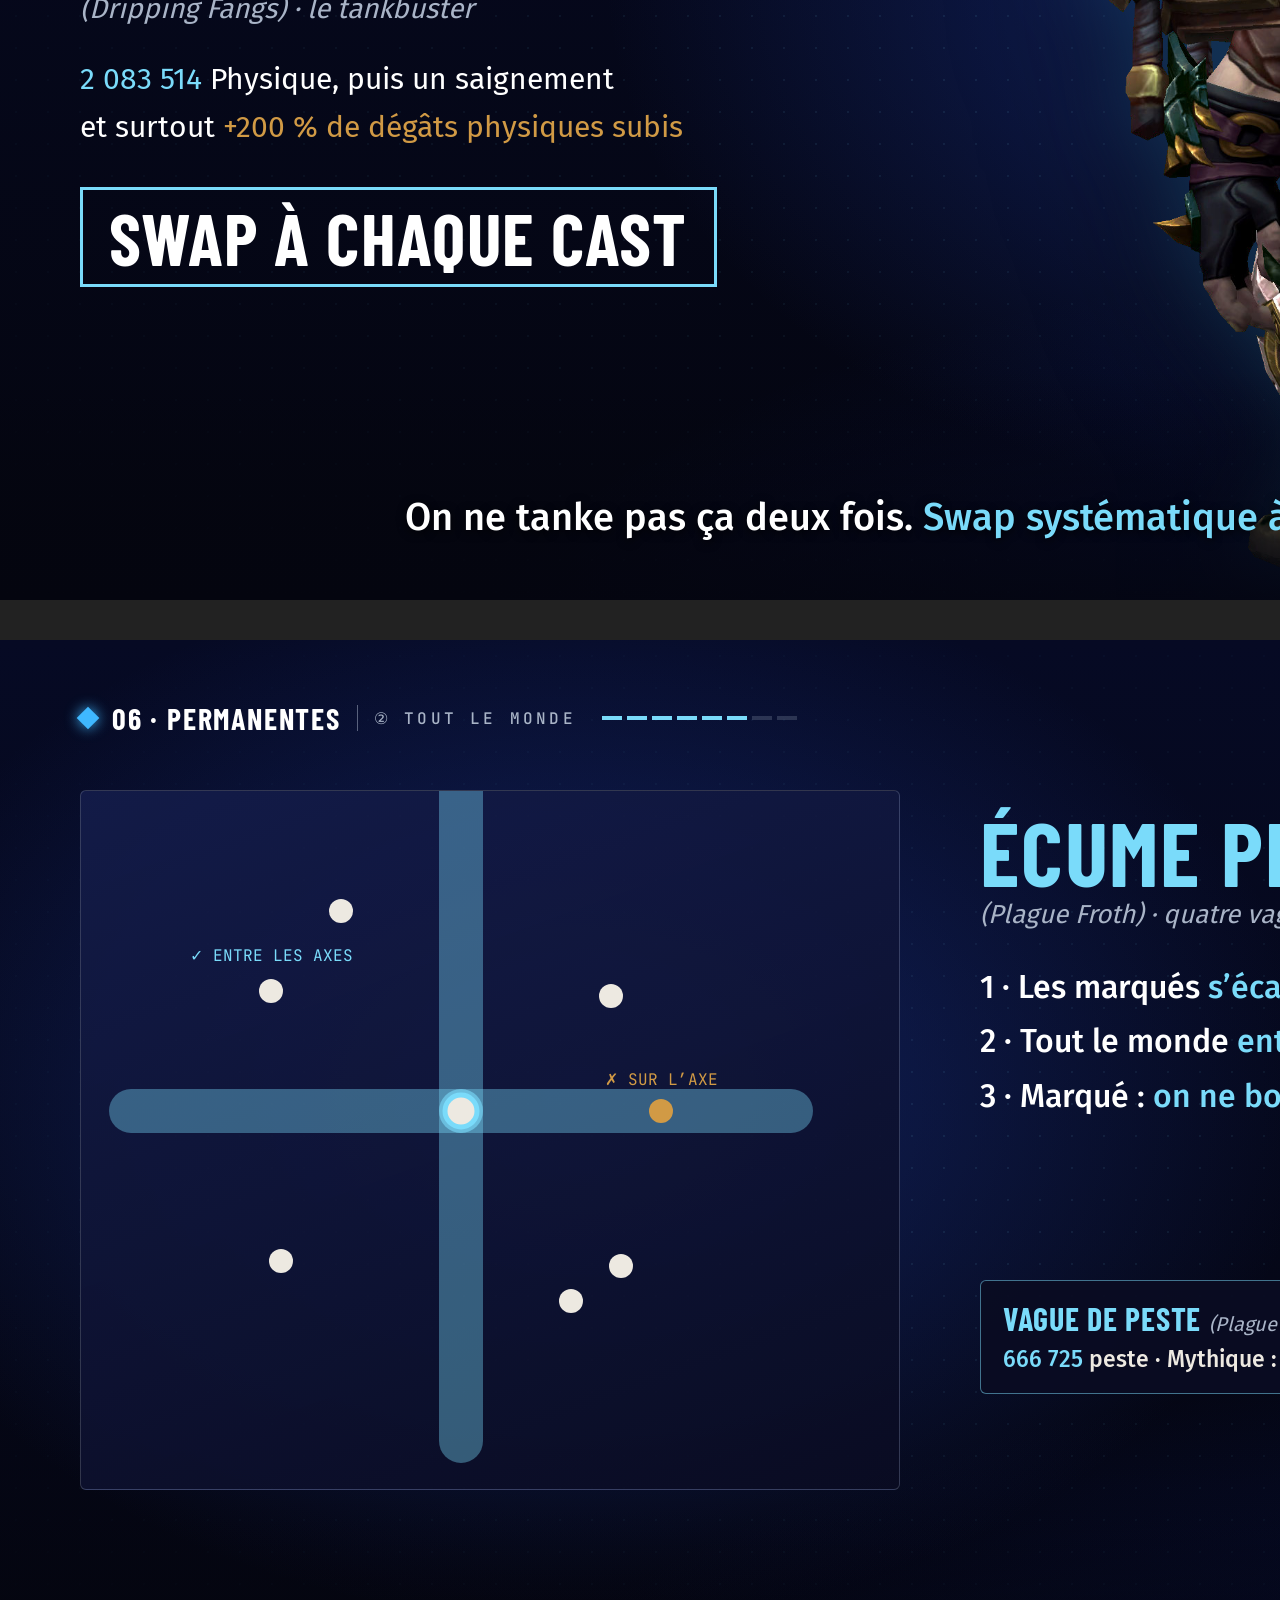
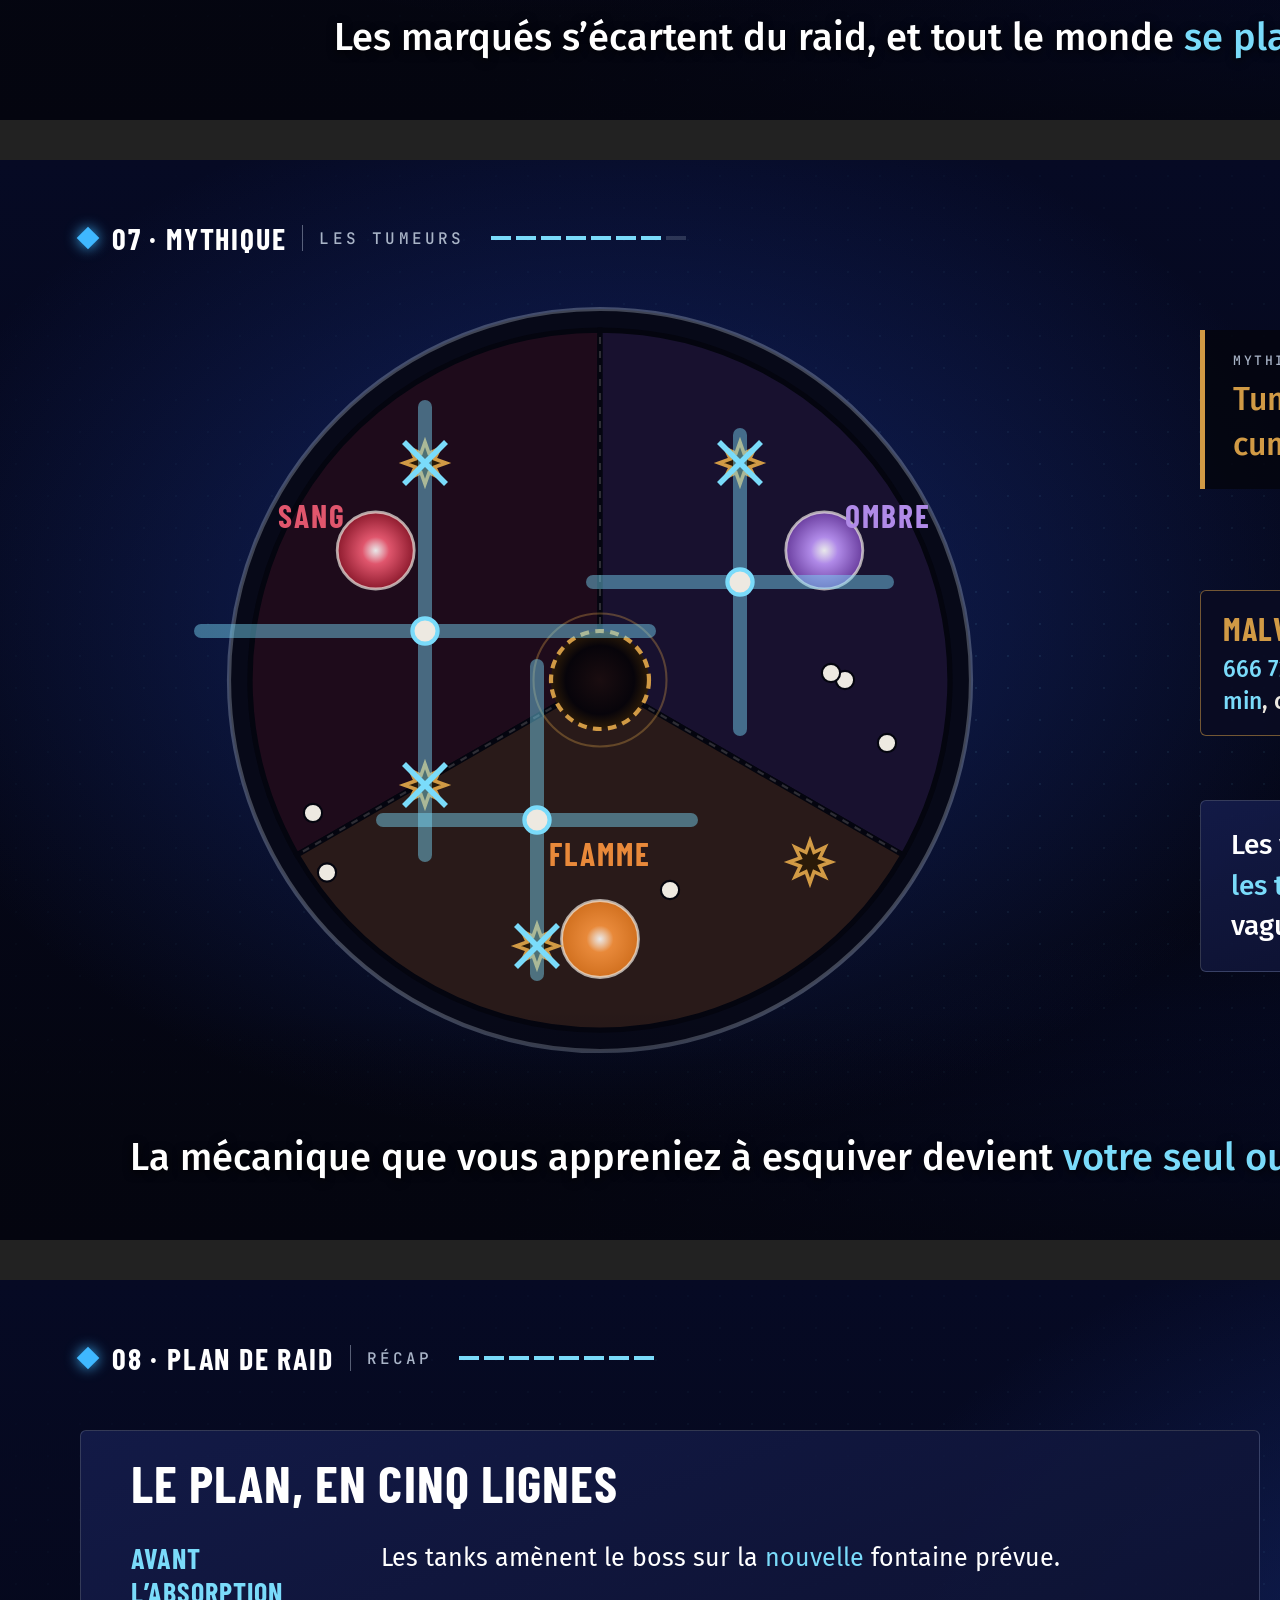
<file: dossier/sources/frames.html>
<!doctype html>
<html lang="fr">
<head>
<meta charset="utf-8">
<title>Vashnik — découpage</title>
<style>
@font-face { font-family: "Barlow Condensed"; src: url(../../production/vashnik-express/assets/fonts/barlow-condensed-700.woff2) format("woff2"); font-weight: 700; }
@font-face { font-family: "Fira Sans"; src: url(../../production/vashnik-express/assets/fonts/fira-sans-400.woff2) format("woff2"); font-weight: 400; }
@font-face { font-family: "Fira Sans"; src: url(../../production/vashnik-express/assets/fonts/fira-sans-500.woff2) format("woff2"); font-weight: 500; }
@font-face { font-family: "JetBrains Mono"; src: url(../../production/vashnik-express/assets/fonts/jetbrains-mono.woff2) format("woff2"); font-weight: 100 800; }
:root {
  /* palette du script §2.1 : fond, panneau, cyan = technique, or = danger, une couleur par fontaine */
  --night: #04050F; --panel: #0A0C22; --royal: #08218E; --armor: #1F3FA8; --gem: #3FB8FF;
  --cyan: #7ADBFA; --gold: #D19A45; --marble: #EDE9E1; --muted: #A9B4C7;
  --sang: #8E1B2E; --ombre: #6B3FA0; --flamme: #D1701F;
  /* mêmes teintes, éclaircies pour le texte sur fond nuit */
  --sang-t: #E0566D; --ombre-t: #B08AE8; --flamme-t: #E8893A;
  --title: "Barlow Condensed", sans-serif; --body: "Fira Sans", sans-serif; --mono: "JetBrains Mono", monospace;
}
* { box-sizing: border-box; margin: 0; padding: 0; }
body { background: #222; font-family: var(--body); color: #fff; }
.frame { position: relative; width: 1920px; height: 1080px; overflow: hidden; background: var(--night); margin-bottom: 40px; }
.abs { position: absolute; }
.t { font-family: var(--title); font-weight: 700; text-transform: uppercase; letter-spacing: .02em; line-height: .92; }
.m { font-family: var(--mono); letter-spacing: .16em; text-transform: uppercase; }
.s { color: var(--sang-t); } .o { color: var(--ombre-t); } .f { color: var(--flamme-t); } .c { color: var(--cyan); } .d { color: var(--gold); }
.en { color: var(--muted); font-style: italic; font-weight: 400; }
.studio { position: absolute; inset: 0; background:
  radial-gradient(ellipse 55% 70% at var(--hx, 30%) 42%, rgba(31,63,168,.5), transparent 70%),
  radial-gradient(ellipse 80% 60% at 80% 110%, rgba(8,33,142,.35), transparent 70%),
  linear-gradient(180deg, #060A24, var(--night)); }
.dots { position: absolute; inset: 0; background-image: radial-gradient(rgba(122,219,250,.09) 1.2px, transparent 1.4px); background-size: 32px 32px; mask-image: radial-gradient(ellipse 70% 70% at 50% 50%, #000, transparent); }
.vign { position: absolute; inset: 0; background: radial-gradient(ellipse 90% 90% at 50% 50%, transparent 55%, rgba(0,0,0,.5)); pointer-events: none; }
.char { position: absolute; filter: drop-shadow(0 0 40px rgba(63,184,255,.22)) drop-shadow(0 30px 60px rgba(0,0,0,.6)); }
.tag { position: absolute; right: 24px; bottom: 16px; font: 500 12px var(--mono); letter-spacing: .18em; color: rgba(255,255,255,.6); background: rgba(4,5,15,.8); padding: 5px 10px; border-radius: 3px; z-index: 20; }
.chapter { position: absolute; left: 80px; top: 60px; display: flex; align-items: center; gap: 16px; z-index: 5; }
.chapter .dia { width: 16px; height: 16px; transform: rotate(45deg); background: var(--gem); box-shadow: 0 0 14px var(--gem); }
.chapter .a { font: 700 30px var(--title); letter-spacing: .06em; text-transform: uppercase; }
.chapter .sep { width: 1px; height: 26px; background: rgba(169,180,199,.5); }
.chapter .b { font: 500 16px var(--mono); letter-spacing: .2em; color: var(--muted); text-transform: uppercase; }
.prog { display: flex; gap: 5px; margin-left: 10px; } .prog i { width: 20px; height: 4px; background: rgba(169,180,199,.22); } .prog i.on { background: var(--cyan); }
.badge { position: absolute; right: 80px; top: 56px; display: flex; gap: 10px; z-index: 5; }
.pill { font: 600 15px var(--mono); letter-spacing: .2em; padding: 9px 16px; border-radius: 3px; border: 1px solid rgba(169,180,199,.45); color: var(--marble); background: rgba(10,12,34,.75); }
.pill.myth { border-color: var(--cyan); background: linear-gradient(135deg, var(--royal), var(--armor)); box-shadow: 0 0 20px rgba(63,184,255,.35); color: #fff; }
.lower { position: absolute; left: 80px; bottom: 150px; display: flex; background: linear-gradient(90deg, rgba(10,12,34,.94), rgba(10,12,34,.75)); border-bottom: 2px solid var(--gold); box-shadow: 0 18px 40px rgba(0,0,0,.5); z-index: 6; }
.lower .bar { width: 8px; background: linear-gradient(#FFE982, var(--gold)); }
.lower .txt { padding: 14px 24px 14px 20px; }
.lower .n { font: 700 52px var(--title); letter-spacing: .04em; line-height: 1; }
.lower .r { font: 500 14px var(--mono); letter-spacing: .22em; color: var(--muted); margin-top: 6px; }
.wave { display: flex; align-items: center; gap: 4px; padding: 0 22px 0 4px; }
.wave i { width: 4px; border-radius: 2px; background: var(--gem); box-shadow: 0 0 8px rgba(63,184,255,.6); }
.scrim { position: absolute; left: 0; right: 0; bottom: 0; height: 230px; background: linear-gradient(transparent, rgba(4,5,15,.82)); z-index: 6; }
.caption { position: absolute; left: 120px; right: 120px; bottom: 58px; text-align: center; font: 500 38px/1.3 var(--body); text-shadow: 0 2px 10px rgba(0,0,0,.9); z-index: 7; }
.tv { position: absolute; border: 2px solid var(--gold); background: var(--panel); box-shadow: 0 30px 80px rgba(0,0,0,.6); overflow: visible; z-index: 4; }
.tv .head { position: absolute; left: -2px; right: -2px; top: -44px; height: 44px; display: flex; align-items: center; gap: 12px; padding: 0 16px; background: linear-gradient(90deg, var(--gold), #9C6E2B); color: var(--night); font: 700 24px var(--title); letter-spacing: .08em; text-transform: uppercase; }
.tv .head .live { width: 12px; height: 12px; border-radius: 50%; background: var(--night); }
.tv .head .r { margin-left: auto; font: 600 14px var(--mono); letter-spacing: .18em; }
.tv .body { position: absolute; inset: 0; overflow: hidden; }
.fields { position: absolute; display: flex; gap: 12px; z-index: 4; }
.fields > div { flex: 1; padding: 14px 18px; background: rgba(10,12,34,.9); border-top: 2px solid var(--cyan); }
.fields .k { font: 500 13px var(--mono); letter-spacing: .18em; color: var(--muted); text-transform: uppercase; }
.fields .v { font: 500 24px/1.25 var(--body); margin-top: 4px; }
.panel { position: absolute; background: linear-gradient(160deg, rgba(20,28,74,.92), rgba(10,12,34,.94)); border: 1px solid rgba(169,180,199,.25); border-radius: 6px; }
.block { position: absolute; padding: 22px 28px; background: rgba(4,5,15,.86); border-left: 5px solid var(--c, var(--cyan)); font: 500 30px/1.4 var(--body); color: var(--c, var(--cyan)); z-index: 5; }
.block .k { font: 500 13px var(--mono); letter-spacing: .2em; color: var(--muted); margin-bottom: 8px; }
.spell { position: absolute; padding: 18px 22px; background: rgba(10,12,34,.94); border: 1px solid var(--bc, rgba(122,219,250,.5)); border-radius: 6px; z-index: 5; }
.spell .n { font: 700 32px var(--title); text-transform: uppercase; letter-spacing: .03em; color: var(--nc, var(--cyan)); }
.spell .n span { font: italic 400 20px var(--body); color: var(--muted); text-transform: none; letter-spacing: 0; margin-left: 8px; }
.spell .v { font: 500 23px/1.4 var(--body); margin-top: 6px; color: var(--marble); }
.spell .v b { font-weight: 500; color: var(--cyan); }
.chip { display: inline-flex; align-items: center; gap: 8px; padding: 8px 14px; border-radius: 999px; background: rgba(10,12,34,.85); border: 1px solid rgba(122,219,250,.45); font: 600 15px var(--mono); letter-spacing: .14em; color: var(--cyan); text-transform: uppercase; }
.bigrule { font: 700 88px var(--title); text-transform: uppercase; letter-spacing: .02em; line-height: .95; }
table.recap { border-collapse: collapse; width: 100%; }
table.recap td { padding: 20px 24px; border-bottom: 1px solid rgba(169,180,199,.2); font: 400 25px/1.4 var(--body); vertical-align: top; }
table.recap td:first-child { width: 250px; font: 700 28px var(--title); text-transform: uppercase; letter-spacing: .04em; color: var(--cyan); }
</style>
</head>
<body>
<div id="root"></div>
<script>
const NS = 'http://www.w3.org/2000/svg'
const FC = { S: '#8E1B2E', O: '#6B3FA0', F: '#D1701F' }                    // fontaines (remplissage)
const FT = { S: '#E0566D', O: '#B08AE8', F: '#E8893A' }                    // fontaines (texte)
const FN = { S: 'SANG', O: 'OMBRE', F: 'FLAMME' }
const ANG = { S: -150, O: -30, F: 90 }
const rad = d => d * Math.PI / 180
const pt = (cx, cy, r, a) => [cx + Math.cos(rad(a)) * r, cy + Math.sin(rad(a)) * r]
const SEQ = ['Accroche', 'La salle', 'Les venins', 'Les fontaines', 'Les infections', 'Permanentes', 'Mythique', 'Plan de raid']

/* plan de salle vu de dessus : trois tiers, trois fontaines, la Cavité au centre */
function room(o) {
  const { W, H, R } = o, cx = o.cx ?? W / 2, cy = o.cy ?? H / 2, u = R / 100
  let s = `<svg width="${W}" height="${H}" viewBox="0 0 ${W} ${H}" style="position:absolute;left:0;top:0;overflow:visible"><defs>`
  for (const f of 'SOF') s += `<radialGradient id="g${f}${o.id}"><stop offset="0" stop-color="#fff" stop-opacity=".9"/><stop offset=".35" stop-color="${FT[f]}"/><stop offset="1" stop-color="${FC[f]}"/></radialGradient>`
  s += `<radialGradient id="cav${o.id}"><stop offset="0" stop-color="#1a0d10"/><stop offset=".7" stop-color="#07040a"/><stop offset="1" stop-color="#2a1a08"/></radialGradient>
    <marker id="ar${o.id}" viewBox="0 0 10 10" refX="6" refY="5" markerWidth="5" markerHeight="5" orient="auto"><path d="M0 0L10 5L0 10z" fill="#EDE9E1"/></marker></defs>`
  s += `<circle cx="${cx}" cy="${cy}" r="${R + 6 * u}" fill="#070918" stroke="rgba(169,180,199,.35)" stroke-width="${1.2 * u}"/>`
  for (const f of 'SOF') {                                                  // les tiers
    const a0 = ANG[f] - 60, a1 = ANG[f] + 60, [x0, y0] = pt(cx, cy, R, a0), [x1, y1] = pt(cx, cy, R, a1)
    const on = (o.glow || '').includes(f)
    s += `<path d="M${cx} ${cy}L${x0} ${y0}A${R} ${R} 0 0 1 ${x1} ${y1}Z" fill="${FC[f]}" fill-opacity="${on ? .34 : .17}" stroke="#04050F" stroke-width="${1.5 * u}"/>`
  }
  for (const a of [-90, 30, 150]) { const [x, y] = pt(cx, cy, R, a); s += `<line x1="${cx}" y1="${cy}" x2="${x}" y2="${y}" stroke="rgba(237,233,225,.18)" stroke-width="${.6 * u}" stroke-dasharray="${2 * u} ${2 * u}"/>` }
  for (const f of 'SOF') {                                                  // les fontaines
    const [x, y] = pt(cx, cy, R * .74, ANG[f]), on = (o.glow || '').includes(f)
    if (on) s += `<circle cx="${x}" cy="${y}" r="${20 * u}" fill="${FT[f]}" fill-opacity=".18" stroke="${FT[f]}" stroke-width="${.8 * u}"/>`
    s += `<circle cx="${x}" cy="${y}" r="${11 * u}" fill="url(#g${f}${o.id})" stroke="#EDE9E1" stroke-opacity=".7" stroke-width="${.8 * u}"/>`
    if (o.labels !== false) { const [lx, ly] = pt(cx, cy, R * .74 + (f === 'F' ? -25 : 21) * u, ANG[f]); s += `<text x="${lx}" y="${ly + 4 * u}" text-anchor="middle" font-family="Barlow Condensed" font-weight="700" font-size="${9 * u}" letter-spacing="${.6 * u}" fill="${FT[f]}">${FN[f]}</text>` }
  }
  if (o.drain && o.boss) {                                                  // Absorption : le boss boit
    const [bx, by] = o.boss
    for (const f of o.glow) { const [x, y] = pt(cx, cy, R * .74, ANG[f]); s += `<path d="M${x} ${y}Q${(x + bx) / 2 + (cy - by) * .2} ${(y + by) / 2} ${bx} ${by}" fill="none" stroke="${FT[f]}" stroke-width="${2.2 * u}" stroke-dasharray="${3 * u} ${2.5 * u}" opacity=".9"/>` }
  }
  s += `<circle cx="${cx}" cy="${cy}" r="${14 * u}" fill="url(#cav${o.id})" stroke="#D19A45" stroke-width="${1.2 * u}" stroke-dasharray="${2.5 * u} ${1.8 * u}"/>`
  s += `<circle cx="${cx}" cy="${cy}" r="${19 * u}" fill="none" stroke="#D19A45" stroke-opacity=".35" stroke-width="${.6 * u}"/>`
  if (o.labels !== false && !o.noCavLabel) s += `<text x="${cx}" y="${cy + 29 * u}" text-anchor="middle" font-family="JetBrains Mono" font-weight="600" font-size="${4.2 * u}" letter-spacing="${.8 * u}" fill="#D19A45">CAVITÉ MALVEILLANTE</text>`
  for (const v of o.venins || []) {                                         // venins qui rampent vers le centre
    const [fx, fy] = pt(cx, cy, R * .74, ANG[v.f]), ex = cx + (fx - cx) * .22, ey = cy + (fy - cy) * .22
    const x = fx + (ex - fx) * v.t, y = fy + (ey - fy) * v.t
    s += `<line x1="${fx}" y1="${fy}" x2="${x}" y2="${y}" stroke="${FT[v.f]}" stroke-opacity=".55" stroke-width="${1.2 * u}" stroke-dasharray="${1 * u} ${2 * u}"/>`
    s += `<line x1="${x}" y1="${y}" x2="${x + (ex - x) * .45}" y2="${y + (ey - y) * .45}" stroke="#EDE9E1" stroke-width="${1.2 * u}" marker-end="url(#ar${o.id})"/>`
    s += `<circle cx="${x}" cy="${y}" r="${5.5 * u}" fill="${FT[v.f]}" stroke="#fff" stroke-width="${.8 * u}"/>`
    if (v.lab) s += `<text x="${x}" y="${y + 13 * u}" text-anchor="middle" font-family="JetBrains Mono" font-weight="600" font-size="${4 * u}" fill="#EDE9E1">${v.lab}</text>`
  }
  for (const t of o.tum || []) {                                            // tumeurs (Mythique)
    const x = cx + t[0] * u, y = cy + t[1] * u, k = 6 * u
    let p = ''; for (let i = 0; i < 16; i++) { const rr = i % 2 ? k * .5 : k; p += `${i ? 'L' : 'M'}${x + Math.cos(i * Math.PI / 8) * rr} ${y + Math.sin(i * Math.PI / 8) * rr}` }
    s += `<path d="${p}Z" fill="#2a1a08" stroke="#D19A45" stroke-width="${1 * u}"/>`
    if (t[2]) s += `<path d="M${x - k} ${y - k}L${x + k} ${y + k}M${x + k} ${y - k}L${x - k} ${y + k}" stroke="#7ADBFA" stroke-width="${1.6 * u}"/>`
  }
  for (const m of o.marked || []) {                                         // joueurs marqués : vagues en croix
    const x = cx + m[0] * u, y = cy + m[1] * u, L = m[2] * u
    for (const [dx, dy] of [[1, 0], [-1, 0], [0, 1], [0, -1]]) s += `<line x1="${x}" y1="${y}" x2="${x + dx * L}" y2="${y + dy * L}" stroke="#7ADBFA" stroke-opacity=".45" stroke-width="${4 * u}" stroke-linecap="round"/>`
    s += `<circle cx="${x}" cy="${y}" r="${3.6 * u}" fill="#EDE9E1" stroke="#7ADBFA" stroke-width="${1.2 * u}"/>`
  }
  for (const p of o.raid || []) s += `<circle cx="${cx + p[0] * u}" cy="${cy + p[1] * u}" r="${2.6 * u}" fill="#EDE9E1" stroke="#04050F" stroke-width="${.6 * u}"/>`
  s += '</svg>'
  if (o.boss) { const [bx, by] = o.boss, h = (o.bossH || 44) * u; s += `<img src="detourages/gnome-provisoire.png" style="position:absolute;left:${bx - h * .5}px;top:${by - h * .78}px;height:${h}px;filter:drop-shadow(0 0 ${3 * u}px rgba(0,0,0,.9))">` }
  return `<div style="position:absolute;left:${o.x || 0}px;top:${o.y || 0}px;width:${W}px;height:${H}px">${s}</div>`
}
const bossAt = (cx, cy, R, pair) => pt(cx, cy, R * .5, { SO: -90, OF: 30, FS: 150 }[pair])
const blob = (f, r, extra = '') => `<svg width="${r * 2.4}" height="${r * 2.4}" style="overflow:visible"><circle cx="${r * 1.2}" cy="${r * 1.2}" r="${r}" fill="${FT[f]}" stroke="#fff" stroke-width="3"/><circle cx="${r * .85}" cy="${r * .85}" r="${r * .28}" fill="#fff" opacity=".45"/>${extra}</svg>`

// composants
const chapter = (n, sub) => `<div class="chapter"><div class="dia"></div><div class="a">${String(n).padStart(2, '0')} · ${SEQ[n - 1]}</div>${sub ? `<div class="sep"></div><div class="b">${sub}</div>` : ''}<div class="prog">${SEQ.map((_, i) => `<i class="${i < n ? 'on' : ''}"></i>`).join('')}</div></div>`
const badge = () => `<div class="badge"><span class="pill">VASHNIK</span><span class="pill myth">MYTHIQUE</span></div>`
const wave = n => `<div class="wave">${Array.from({ length: n }, (_, i) => `<i style="height:${8 + Math.abs(Math.sin(i * 1.7) * Math.cos(i * .6)) * 32}px"></i>`).join('')}</div>`
const lower = () => `<div class="lower"><div class="bar"></div><div class="txt"><div class="n">GIDEON</div><div class="r">COACH DE RAID</div></div>${wave(16)}</div>`
const caption = html => `<div class="scrim"></div><div class="caption">${html}</div>`
const presenter = (hx = 30) => `<div class="studio" style="--hx:${hx}%"></div><div class="dots"></div><img class="char" src="../../production/vashnik-express/assets/img/gideon.png" style="left:-300px;top:250px;width:1520px;z-index:2">`
const tag = (n, tc, what) => `<div class="tag">PLAN ${String(n).padStart(2, '0')} · ${tc} · ${what}</div>`
const spell = (css, fr, en, v, col) => `<div class="spell" style="${css};${col ? `--bc:${col}88;--nc:${col}` : ''}"><div class="n">${fr}<span>(${en})</span></div><div class="v">${v}</div></div>`

const F = []
// 01 · carton d'intro
F.push(`<img class="abs" src="../../production/vashnik-express/assets/img/diner.png" style="right:0;top:-40px;height:1160px">
  <div class="abs" style="left:0;top:0;width:1300px;height:1080px;background:linear-gradient(90deg,var(--night) 38%,rgba(4,5,15,.6) 70%,transparent)"></div>
  <div class="abs" style="left:110px;top:250px">
    <div class="m c" style="font-size:20px">GUIDE DE BOSS · THE VENOMOUS ABYSS</div>
    <div class="t" style="font-size:210px;margin-top:14px;color:#fff;text-shadow:0 0 60px rgba(63,184,255,.3)">Vashnik</div>
    <div class="t" style="font-size:78px;margin-top:6px;color:var(--muted)">le Malveillant</div>
    <div style="display:flex;gap:12px;margin-top:30px"><span class="pill myth">MYTHIQUE</span><span class="pill">PATCH 12.1</span></div>
    <div style="font:400 28px var(--body);color:#E3E8F2;margin-top:30px">3ᵉ ou 5ᵉ boss selon votre route</div>
  </div>
  <div class="abs" style="left:110px;bottom:90px;display:flex;gap:12px"><span class="chip">Phase unique</span><span class="chip">2 tanks · 4 heals · 14 DPS</span><span class="chip">Héroïsme au pull</span></div>
  ${tag(1, '0:00', 'CARTON D’INTRO')}`)
// 02 · accroche face cam
F.push(`${presenter()}${chapter(1, 'Face cam')}${badge()}
  <div class="tv" style="left:1000px;top:200px;width:840px;height:472px"><div class="head"><span class="live"></span>Guide Mythique<span class="r">GIDEON AU DINER</span></div><div class="body"><img src="../../production/vashnik-express/assets/img/diner.png" style="width:100%;height:100%;object-fit:cover"></div></div>
  <div class="fields" style="left:1000px;top:696px;width:840px"><div><div class="k">Phases</div><div class="v">Unique</div></div><div><div class="k">Composition</div><div class="v">2 · 4 · 14</div></div><div><div class="k">Héroïsme</div><div class="v">Au pull</div></div></div>
  ${lower()}${caption('Il ne demande pas de faire de gros dégâts. Il demande de <span class="c">tenir une rotation</span>.')}
  ${tag(2, '0:10', 'ACCROCHE · FACE CAM')}`)
// 03 · fin de l'accroche
F.push(`<div class="studio" style="--hx:50%"></div><div class="dots"></div>
  <div class="abs" style="left:0;right:0;top:250px;display:flex;justify-content:center;gap:90px">${'SOF'.split('').map(f => `<div style="width:64px;height:64px;transform:rotate(45deg);background:${FT[f]};box-shadow:0 0 40px ${FT[f]}"></div>`).join('')}</div>
  <div class="abs" style="left:0;right:0;top:420px;text-align:center">
    <div class="t" style="font-size:120px">Il y a trois fontaines.</div>
    <div class="t" style="font-size:120px;margin-top:10px">Trois venins.</div>
    <div class="t d" style="font-size:120px;margin-top:10px">Une seule règle.</div>
  </div><div class="vign"></div>
  ${tag(3, '0:55', 'FIN DE L’ACCROCHE')}`)
// 04 · la salle, face cam + encart
F.push(`${presenter()}${chapter(2, 'Face cam + schéma')}${badge()}
  <div class="tv" style="left:1000px;top:200px;width:840px;height:560px"><div class="head"><span class="live"></span>La salle<span class="r">VUE DE DESSUS</span></div><div class="body" style="background:radial-gradient(circle at 50% 50%,#101634,#0A0C22)">${room({ id: 'a', W: 840, H: 560, R: 240 })}</div></div>
  ${lower()}${caption('Une rouge — le <span class="s">Sang</span>. Une violette — l’<span class="o">Ombre</span>. Une orange — la <span class="f">Flamme</span>.')}
  ${tag(4, '1:05', 'LA SALLE · FACE CAM + ENCART')}`)
// 05 · Absorption : le boss boit aux deux fontaines les plus proches
{ const cx = 600, cy = 520, R = 350, b = bossAt(cx, cy, R, 'SO')
F.push(`<div class="studio" style="--hx:32%"></div><div class="dots"></div>${chapter(2, 'Absorption')}${badge()}
  ${room({ id: 'b', W: 1240, H: 1080, R, cx, cy, glow: 'SO', boss: b, drain: true, bossH: 62 })}
  <div class="panel" style="left:1200px;top:170px;width:640px;padding:28px 32px">
    <div class="m" style="font-size:14px;color:var(--muted)">ÉNERGIE DE VASHNIK</div>
    <div style="margin-top:12px;height:22px;border:1px solid rgba(122,219,250,.6);padding:3px"><div style="height:100%;width:100%;background:linear-gradient(90deg,#1F3FA8,#7ADBFA)"></div></div>
    <div style="display:flex;justify-content:space-between;margin-top:10px;font:600 20px var(--mono)"><span class="c">100 %</span><span class="c">Absorption <span class="en">(Imbibe)</span></span></div>
    <div style="font:500 30px/1.35 var(--body);margin-top:26px">Il boit aux <span class="c">deux fontaines les plus proches</span> de sa position.</div>
  </div>
  <div class="panel" style="left:1200px;top:520px;width:640px;padding:26px 32px">
    <div class="t c" style="font-size:36px">Imprégnation <span class="en" style="font:italic 400 20px var(--body);text-transform:none">(Blood/Shadow/Flame Infusion)</span></div>
    <div style="font:400 25px/1.6 var(--body);margin-top:10px">Expulsion de la fontaine <span class="c">+100 %</span><br>Points de vie des adds <span class="c">+50 %</span><br>Durée <span class="c">90 s</span> · <span class="c">cumulable</span></div>
  </div>
  ${caption('Donc <span class="c">ce sont les tanks qui écrivent le combat</span>.')}
  ${tag(5, '1:45', 'LA SALLE · PLAN DE SALLE ANIMÉ')}`) }
// 06 · rotation des fontaines
{ const cells = [['SO', 'S', 'O'], ['OF', 'O', 'F'], ['FS', 'F', 'S']]
F.push(`<div class="studio" style="--hx:50%"></div><div class="dots"></div>${chapter(2, 'Rotation')}${badge()}
  ${cells.map(([p], i) => { const W = 520, H = 480, R = 200, b = bossAt(W / 2, H / 2, R, p); return room({ id: 'r' + i, x: 90 + i * 590, y: 150, W, H, R, glow: p, boss: b, drain: true, bossH: 58, labels: true, noCavLabel: true }) }).join('')}
  ${[0, 1].map(i => `<div class="abs t" style="left:${608 + i * 590}px;top:350px;font-size:80px;color:var(--muted)">→</div>`).join('')}
  <div class="block" style="left:240px;top:700px;right:240px;text-align:center;border-left:none;border-top:4px solid var(--cyan)">
    <div class="k">ROTATION PAR DÉFAUT</div>
    <span class="s">SANG</span> + <span class="o">OMBRE</span> → <span class="o">OMBRE</span> + <span class="f">FLAMME</span> → <span class="f">FLAMME</span> + <span class="s">SANG</span> → …<br><span style="color:var(--marble)">Une seule nouvelle fontaine par cycle.</span>
  </div>
  <div class="abs" style="right:80px;top:130px"><span class="chip" style="border-color:var(--gold);color:var(--gold)">Vapeur toxique · +1 pile par Absorption · permanente</span></div>
  ${caption('C’est pour ça qu’on ne tankera jamais le boss deux fois de suite sur la même fontaine. On tourne.')}
  ${tag(6, '2:30', 'LA SALLE · ROTATION')}`) }
// 07 · les venins rampent vers la Cavité
{ const cx = 600, cy = 520, R = 350
F.push(`<div class="studio" style="--hx:32%"></div><div class="dots"></div>${chapter(3, 'Voix off')}${badge()}
  ${room({ id: 'c', W: 1240, H: 1080, R, cx, cy, glow: 'SO', venins: [{ f: 'S', t: .35 }, { f: 'S', t: .62, lab: '0:42' }, { f: 'O', t: .5 }, { f: 'O', t: .85, lab: '0:58' }] })}
  <div class="block" style="--c:var(--gold);left:1200px;top:170px;width:640px;font-size:34px">
    <div class="k">SI UN VENIN ATTEINT LE CENTRE</div>
    1 venin → survivable<br>2 venins → <span class="t" style="font-size:44px">WIPE</span>
  </div>
  ${spell('left:1200px;top:430px;width:640px', 'Explosion malveillante', 'Malignant Burst', '<b>1 666 813</b> Nature sur tout le raid<br>puis <b>333 363</b> / 3 s pendant <b>30 s</b>, cumulable', '#D19A45')}
  ${spell('left:1200px;top:640px;width:640px', 'Venin durci', 'Hardened Venom', 'Après <b>60 s</b> : insensible aux contrôles,<br><b>+50 %</b> vitesse de déplacement')}
  ${caption('Un venin qui passe, c’est sauvable avec des gros cooldowns. <span class="d">Deux, c’est un wipe.</span>')}
  ${tag(7, '3:30', 'LES VENINS · VOIX OFF SUR SCHÉMA')}`) }
// 08 · fontaine de Sang, face cam + vignette
F.push(`${presenter()}${chapter(4, 'Sang')}${badge()}
  <div class="tv" style="left:1000px;top:200px;width:840px;height:420px"><div class="head" style="background:linear-gradient(90deg,var(--sang),#5a0f1c);color:#fff"><span class="live" style="background:#fff"></span>Venin coagulant<span class="r">VIGNETTE</span></div>
    <div class="body" style="background:radial-gradient(circle at 50% 50%,#1a0a14,#0A0C22);display:flex;align-items:center;justify-content:center;gap:34px">
      <div style="text-align:center">${blob('S', 62)}<div class="m" style="font-size:14px;color:var(--muted);margin-top:6px">VENIN</div></div>
      <div class="t" style="font-size:60px;color:var(--muted)">→</div>
      <div style="text-align:center;display:flex;flex-direction:column;gap:8px">${blob('S', 34)}${blob('S', 34)}</div>
      <div class="t" style="font-size:60px;color:var(--muted)">→</div>
      <div style="display:grid;grid-template-columns:1fr 1fr;gap:6px">${blob('S', 20)}${blob('S', 20)}${blob('S', 20)}${blob('S', 20)}</div>
      <div class="m" style="font-size:14px;color:var(--muted);align-self:flex-end;margin-bottom:60px">CAILLOTS</div>
    </div></div>
  <div class="fields" style="left:1000px;top:644px;width:840px"><div style="border-top-color:var(--sang-t)"><div class="k">Contrôles</div><div class="v"><span class="s">Robustesse sanguine</span> : insensible</div></div><div style="border-top-color:var(--sang-t)"><div class="k">À sa mort</div><div class="v">Il se divise en caillots</div></div></div>
  ${lower()}${caption('Quand il meurt, <span class="s">il se divise</span>. Il laisse des caillots plus petits qu’il faut tuer aussi.')}
  ${tag(8, '4:30', 'FONTAINE DE SANG · FACE CAM + VIGNETTE')}`)
// 09 · fontaine d'Ombre, vignette
{ const shield = r => `<rect x="${r * .2}" y="${-r * .1}" width="${r * 2}" height="10" rx="3" fill="#7ADBFA"/>`
F.push(`<div class="studio" style="--hx:50%"></div><div class="dots"></div>${chapter(4, 'Ombre')}${badge()}
  <div class="panel" style="left:80px;top:150px;width:860px;height:640px;padding:30px 34px">
    <div class="t o" style="font-size:52px">Venin embrumé</div>
    <div class="m" style="font-size:14px;color:var(--muted);margin-top:8px">PAR PAQUETS DE 5 · CONTRÔLABLE · DÉGÂTS DE ZONE</div>
    <div style="display:flex;gap:18px;margin-top:40px;justify-content:center">${Array.from({ length: 5 }, () => `<div style="text-align:center">${blob('O', 52, shield(52))}<div style="height:10px;margin:6px 8px 0;background:linear-gradient(90deg,#7ADBFA 50%,#B08AE8 50%)"></div></div>`).join('')}</div>
    <div style="margin-top:34px;font:500 30px/1.4 var(--body)"><span class="o">Couche miasmatique</span> <span class="en" style="font-size:22px">(Miasmic Coating)</span><br>absorption = <span class="c">100 % de ses PV</span> → <span class="c">on le tue deux fois</span></div>
  </div>
  <div class="panel" style="left:980px;top:150px;width:860px;height:640px;padding:30px 34px">
    <div class="t" style="font-size:40px">Où le tuer</div>
    <div style="display:flex;gap:26px;margin-top:26px">
      ${[['✓ LOIN DU RAID', true], ['✗ DANS LE RAID', false]].map(([lab, ok]) => `<div style="flex:1;height:360px;border:1px solid ${ok ? 'rgba(122,219,250,.6)' : 'rgba(209,154,69,.6)'};border-radius:6px;position:relative;background:#070918">
        <svg width="380" height="360" style="position:absolute;left:0;top:0">${Array.from({ length: 10 }, (_, i) => `<circle cx="${70 + (i % 5) * 34}" cy="${230 + Math.floor(i / 5) * 34}" r="9" fill="#EDE9E1"/>`).join('')}
          ${(ok ? [[300, 80], [330, 120], [280, 130]] : [[110, 240], [170, 260], [220, 230]]).map(([x, y]) => `<circle cx="${x}" cy="${y}" r="34" fill="#6B3FA0" fill-opacity=".45" stroke="#B08AE8" stroke-width="2"/>`).join('')}</svg>
        <div class="m" style="position:absolute;left:14px;top:12px;font-size:15px;color:${ok ? 'var(--cyan)' : 'var(--gold)'}">${lab}</div></div>`).join('')}
    </div>
    <div style="margin-top:22px;font:500 24px/1.4 var(--body)"><span class="o">Éjection ombreuse</span> <span class="en" style="font-size:20px">(Umbral Ejection)</span> : <span class="c">541 714</span> Ombre dans <span class="c">3 m</span></div>
  </div>
  ${caption('Vous le tuez <span class="o">là où vous voulez que les flaques tombent</span>, pas là où il se trouve.')}
  ${tag(9, '5:40', 'FONTAINE D’OMBRE · VIGNETTE')}`) }
// 10 · fontaine de Flamme
F.push(`<div class="studio" style="--hx:70%"></div><div class="dots"></div>${chapter(4, 'Flamme')}${badge()}
  <div class="abs" style="left:80px;top:170px">
    <div class="m d" style="font-size:18px">LA RÈGLE NON NÉGOCIABLE</div>
    <div class="bigrule d" style="margin-top:14px"><span class="f">Flamme</span> = priorité 1</div>
    <div style="font:500 36px/1.35 var(--body);margin-top:20px;color:var(--gold);max-width:1000px">Ne jamais laisser deux venins brûlants mourir ensemble.</div>
  </div>
  <div class="panel" style="left:80px;top:470px;width:1060px;height:340px;display:flex;align-items:center;justify-content:space-around;padding:0 40px">
    <div style="text-align:center">${blob('F', 70, '<g stroke="#7ADBFA" stroke-width="5" fill="none"><circle cx="84" cy="84" r="86" stroke-dasharray="10 8"/></g>')}<div class="m c" style="font-size:16px;margin-top:10px">① CONTRÔLÉ</div></div>
    <div class="t" style="font-size:44px;color:var(--muted);text-align:center">puis<br>on échange</div>
    <div style="text-align:center;opacity:.95">${blob('F', 70)}<div style="width:150px;height:12px;margin:10px auto 0;border:1px solid #E8893A"><div style="width:18%;height:100%;background:#E8893A"></div></div><div class="m f" style="font-size:16px;margin-top:8px">② EN TRAIN DE MOURIR</div></div>
  </div>
  <div class="tv" style="left:1220px;top:210px;width:620px;height:348px"><div class="head"><span class="live"></span>Chut<span class="r">GIDEON</span></div><div class="body"><img src="../../production/vashnik-express/assets/img/chut.png" style="width:100%;height:100%;object-fit:cover;object-position:50% 30%"></div></div>
  ${spell('left:1220px;top:590px;width:620px', 'Présence brûlante', 'Burning Presence', '<b>37 503</b> Feu sur le raid toutes les <b>3 s</b>, tant qu’il vit', '#E8893A')}
  ${spell('left:1220px;top:760px;width:620px', 'Afflux caustique', 'Caustic Surge', 'À sa mort : <b>100 009</b> Feu raid + <b>83 341</b> / 1 s pendant 3 s, cumulable', '#E8893A')}
  ${caption('On contrôle le premier pendant qu’on tue le second. <span class="d">Jamais les deux ensemble.</span>')}
  ${tag(10, '6:45', 'FONTAINE DE FLAMME · RÈGLE + VIGNETTE')}`)
// 11 · les infections : trois directions
{ const col = (x, f, name, en, svg, rule, myth) => `<div class="panel" style="left:${x}px;top:150px;width:560px;height:700px;padding:28px 30px;border-top:4px solid ${FT[f]}">
    <div class="t" style="font-size:44px;color:${FT[f]}">${name}</div><div class="en" style="font-size:20px">(${en})</div>
    <div style="height:320px;margin-top:18px;background:#070918;border-radius:6px;position:relative">${svg}</div>
    <div style="font:500 29px/1.35 var(--body);margin-top:22px;color:${FT[f]}">${rule}</div>
    ${myth ? `<div class="m" style="font-size:14px;color:var(--muted);margin-top:14px;line-height:1.6">${myth}</div>` : ''}</div>`
  const P = (x, y, c = '#EDE9E1') => `<circle cx="${x}" cy="${y}" r="10" fill="${c}"/>`
  const sang = `<svg width="500" height="320">${`<circle cx="250" cy="160" r="110" fill="#8E1B2E" fill-opacity=".25" stroke="#E0566D" stroke-width="3"/>`}${P(250, 160, '#E0566D')}<circle cx="250" cy="160" r="18" fill="none" stroke="#fff" stroke-width="3"/>${[[190, 110], [310, 120], [180, 200], [320, 205], [250, 240], [230, 90], [290, 70]].map(([x, y]) => P(x, y)).join('')}${[[200, 150, 235, 157], [300, 130, 265, 150], [250, 225, 250, 180]].map(([a, b, c, d]) => `<line x1="${a}" y1="${b}" x2="${c}" y2="${d}" stroke="#E0566D" stroke-width="2.5" stroke-dasharray="5 4"/>`).join('')}</svg>`
  const ombre = `<svg width="500" height="320">${[[110, 90], [390, 90], [250, 250]].map(([x, y]) => `<circle cx="${x}" cy="${y}" r="62" fill="#6B3FA0" fill-opacity=".22" stroke="#B08AE8" stroke-width="3" stroke-dasharray="8 6"/>${P(x, y, '#B08AE8')}<text x="${x}" y="${y - 70}" text-anchor="middle" font-family="JetBrains Mono" font-size="15" fill="#B08AE8">3,5 m</text>`).join('')}${[[250, 120], [230, 150], [270, 150]].map(([x, y]) => P(x, y)).join('')}</svg>`
  const flamme = `<svg width="500" height="320"><line x1="40" y1="170" x2="460" y2="170" stroke="rgba(169,180,199,.5)" stroke-width="3"/>${[90, 250, 410].map((x, i) => `<rect x="${x - 34}" y="136" width="68" height="68" rx="8" fill="#D1701F" fill-opacity=".3" stroke="#E8893A" stroke-width="3"/><text x="${x}" y="182" text-anchor="middle" font-family="Barlow Condensed" font-weight="700" font-size="34" fill="#fff">${i + 1}</text>`).join('')}<text x="40" y="110" font-family="JetBrains Mono" font-size="16" fill="#A9B4C7">DISSIPATIONS DANS LE TEMPS →</text><text x="40" y="262" font-family="JetBrains Mono" font-size="16" fill="#D19A45">JAMAIS SUR UN RAID BAS</text></svg>`
F.push(`<div class="studio" style="--hx:50%"></div><div class="dots"></div>${chapter(5, 'Trois directions')}${badge()}
  ${col(80, 'S', 'Siphonnante', 'Siphoning Infection', sang, 'On se rapproche : il faut des corps dans le cercle.', 'Soins reçus −100 %<br>Mythique : saignement ≈ ×5')}
  ${col(680, 'O', 'Stygienne', 'Stygian Infection', ombre, 'On s’écarte. Cercle de 3,5 m : personne dedans.', 'Explosion stygienne : 583 385 Ombre')}
  ${col(1280, 'F', 'Explosive', 'Exploding Infection', flamme, 'On étale les dissipations. Jamais sur un raid bas.', 'Dissipation → 233 354 Feu sur le raid<br>Mythique : +1 pile toutes les 1,5 s')}
  ${caption('Ces trois infections se jouent dans <span class="c">trois directions différentes</span>.')}
  ${tag(11, '7:45', 'LES INFECTIONS · TROIS MINI-SCHÉMAS')}`) }
// 12 · permanentes ① Crochets dégoulinants
F.push(`<div class="studio" style="--hx:70%"></div><div class="dots"></div>${chapter(6, '① Côté tanks')}${badge()}
  <img class="char" src="../../production/vashnik-express/assets/img/ingenieur.png" style="left:1080px;top:150px;height:900px">
  <div class="abs" style="left:1130px;top:140px"><span class="chip">Côté tanks</span></div>
  <div class="abs" style="left:80px;top:180px;display:flex;gap:10px">${['①', '②', '③', '④'].map((n, i) => `<div class="t" style="width:54px;height:54px;border-radius:50%;display:flex;align-items:center;justify-content:center;font-size:32px;${i ? 'color:var(--muted);border:1px solid rgba(169,180,199,.3)' : 'background:var(--cyan);color:var(--night)'}">${i + 1}</div>`).join('')}</div>
  <div class="abs" style="left:80px;top:280px;width:950px">
    <div class="t c" style="font-size:100px">Crochets dégoulinants</div>
    <div class="en" style="font-size:28px;margin-top:8px">(Dripping Fangs) · le tankbuster</div>
    <div style="font:400 30px/1.6 var(--body);margin-top:30px"><span class="c">2 083 514</span> Physique, puis un saignement<br>et surtout <span class="d">+200 % de dégâts physiques subis</span></div>
    <div class="t" style="font-size:72px;margin-top:36px;padding:14px 26px;border:3px solid var(--cyan);display:inline-block">Swap à chaque cast</div>
  </div>
  ${caption('On ne tanke pas ça deux fois. <span class="c">Swap systématique à chaque cast.</span>')}
  ${tag(12, '9:00', 'PERMANENTES ① · CARTON 15 S + CHROMA INGÉNIEUR')}`)
// 13 · permanentes ② Écume pestilentielle
{ const X = 460, Y = 470
F.push(`<div class="studio" style="--hx:30%"></div><div class="dots"></div>${chapter(6, '② Tout le monde')}${badge()}
  <div class="panel" style="left:80px;top:150px;width:820px;height:700px">
    <svg width="820" height="700" style="position:absolute;left:0;top:0">
      ${[[1, 0], [-1, 0], [0, 1], [0, -1]].map(([dx, dy]) => `<line x1="${X - 80}" y1="${Y - 150}" x2="${X - 80 + dx * 330}" y2="${Y - 150 + dy * 330}" stroke="#7ADBFA" stroke-opacity=".38" stroke-width="44" stroke-linecap="round"/>`).join('')}
      <circle cx="${X - 80}" cy="${Y - 150}" r="16" fill="#EDE9E1" stroke="#7ADBFA" stroke-width="5"/>
      ${[[-190, -120], [150, -115], [-180, 150], [160, 155], [-120, -200], [110, 190]].map(([x, y]) => `<circle cx="${X - 80 + x}" cy="${Y - 150 + y}" r="12" fill="#EDE9E1"/>`).join('')}
      <circle cx="${X - 80 + 200}" cy="${Y - 150}" r="12" fill="#D19A45"/><text x="${X - 80 + 200}" y="${Y - 150 - 26}" text-anchor="middle" font-family="JetBrains Mono" font-size="16" fill="#D19A45">✗ SUR L’AXE</text>
      <text x="${X - 80 - 190}" y="${Y - 150 - 150}" text-anchor="middle" font-family="JetBrains Mono" font-size="16" fill="#7ADBFA">✓ ENTRE LES AXES</text>
    </svg></div>
  <div class="abs" style="left:980px;top:170px;width:860px">
    <div class="t c" style="font-size:90px">Écume pestilentielle</div>
    <div class="en" style="font-size:26px;margin-top:6px">(Plague Froth) · quatre vagues en croix</div>
    <div style="font:500 32px/1.7 var(--body);margin-top:30px">1 · Les marqués <span class="c">s’écartent du raid</span><br>2 · Tout le monde <span class="c">entre les axes</span>, jamais dessus<br>3 · Marqué : <span class="c">on ne bouge pas</span></div>
  </div>
  ${spell('left:980px;top:640px;width:860px', 'Vague de peste', 'Plague Wave', '<b>666 725</b> peste · Mythique : <b>détruit les Tumeurs</b>')}
  ${caption('Les marqués s’écartent du raid, et tout le monde <span class="c">se place entre les axes</span>.')}
  ${tag(13, '9:15', 'PERMANENTES ② · CARTON 15 S')}`) }
// 14 · Mythique : les tumeurs
{ const cx = 600, cy = 520, R = 350
F.push(`<div class="studio" style="--hx:32%"></div><div class="dots"></div>${chapter(7, 'Les tumeurs')}${badge()}
  ${room({ id: 't', W: 1240, H: 1080, R, cx, cy, labels: true, noCavLabel: true, tum: [[-50, -62, 1], [-50, 30, 1], [40, -62, 1], [60, 52], [-18, 76, 1]], marked: [[-50, -14, 64], [40, -28, 42], [-18, 40, 44]], raid: [[70, 0], [82, 18], [66, -2], [-78, 55], [-82, 38], [20, 60]] })}
  <div class="block" style="--c:var(--gold);left:1200px;top:170px;width:640px;font-size:32px"><div class="k">MYTHIQUE</div>Tumeurs non détruites = Malveillance cumulable = wipe à retardement</div>
  ${spell('left:1200px;top:430px;width:640px', 'Malveillance', 'Malignance', '<b>666 725</b> Nature sur le raid, puis <b>208 352</b> / 2 s pendant <b>1 min</b>, cumulable', '#D19A45')}
  <div class="panel" style="left:1200px;top:640px;width:640px;padding:24px 30px;font:500 28px/1.45 var(--body)">Les vagues d’<span class="c">Écume pestilentielle</span> <span class="c">détruisent les tumeurs</span> : les marqués <span class="c">orientent</span> leurs vagues.</div>
  ${caption('La mécanique que vous appreniez à esquiver devient <span class="c">votre seul outil pour détruire les tumeurs</span>.')}
  ${tag(14, '10:50', 'MYTHIQUE · PLAN DE SALLE + TUMEURS')}`) }
// 15 · le plan de raid
F.push(`<div class="studio" style="--hx:80%"></div><div class="dots"></div>${chapter(8, 'Récap')}${badge()}
  <img class="char" src="../../production/vashnik-express/assets/img/gideon.png" style="left:960px;top:330px;width:1400px">
  <div class="panel" style="left:80px;top:150px;width:1180px;padding:18px 26px;z-index:3">
    <div class="t" style="font-size:52px;padding:10px 24px 14px">Le plan, en cinq lignes</div>
    <table class="recap">
      <tr><td>Avant l’Absorption</td><td>Les tanks amènent le boss sur la <span class="c">nouvelle</span> fontaine prévue.</td></tr>
      <tr><td>Tanks</td><td>Swap à <span class="c">chaque</span> Crochet dégoulinant. Le positionnement est votre responsabilité.</td></tr>
      <tr><td>Tous</td><td>Chaque venin meurt <span class="d">avant le centre</span>. Contrôler la <span class="f">Flamme</span>, brûler le <span class="s">Sang</span> jusqu’aux caillots, finir l’<span class="o">Ombre</span>.</td></tr>
      <tr><td>Infections</td><td><span class="s">Sang</span> → on se rapproche · <span class="o">Ombre</span> → on s’écarte · <span class="f">Flamme</span> → on étale les dissipations.</td></tr>
      <tr><td>Mythique</td><td>Les vagues d’Écume <span class="c">détruisent les tumeurs</span>. On oriente, on ne subit pas.</td></tr>
    </table>
  </div>
  ${tag(15, '11:30', 'PLAN DE RAID · TABLEAU + FACE CAM')}`)
// 16 · carton de fin
F.push(`<img class="abs" src="../../production/vashnik-express/assets/img/diner.png" style="right:0;top:-40px;height:1160px">
  <div class="abs" style="left:0;top:0;width:1300px;height:1080px;background:linear-gradient(90deg,var(--night) 38%,rgba(4,5,15,.6) 70%,transparent)"></div>
  <div class="abs" style="left:110px;top:300px;width:900px">
    <div class="t" style="font-size:84px;line-height:1.05">Tuez les adds,<br>tournez les fontaines,<br>lisez les infections.</div>
    <div class="t c" style="font-size:84px;margin-top:20px">Et Vashnik tombe.</div>
  </div>
  <div class="abs" style="left:110px;bottom:90px;display:flex;gap:14px;align-items:center"><span class="t" style="font-size:40px">GIDEON</span><span class="m" style="font-size:14px;color:var(--muted)">COACH DE RAID</span></div>
  ${tag(16, '11:58', 'CARTON DE FIN')}`)

document.getElementById('root').innerHTML = F.map((h, i) => `<section class="frame" id="p${String(i + 1).padStart(2, '0')}">${h}</section>`).join('')
window.__ready = true
</script>
</body>
</html>
</file>
